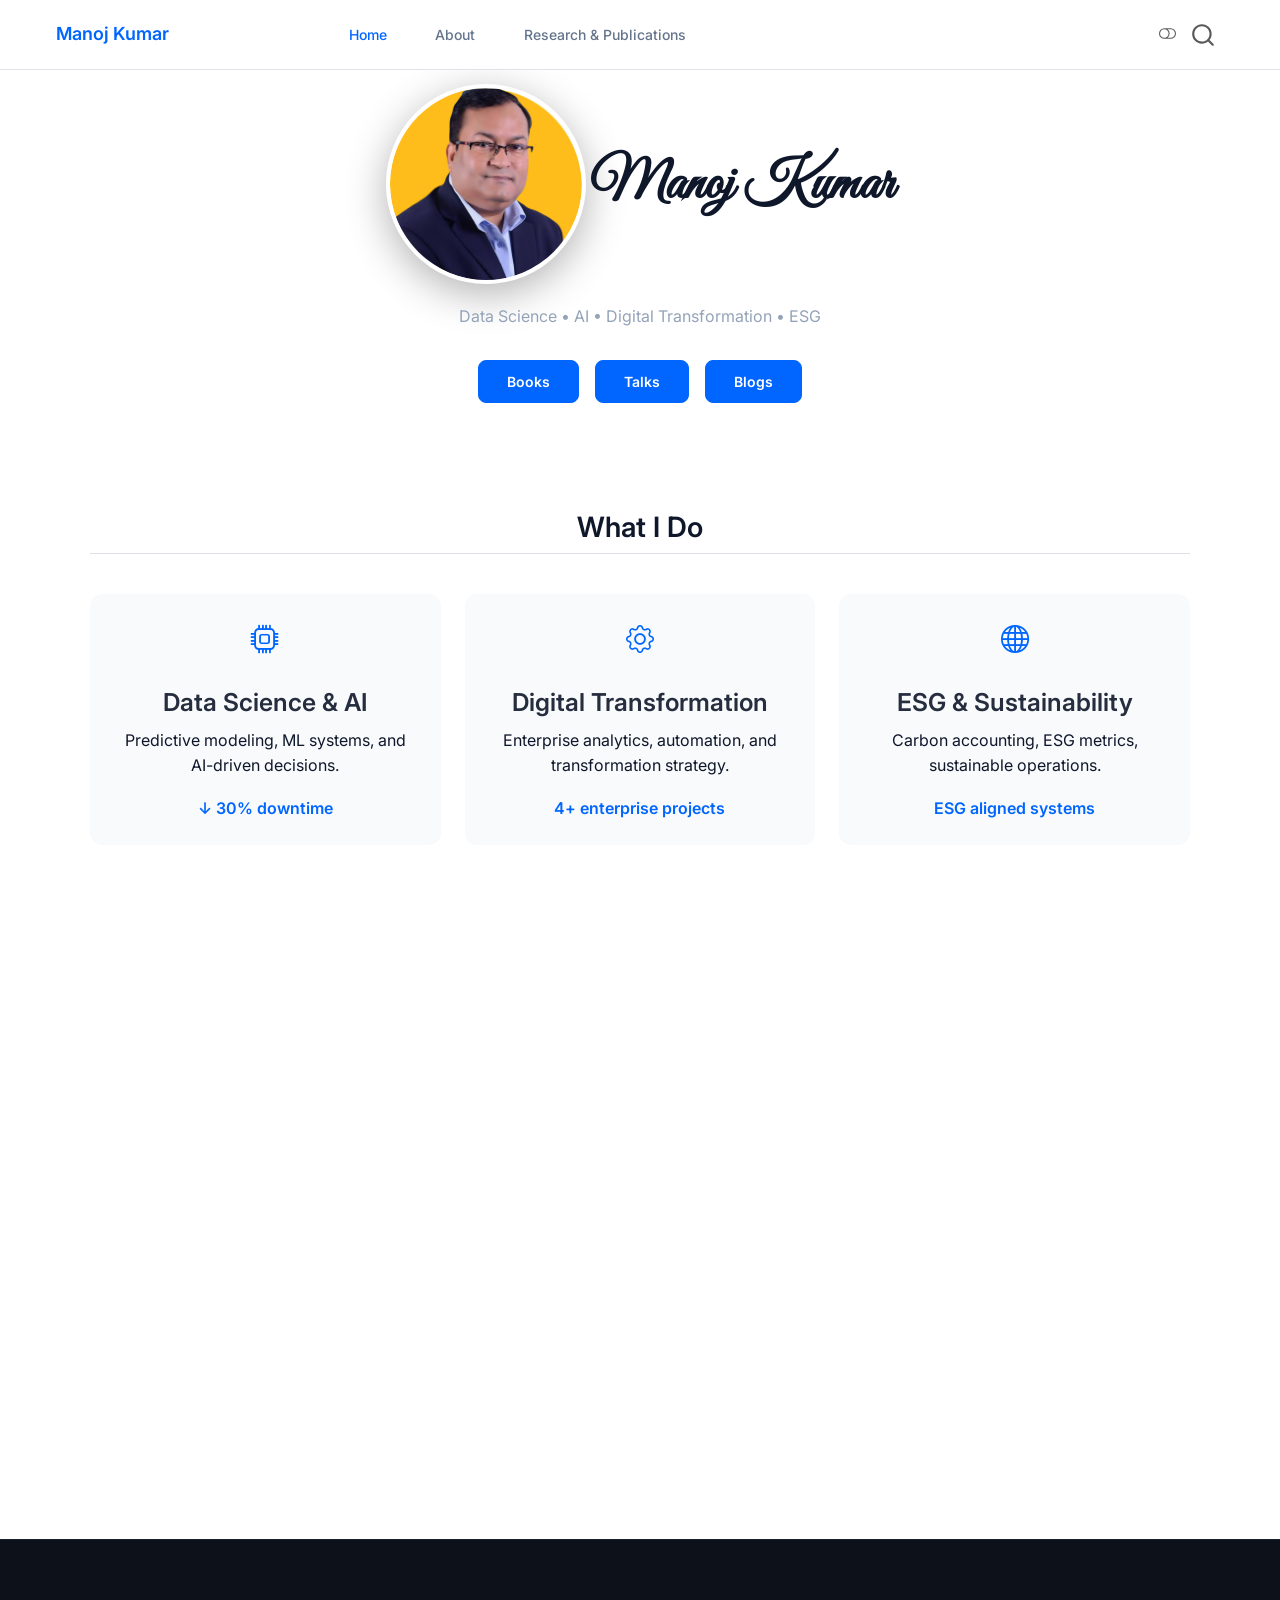
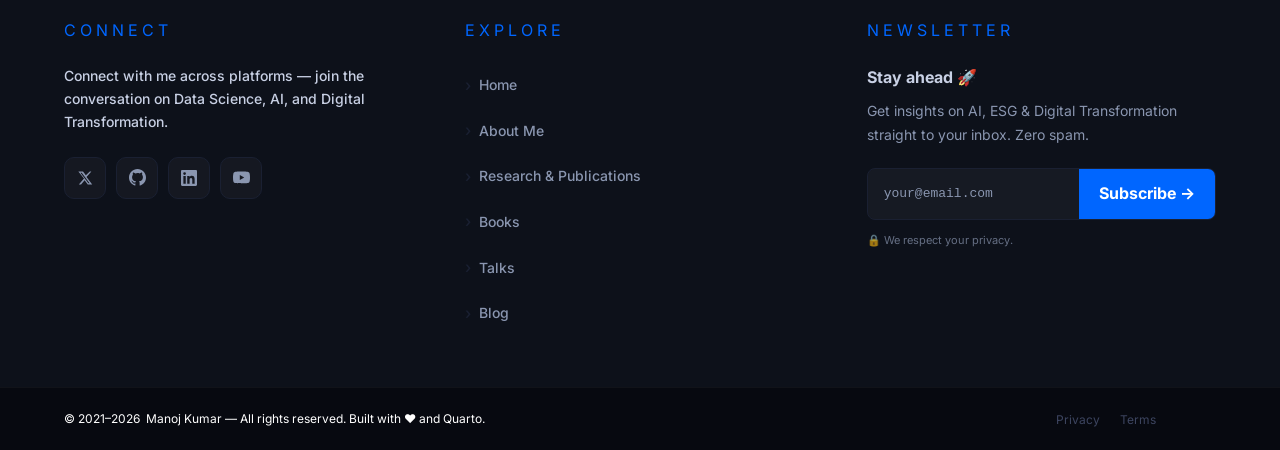
<file: docs/index.html>
<!DOCTYPE html>
<html xmlns="http://www.w3.org/1999/xhtml" lang="en" xml:lang="en"><head>

<meta charset="utf-8">
<meta name="generator" content="quarto-1.8.27">

<meta name="viewport" content="width=device-width, initial-scale=1.0, user-scalable=yes">


<title>Manoj Kumar</title>
<style>
code{white-space: pre-wrap;}
span.smallcaps{font-variant: small-caps;}
div.columns{display: flex; gap: min(4vw, 1.5em);}
div.column{flex: auto; overflow-x: auto;}
div.hanging-indent{margin-left: 1.5em; text-indent: -1.5em;}
ul.task-list{list-style: none;}
ul.task-list li input[type="checkbox"] {
  width: 0.8em;
  margin: 0 0.8em 0.2em -1em; /* quarto-specific, see https://github.com/quarto-dev/quarto-cli/issues/4556 */ 
  vertical-align: middle;
}
.display.math{display: block; text-align: center; margin: 0.5rem auto;}
</style>


<script src="site_libs/quarto-nav/quarto-nav.js"></script>
<script src="site_libs/clipboard/clipboard.min.js"></script>
<script src="site_libs/quarto-search/autocomplete.umd.js"></script>
<script src="site_libs/quarto-search/fuse.min.js"></script>
<script src="site_libs/quarto-search/quarto-search.js"></script>
<meta name="quarto:offset" content="./">
<script src="site_libs/quarto-html/quarto.js" type="module"></script>
<script src="site_libs/quarto-html/tabsets/tabsets.js" type="module"></script>
<script src="site_libs/quarto-html/axe/axe-check.js" type="module"></script>
<script src="site_libs/quarto-html/popper.min.js"></script>
<script src="site_libs/quarto-html/tippy.umd.min.js"></script>
<script src="site_libs/quarto-html/anchor.min.js"></script>
<link href="site_libs/quarto-html/tippy.css" rel="stylesheet">
<link href="site_libs/quarto-html/quarto-syntax-highlighting-ed96de9b727972fe78a7b5d16c58bf87.css" rel="stylesheet" class="quarto-color-scheme" id="quarto-text-highlighting-styles">
<link href="site_libs/quarto-html/quarto-syntax-highlighting-dark-4d9afe2b8d18ee9fa5d0d57b5ed4214d.css" rel="stylesheet" class="quarto-color-scheme quarto-color-alternate" id="quarto-text-highlighting-styles">
<link href="site_libs/quarto-html/quarto-syntax-highlighting-ed96de9b727972fe78a7b5d16c58bf87.css" rel="stylesheet" class="quarto-color-scheme-extra" id="quarto-text-highlighting-styles">
<script src="site_libs/bootstrap/bootstrap.min.js"></script>
<link href="site_libs/bootstrap/bootstrap-icons.css" rel="stylesheet">
<link href="site_libs/bootstrap/bootstrap-d3264854bef6d6e2e1e64f029da655b1.min.css" rel="stylesheet" append-hash="true" class="quarto-color-scheme" id="quarto-bootstrap" data-mode="light">
<link href="site_libs/bootstrap/bootstrap-dark-2e3606d5f43852cfc198a66f8206e9b9.min.css" rel="stylesheet" append-hash="true" class="quarto-color-scheme quarto-color-alternate" id="quarto-bootstrap" data-mode="dark">
<link href="site_libs/bootstrap/bootstrap-d3264854bef6d6e2e1e64f029da655b1.min.css" rel="stylesheet" append-hash="true" class="quarto-color-scheme-extra" id="quarto-bootstrap" data-mode="light">
<script id="quarto-search-options" type="application/json">{
  "location": "navbar",
  "copy-button": false,
  "collapse-after": 3,
  "panel-placement": "end",
  "type": "overlay",
  "limit": 50,
  "keyboard-shortcut": [
    "f",
    "/",
    "s"
  ],
  "language": {
    "search-no-results-text": "No results",
    "search-matching-documents-text": "matching documents",
    "search-copy-link-title": "Copy link to search",
    "search-hide-matches-text": "Hide additional matches",
    "search-more-match-text": "more match in this document",
    "search-more-matches-text": "more matches in this document",
    "search-clear-button-title": "Clear",
    "search-text-placeholder": "",
    "search-detached-cancel-button-title": "Cancel",
    "search-submit-button-title": "Submit",
    "search-label": "Search"
  }
}</script>


<link rel="stylesheet" href="styles/theme.css">
</head>

<body class="nav-fixed fullcontent quarto-light"><script id="quarto-html-before-body" type="application/javascript">
    const toggleBodyColorMode = (bsSheetEl) => {
      const mode = bsSheetEl.getAttribute("data-mode");
      const bodyEl = window.document.querySelector("body");
      if (mode === "dark") {
        bodyEl.classList.add("quarto-dark");
        bodyEl.classList.remove("quarto-light");
      } else {
        bodyEl.classList.add("quarto-light");
        bodyEl.classList.remove("quarto-dark");
      }
    }
    const toggleBodyColorPrimary = () => {
      const bsSheetEl = window.document.querySelector("link#quarto-bootstrap:not([rel=disabled-stylesheet])");
      if (bsSheetEl) {
        toggleBodyColorMode(bsSheetEl);
      }
    }
    const setColorSchemeToggle = (alternate) => {
      const toggles = window.document.querySelectorAll('.quarto-color-scheme-toggle');
      for (let i=0; i < toggles.length; i++) {
        const toggle = toggles[i];
        if (toggle) {
          if (alternate) {
            toggle.classList.add("alternate");
          } else {
            toggle.classList.remove("alternate");
          }
        }
      }
    };
    const toggleColorMode = (alternate) => {
      // Switch the stylesheets
      const primaryStylesheets = window.document.querySelectorAll('link.quarto-color-scheme:not(.quarto-color-alternate)');
      const alternateStylesheets = window.document.querySelectorAll('link.quarto-color-scheme.quarto-color-alternate');
      manageTransitions('#quarto-margin-sidebar .nav-link', false);
      if (alternate) {
        // note: dark is layered on light, we don't disable primary!
        enableStylesheet(alternateStylesheets);
        for (const sheetNode of alternateStylesheets) {
          if (sheetNode.id === "quarto-bootstrap") {
            toggleBodyColorMode(sheetNode);
          }
        }
      } else {
        disableStylesheet(alternateStylesheets);
        enableStylesheet(primaryStylesheets)
        toggleBodyColorPrimary();
      }
      manageTransitions('#quarto-margin-sidebar .nav-link', true);
      // Switch the toggles
      setColorSchemeToggle(alternate)
      // Hack to workaround the fact that safari doesn't
      // properly recolor the scrollbar when toggling (#1455)
      if (navigator.userAgent.indexOf('Safari') > 0 && navigator.userAgent.indexOf('Chrome') == -1) {
        manageTransitions("body", false);
        window.scrollTo(0, 1);
        setTimeout(() => {
          window.scrollTo(0, 0);
          manageTransitions("body", true);
        }, 40);
      }
    }
    const disableStylesheet = (stylesheets) => {
      for (let i=0; i < stylesheets.length; i++) {
        const stylesheet = stylesheets[i];
        stylesheet.rel = 'disabled-stylesheet';
      }
    }
    const enableStylesheet = (stylesheets) => {
      for (let i=0; i < stylesheets.length; i++) {
        const stylesheet = stylesheets[i];
        if(stylesheet.rel !== 'stylesheet') { // for Chrome, which will still FOUC without this check
          stylesheet.rel = 'stylesheet';
        }
      }
    }
    const manageTransitions = (selector, allowTransitions) => {
      const els = window.document.querySelectorAll(selector);
      for (let i=0; i < els.length; i++) {
        const el = els[i];
        if (allowTransitions) {
          el.classList.remove('notransition');
        } else {
          el.classList.add('notransition');
        }
      }
    }
    const isFileUrl = () => {
      return window.location.protocol === 'file:';
    }
    const hasAlternateSentinel = () => {
      let styleSentinel = getColorSchemeSentinel();
      if (styleSentinel !== null) {
        return styleSentinel === "alternate";
      } else {
        return false;
      }
    }
    const setStyleSentinel = (alternate) => {
      const value = alternate ? "alternate" : "default";
      if (!isFileUrl()) {
        window.localStorage.setItem("quarto-color-scheme", value);
      } else {
        localAlternateSentinel = value;
      }
    }
    const getColorSchemeSentinel = () => {
      if (!isFileUrl()) {
        const storageValue = window.localStorage.getItem("quarto-color-scheme");
        return storageValue != null ? storageValue : localAlternateSentinel;
      } else {
        return localAlternateSentinel;
      }
    }
    const toggleGiscusIfUsed = (isAlternate, darkModeDefault) => {
      const baseTheme = document.querySelector('#giscus-base-theme')?.value ?? 'light';
      const alternateTheme = document.querySelector('#giscus-alt-theme')?.value ?? 'dark';
      let newTheme = '';
      if(authorPrefersDark) {
        newTheme = isAlternate ? baseTheme : alternateTheme;
      } else {
        newTheme = isAlternate ? alternateTheme : baseTheme;
      }
      const changeGiscusTheme = () => {
        // From: https://github.com/giscus/giscus/issues/336
        const sendMessage = (message) => {
          const iframe = document.querySelector('iframe.giscus-frame');
          if (!iframe) return;
          iframe.contentWindow.postMessage({ giscus: message }, 'https://giscus.app');
        }
        sendMessage({
          setConfig: {
            theme: newTheme
          }
        });
      }
      const isGiscussLoaded = window.document.querySelector('iframe.giscus-frame') !== null;
      if (isGiscussLoaded) {
        changeGiscusTheme();
      }
    };
    const authorPrefersDark = false;
    const darkModeDefault = authorPrefersDark;
      document.querySelector('link#quarto-text-highlighting-styles.quarto-color-scheme-extra').rel = 'disabled-stylesheet';
      document.querySelector('link#quarto-bootstrap.quarto-color-scheme-extra').rel = 'disabled-stylesheet';
    let localAlternateSentinel = darkModeDefault ? 'alternate' : 'default';
    // Dark / light mode switch
    window.quartoToggleColorScheme = () => {
      // Read the current dark / light value
      let toAlternate = !hasAlternateSentinel();
      toggleColorMode(toAlternate);
      setStyleSentinel(toAlternate);
      toggleGiscusIfUsed(toAlternate, darkModeDefault);
      window.dispatchEvent(new Event('resize'));
    };
    // Switch to dark mode if need be
    if (hasAlternateSentinel()) {
      toggleColorMode(true);
    } else {
      toggleColorMode(false);
    }
  </script>

<div id="quarto-search-results"></div>
  <header id="quarto-header" class="headroom fixed-top">
    <nav class="navbar navbar-expand-lg " data-bs-theme="dark">
      <div class="navbar-container container-fluid">
      <div class="navbar-brand-container mx-auto">
    <a class="navbar-brand" href="./index.html">
    <span class="navbar-title">Manoj Kumar</span>
    </a>
  </div>
            <div id="quarto-search" class="" title="Search"></div>
          <button class="navbar-toggler" type="button" data-bs-toggle="collapse" data-bs-target="#navbarCollapse" aria-controls="navbarCollapse" role="menu" aria-expanded="false" aria-label="Toggle navigation" onclick="if (window.quartoToggleHeadroom) { window.quartoToggleHeadroom(); }">
  <span class="navbar-toggler-icon"></span>
</button>
          <div class="collapse navbar-collapse" id="navbarCollapse">
            <ul class="navbar-nav navbar-nav-scroll me-auto">
  <li class="nav-item">
    <a class="nav-link active" href="./index.html" aria-current="page"> 
<span class="menu-text">Home</span></a>
  </li>  
  <li class="nav-item">
    <a class="nav-link" href="./about.html"> 
<span class="menu-text">About</span></a>
  </li>  
  <li class="nav-item">
    <a class="nav-link" href="./rnd.html"> 
<span class="menu-text">Research &amp; Publications</span></a>
  </li>  
</ul>
            <ul class="navbar-nav navbar-nav-scroll ms-auto">
</ul>
          </div> <!-- /navcollapse -->
            <div class="quarto-navbar-tools">
  <a href="" class="quarto-color-scheme-toggle quarto-navigation-tool  px-1" onclick="window.quartoToggleColorScheme(); return false;" title="Toggle dark mode"><i class="bi"></i></a>
</div>
      </div> <!-- /container-fluid -->
    </nav>
</header>
<!-- content -->
<div id="quarto-content" class="quarto-container page-layout-custom page-navbar">
<!-- sidebar -->
<!-- margin-sidebar -->
<!-- main -->






<section class="hero">
  <div class="hero-container">

    <img src="images/profile.png" class="hero-profile-img">

    <h1 class="hero-name">Manoj Kumar</h1>

    <p class="hero-description">
      Data Science • AI • Digital Transformation • ESG
    </p>

    <div class="hero-actions">
      <a href="./books.html" class="btn">Books</a>
      <a href="./talks.html" class="btn">Talks</a>
      <a href="./blog.html" class="btn">Blogs</a>
    </div>

  </div>
</section>

<section class="section section-what reveal">
  <div class="section-container">

    <h2 class="section-title">What I Do</h2>

    <div class="card-grid-3">

      <div class="card-feature">
        <div class="card-icon"><i class="bi bi-cpu"></i></div>
        <h3>Data Science &amp; AI</h3>
        <p>Predictive modeling, ML systems, and AI-driven decisions.</p>
        <div class="card-metric">↓ 30% downtime</div>
      </div>

      <div class="card-feature">
        <div class="card-icon"><i class="bi bi-gear"></i></div>
        <h3>Digital Transformation</h3>
        <p>Enterprise analytics, automation, and transformation strategy.</p>
        <div class="card-metric">4+ enterprise projects</div>
      </div>

      <div class="card-feature">
        <div class="card-icon"><i class="bi bi-globe"></i></div>
        <h3>ESG &amp; Sustainability</h3>
        <p>Carbon accounting, ESG metrics, sustainable operations.</p>
        <div class="card-metric">ESG aligned systems</div>
      </div>

    </div>

  </div>
</section>

<section class="section section-work reveal">
  <div class="section-container">

    <h2 class="section-title">Featured Work</h2>

    <div class="card-grid-2">

      <div class="card-work">
        <div class="work-header">
          <h3>Predictive Maintenance</h3>
          <span class="tag">Mining</span>
        </div>

        <p>ML models to optimize equipment lifecycle and reduce failure risk.</p>

        <div class="work-metrics">
          <span>↓ 30% downtime</span>
          <span>↑ 20% efficiency</span>
        </div>
      </div>

      <div class="card-work">
        <div class="work-header">
          <h3>AI Portfolio Strategy</h3>
          <span class="tag">Enterprise</span>
        </div>

        <p>Framework to evaluate ROI and prioritize AI initiatives.</p>

        <div class="work-metrics">
          <span>10+ use cases</span>
          <span>ROI framework</span>
        </div>
      </div>

      <div class="card-work">
        <div class="work-header">
          <h3>Carbon Accounting</h3>
          <span class="tag">ESG</span>
        </div>

        <p>End-to-end sustainability tracking aligned with global standards.</p>

        <div class="work-metrics">
          <span>Scope 1–3</span>
          <span>Compliance ready</span>
        </div>
      </div>

      <div class="card-work">
        <div class="work-header">
          <h3>IoT Analytics Pipeline</h3>
          <span class="tag">Real-time</span>
        </div>

        <p>Streaming analytics system for industrial IoT data.</p>

        <div class="work-metrics">
          <span>Real-time</span>
          <span>High scalability</span>
        </div>
      </div>

    </div>

  </div>
</section>





<footer id="site-footer" class="column-screen">

  <div class="footer-main">



    <div class="ft-col">

      <p class="ft-col-heading">Connect</p>

      <p class="ft-social-intro">Connect with me across platforms — join the conversation on Data Science, AI, and Digital Transformation.</p>

      <div class="ft-social-icons">

        <a href="#" class="social-icon tw" target="_blank" aria-label="Follow me on X">

          <svg xmlns="http://www.w3.org/2000/svg" width="16" height="16" viewbox="0 0 24 24" fill="currentColor"><path d="M18.244 2.25h3.308l-7.227 8.26 8.502 11.24H16.17l-4.714-6.231-5.401 6.231H2.744l7.734-8.836L2.02 2.25h6.988l4.26 5.636 5.975-5.636zm-1.161 17.52h1.833L7.084 4.126H5.117z"></path></svg>

        </a>

        <a href="#" class="social-icon gh" target="_blank" aria-label="My GitHub">

          <svg xmlns="http://www.w3.org/2000/svg" width="17" height="17" viewbox="0 0 24 24" fill="currentColor"><path d="M12 0C5.374 0 0 5.373 0 12c0 5.302 3.438 9.8 8.207 11.387.599.111.793-.261.793-.577v-2.234c-3.338.726-4.033-1.416-4.033-1.416-.546-1.387-1.333-1.756-1.333-1.756-1.089-.745.083-.729.083-.729 1.205.084 1.839 1.237 1.839 1.237 1.07 1.834 2.807 1.304 3.492.997.107-.775.418-1.305.762-1.604-2.665-.305-5.467-1.334-5.467-5.931 0-1.311.469-2.381 1.236-3.221-.124-.303-.535-1.524.117-3.176 0 0 1.008-.322 3.301 1.23A11.509 11.509 0 0 1 12 5.803c1.02.005 2.047.138 3.006.404 2.291-1.552 3.297-1.23 3.297-1.23.653 1.653.242 2.874.118 3.176.77.84 1.235 1.911 1.235 3.221 0 4.609-2.807 5.624-5.479 5.921.43.372.823 1.102.823 2.222v3.293c0 .319.192.694.801.576C20.566 21.797 24 17.3 24 12c0-6.627-5.373-12-12-12z"></path></svg>

        </a>

        <a href="#" class="social-icon li" target="_blank" aria-label="Connect on LinkedIn">

          <svg xmlns="http://www.w3.org/2000/svg" width="16" height="16" viewbox="0 0 24 24" fill="currentColor"><path d="M20.447 20.452h-3.554v-5.569c0-1.328-.027-3.037-1.852-3.037-1.853 0-2.136 1.445-2.136 2.939v5.667H9.351V9h3.414v1.561h.046c.477-.9 1.637-1.85 3.37-1.85 3.601 0 4.267 2.37 4.267 5.455v6.286zM5.337 7.433a2.062 2.062 0 0 1-2.063-2.065 2.064 2.064 0 1 1 2.063 2.065zm1.782 13.019H3.555V9h3.564v11.452zM22.225 0H1.771C.792 0 0 .774 0 1.729v20.542C0 23.227.792 24 1.771 24h20.451C23.2 24 24 23.227 24 22.271V1.729C24 .774 23.2 0 22.222 0h.003z"></path></svg>

        </a>

        <a href="#" class="social-icon yt" target="_blank" aria-label="My YouTube">

          <svg xmlns="http://www.w3.org/2000/svg" width="17" height="17" viewbox="0 0 24 24" fill="currentColor"><path d="M23.495 6.205a3.007 3.007 0 0 0-2.088-2.088c-1.87-.501-9.396-.501-9.396-.501s-7.507-.01-9.396.501A3.007 3.007 0 0 0 .527 6.205a31.247 31.247 0 0 0-.522 5.805 31.247 31.247 0 0 0 .522 5.783 3.007 3.007 0 0 0 2.088 2.088c1.868.502 9.396.502 9.396.502s7.506 0 9.396-.502a3.007 3.007 0 0 0 2.088-2.088 31.247 31.247 0 0 0 .5-5.783 31.247 31.247 0 0 0-.5-5.805zM9.609 15.601V8.408l6.264 3.602z"></path></svg>

        </a>

      </div>

    </div>



    <div class="ft-col">

      <p class="ft-col-heading">Explore</p>

      <ul class="ft-links-list">

        <li><a href="./index.html">Home</a></li>

        <li><a href="./about.html">About Me</a></li>

        <li><a href="./rnd.html">Research &amp; Publications</a></li>

        <li><a href="./books.html">Books</a></li>

        <li><a href="./talks.html">Talks</a></li>

        <li><a href="./blog.html">Blog</a></li>

      </ul>

    </div>



    <div class="ft-col">

      <p class="ft-col-heading">Newsletter</p>

      <div class="ft-newsletter-text">

        <strong>Stay ahead 🚀</strong>

        Get insights on AI, ESG &amp; Digital Transformation straight to your inbox. Zero spam.

      </div>

      <div class="newsletter-form">

        <input type="email" id="nl-email" placeholder="your@email.com" aria-label="Email address">

        <button type="button" id="nl-btn" onclick="handleSubscribe()">Subscribe →</button>

      </div>

      <p class="ft-privacy-note">🔒 We respect your privacy.</p>

    </div>



  </div>



  <div class="footer-copy">

    <div class="footer-copy-inner">

      <p class="copy-text">

        © 2021–<span id="copy-year"></span>&nbsp; Manoj Kumar — All rights reserved. Built with ❤️ and Quarto.

      </p>

      <ul class="copy-links">

        <li><a href="#">Privacy</a></li>

        <li><a href="#">Terms</a></li>

      </ul>

    </div>

  </div>

</footer>



<button id="go-top" aria-label="Scroll back to top">

  <svg viewbox="0 0 24 24" xmlns="http://www.w3.org/2000/svg">

    <polyline points="18 15 12 9 6 15"></polyline>

  </svg>

</button>



<script src="styles/scroll.js"></script>
<script id="quarto-html-after-body" type="application/javascript">
  window.document.addEventListener("DOMContentLoaded", function (event) {
    // Ensure there is a toggle, if there isn't float one in the top right
    if (window.document.querySelector('.quarto-color-scheme-toggle') === null) {
      const a = window.document.createElement('a');
      a.classList.add('top-right');
      a.classList.add('quarto-color-scheme-toggle');
      a.href = "";
      a.onclick = function() { try { window.quartoToggleColorScheme(); } catch {} return false; };
      const i = window.document.createElement("i");
      i.classList.add('bi');
      a.appendChild(i);
      window.document.body.appendChild(a);
    }
    setColorSchemeToggle(hasAlternateSentinel())
    const icon = "";
    const anchorJS = new window.AnchorJS();
    anchorJS.options = {
      placement: 'right',
      icon: icon
    };
    anchorJS.add('.anchored');
    const isCodeAnnotation = (el) => {
      for (const clz of el.classList) {
        if (clz.startsWith('code-annotation-')) {                     
          return true;
        }
      }
      return false;
    }
    const onCopySuccess = function(e) {
      // button target
      const button = e.trigger;
      // don't keep focus
      button.blur();
      // flash "checked"
      button.classList.add('code-copy-button-checked');
      var currentTitle = button.getAttribute("title");
      button.setAttribute("title", "Copied!");
      let tooltip;
      if (window.bootstrap) {
        button.setAttribute("data-bs-toggle", "tooltip");
        button.setAttribute("data-bs-placement", "left");
        button.setAttribute("data-bs-title", "Copied!");
        tooltip = new bootstrap.Tooltip(button, 
          { trigger: "manual", 
            customClass: "code-copy-button-tooltip",
            offset: [0, -8]});
        tooltip.show();    
      }
      setTimeout(function() {
        if (tooltip) {
          tooltip.hide();
          button.removeAttribute("data-bs-title");
          button.removeAttribute("data-bs-toggle");
          button.removeAttribute("data-bs-placement");
        }
        button.setAttribute("title", currentTitle);
        button.classList.remove('code-copy-button-checked');
      }, 1000);
      // clear code selection
      e.clearSelection();
    }
    const getTextToCopy = function(trigger) {
      const outerScaffold = trigger.parentElement.cloneNode(true);
      const codeEl = outerScaffold.querySelector('code');
      for (const childEl of codeEl.children) {
        if (isCodeAnnotation(childEl)) {
          childEl.remove();
        }
      }
      return codeEl.innerText;
    }
    const clipboard = new window.ClipboardJS('.code-copy-button:not([data-in-quarto-modal])', {
      text: getTextToCopy
    });
    clipboard.on('success', onCopySuccess);
    if (window.document.getElementById('quarto-embedded-source-code-modal')) {
      const clipboardModal = new window.ClipboardJS('.code-copy-button[data-in-quarto-modal]', {
        text: getTextToCopy,
        container: window.document.getElementById('quarto-embedded-source-code-modal')
      });
      clipboardModal.on('success', onCopySuccess);
    }
      var localhostRegex = new RegExp(/^(?:http|https):\/\/localhost\:?[0-9]*\//);
      var mailtoRegex = new RegExp(/^mailto:/);
        var filterRegex = new RegExp('/' + window.location.host + '/');
      var isInternal = (href) => {
          return filterRegex.test(href) || localhostRegex.test(href) || mailtoRegex.test(href);
      }
      // Inspect non-navigation links and adorn them if external
     var links = window.document.querySelectorAll('a[href]:not(.nav-link):not(.navbar-brand):not(.toc-action):not(.sidebar-link):not(.sidebar-item-toggle):not(.pagination-link):not(.no-external):not([aria-hidden]):not(.dropdown-item):not(.quarto-navigation-tool):not(.about-link)');
      for (var i=0; i<links.length; i++) {
        const link = links[i];
        if (!isInternal(link.href)) {
          // undo the damage that might have been done by quarto-nav.js in the case of
          // links that we want to consider external
          if (link.dataset.originalHref !== undefined) {
            link.href = link.dataset.originalHref;
          }
        }
      }
    function tippyHover(el, contentFn, onTriggerFn, onUntriggerFn) {
      const config = {
        allowHTML: true,
        maxWidth: 500,
        delay: 100,
        arrow: false,
        appendTo: function(el) {
            return el.parentElement;
        },
        interactive: true,
        interactiveBorder: 10,
        theme: 'quarto',
        placement: 'bottom-start',
      };
      if (contentFn) {
        config.content = contentFn;
      }
      if (onTriggerFn) {
        config.onTrigger = onTriggerFn;
      }
      if (onUntriggerFn) {
        config.onUntrigger = onUntriggerFn;
      }
      window.tippy(el, config); 
    }
    const noterefs = window.document.querySelectorAll('a[role="doc-noteref"]');
    for (var i=0; i<noterefs.length; i++) {
      const ref = noterefs[i];
      tippyHover(ref, function() {
        // use id or data attribute instead here
        let href = ref.getAttribute('data-footnote-href') || ref.getAttribute('href');
        try { href = new URL(href).hash; } catch {}
        const id = href.replace(/^#\/?/, "");
        const note = window.document.getElementById(id);
        if (note) {
          return note.innerHTML;
        } else {
          return "";
        }
      });
    }
    const xrefs = window.document.querySelectorAll('a.quarto-xref');
    const processXRef = (id, note) => {
      // Strip column container classes
      const stripColumnClz = (el) => {
        el.classList.remove("page-full", "page-columns");
        if (el.children) {
          for (const child of el.children) {
            stripColumnClz(child);
          }
        }
      }
      stripColumnClz(note)
      if (id === null || id.startsWith('sec-')) {
        // Special case sections, only their first couple elements
        const container = document.createElement("div");
        if (note.children && note.children.length > 2) {
          container.appendChild(note.children[0].cloneNode(true));
          for (let i = 1; i < note.children.length; i++) {
            const child = note.children[i];
            if (child.tagName === "P" && child.innerText === "") {
              continue;
            } else {
              container.appendChild(child.cloneNode(true));
              break;
            }
          }
          if (window.Quarto?.typesetMath) {
            window.Quarto.typesetMath(container);
          }
          return container.innerHTML
        } else {
          if (window.Quarto?.typesetMath) {
            window.Quarto.typesetMath(note);
          }
          return note.innerHTML;
        }
      } else {
        // Remove any anchor links if they are present
        const anchorLink = note.querySelector('a.anchorjs-link');
        if (anchorLink) {
          anchorLink.remove();
        }
        if (window.Quarto?.typesetMath) {
          window.Quarto.typesetMath(note);
        }
        if (note.classList.contains("callout")) {
          return note.outerHTML;
        } else {
          return note.innerHTML;
        }
      }
    }
    for (var i=0; i<xrefs.length; i++) {
      const xref = xrefs[i];
      tippyHover(xref, undefined, function(instance) {
        instance.disable();
        let url = xref.getAttribute('href');
        let hash = undefined; 
        if (url.startsWith('#')) {
          hash = url;
        } else {
          try { hash = new URL(url).hash; } catch {}
        }
        if (hash) {
          const id = hash.replace(/^#\/?/, "");
          const note = window.document.getElementById(id);
          if (note !== null) {
            try {
              const html = processXRef(id, note.cloneNode(true));
              instance.setContent(html);
            } finally {
              instance.enable();
              instance.show();
            }
          } else {
            // See if we can fetch this
            fetch(url.split('#')[0])
            .then(res => res.text())
            .then(html => {
              const parser = new DOMParser();
              const htmlDoc = parser.parseFromString(html, "text/html");
              const note = htmlDoc.getElementById(id);
              if (note !== null) {
                const html = processXRef(id, note);
                instance.setContent(html);
              } 
            }).finally(() => {
              instance.enable();
              instance.show();
            });
          }
        } else {
          // See if we can fetch a full url (with no hash to target)
          // This is a special case and we should probably do some content thinning / targeting
          fetch(url)
          .then(res => res.text())
          .then(html => {
            const parser = new DOMParser();
            const htmlDoc = parser.parseFromString(html, "text/html");
            const note = htmlDoc.querySelector('main.content');
            if (note !== null) {
              // This should only happen for chapter cross references
              // (since there is no id in the URL)
              // remove the first header
              if (note.children.length > 0 && note.children[0].tagName === "HEADER") {
                note.children[0].remove();
              }
              const html = processXRef(null, note);
              instance.setContent(html);
            } 
          }).finally(() => {
            instance.enable();
            instance.show();
          });
        }
      }, function(instance) {
      });
    }
        let selectedAnnoteEl;
        const selectorForAnnotation = ( cell, annotation) => {
          let cellAttr = 'data-code-cell="' + cell + '"';
          let lineAttr = 'data-code-annotation="' +  annotation + '"';
          const selector = 'span[' + cellAttr + '][' + lineAttr + ']';
          return selector;
        }
        const selectCodeLines = (annoteEl) => {
          const doc = window.document;
          const targetCell = annoteEl.getAttribute("data-target-cell");
          const targetAnnotation = annoteEl.getAttribute("data-target-annotation");
          const annoteSpan = window.document.querySelector(selectorForAnnotation(targetCell, targetAnnotation));
          const lines = annoteSpan.getAttribute("data-code-lines").split(",");
          const lineIds = lines.map((line) => {
            return targetCell + "-" + line;
          })
          let top = null;
          let height = null;
          let parent = null;
          if (lineIds.length > 0) {
              //compute the position of the single el (top and bottom and make a div)
              const el = window.document.getElementById(lineIds[0]);
              top = el.offsetTop;
              height = el.offsetHeight;
              parent = el.parentElement.parentElement;
            if (lineIds.length > 1) {
              const lastEl = window.document.getElementById(lineIds[lineIds.length - 1]);
              const bottom = lastEl.offsetTop + lastEl.offsetHeight;
              height = bottom - top;
            }
            if (top !== null && height !== null && parent !== null) {
              // cook up a div (if necessary) and position it 
              let div = window.document.getElementById("code-annotation-line-highlight");
              if (div === null) {
                div = window.document.createElement("div");
                div.setAttribute("id", "code-annotation-line-highlight");
                div.style.position = 'absolute';
                parent.appendChild(div);
              }
              div.style.top = top - 2 + "px";
              div.style.height = height + 4 + "px";
              div.style.left = 0;
              let gutterDiv = window.document.getElementById("code-annotation-line-highlight-gutter");
              if (gutterDiv === null) {
                gutterDiv = window.document.createElement("div");
                gutterDiv.setAttribute("id", "code-annotation-line-highlight-gutter");
                gutterDiv.style.position = 'absolute';
                const codeCell = window.document.getElementById(targetCell);
                const gutter = codeCell.querySelector('.code-annotation-gutter');
                gutter.appendChild(gutterDiv);
              }
              gutterDiv.style.top = top - 2 + "px";
              gutterDiv.style.height = height + 4 + "px";
            }
            selectedAnnoteEl = annoteEl;
          }
        };
        const unselectCodeLines = () => {
          const elementsIds = ["code-annotation-line-highlight", "code-annotation-line-highlight-gutter"];
          elementsIds.forEach((elId) => {
            const div = window.document.getElementById(elId);
            if (div) {
              div.remove();
            }
          });
          selectedAnnoteEl = undefined;
        };
          // Handle positioning of the toggle
      window.addEventListener(
        "resize",
        throttle(() => {
          elRect = undefined;
          if (selectedAnnoteEl) {
            selectCodeLines(selectedAnnoteEl);
          }
        }, 10)
      );
      function throttle(fn, ms) {
      let throttle = false;
      let timer;
        return (...args) => {
          if(!throttle) { // first call gets through
              fn.apply(this, args);
              throttle = true;
          } else { // all the others get throttled
              if(timer) clearTimeout(timer); // cancel #2
              timer = setTimeout(() => {
                fn.apply(this, args);
                timer = throttle = false;
              }, ms);
          }
        };
      }
        // Attach click handler to the DT
        const annoteDls = window.document.querySelectorAll('dt[data-target-cell]');
        for (const annoteDlNode of annoteDls) {
          annoteDlNode.addEventListener('click', (event) => {
            const clickedEl = event.target;
            if (clickedEl !== selectedAnnoteEl) {
              unselectCodeLines();
              const activeEl = window.document.querySelector('dt[data-target-cell].code-annotation-active');
              if (activeEl) {
                activeEl.classList.remove('code-annotation-active');
              }
              selectCodeLines(clickedEl);
              clickedEl.classList.add('code-annotation-active');
            } else {
              // Unselect the line
              unselectCodeLines();
              clickedEl.classList.remove('code-annotation-active');
            }
          });
        }
    const findCites = (el) => {
      const parentEl = el.parentElement;
      if (parentEl) {
        const cites = parentEl.dataset.cites;
        if (cites) {
          return {
            el,
            cites: cites.split(' ')
          };
        } else {
          return findCites(el.parentElement)
        }
      } else {
        return undefined;
      }
    };
    var bibliorefs = window.document.querySelectorAll('a[role="doc-biblioref"]');
    for (var i=0; i<bibliorefs.length; i++) {
      const ref = bibliorefs[i];
      const citeInfo = findCites(ref);
      if (citeInfo) {
        tippyHover(citeInfo.el, function() {
          var popup = window.document.createElement('div');
          citeInfo.cites.forEach(function(cite) {
            var citeDiv = window.document.createElement('div');
            citeDiv.classList.add('hanging-indent');
            citeDiv.classList.add('csl-entry');
            var biblioDiv = window.document.getElementById('ref-' + cite);
            if (biblioDiv) {
              citeDiv.innerHTML = biblioDiv.innerHTML;
            }
            popup.appendChild(citeDiv);
          });
          return popup.innerHTML;
        });
      }
    }
  });
  </script>
</div> <!-- /content -->




</body></html>
</file>
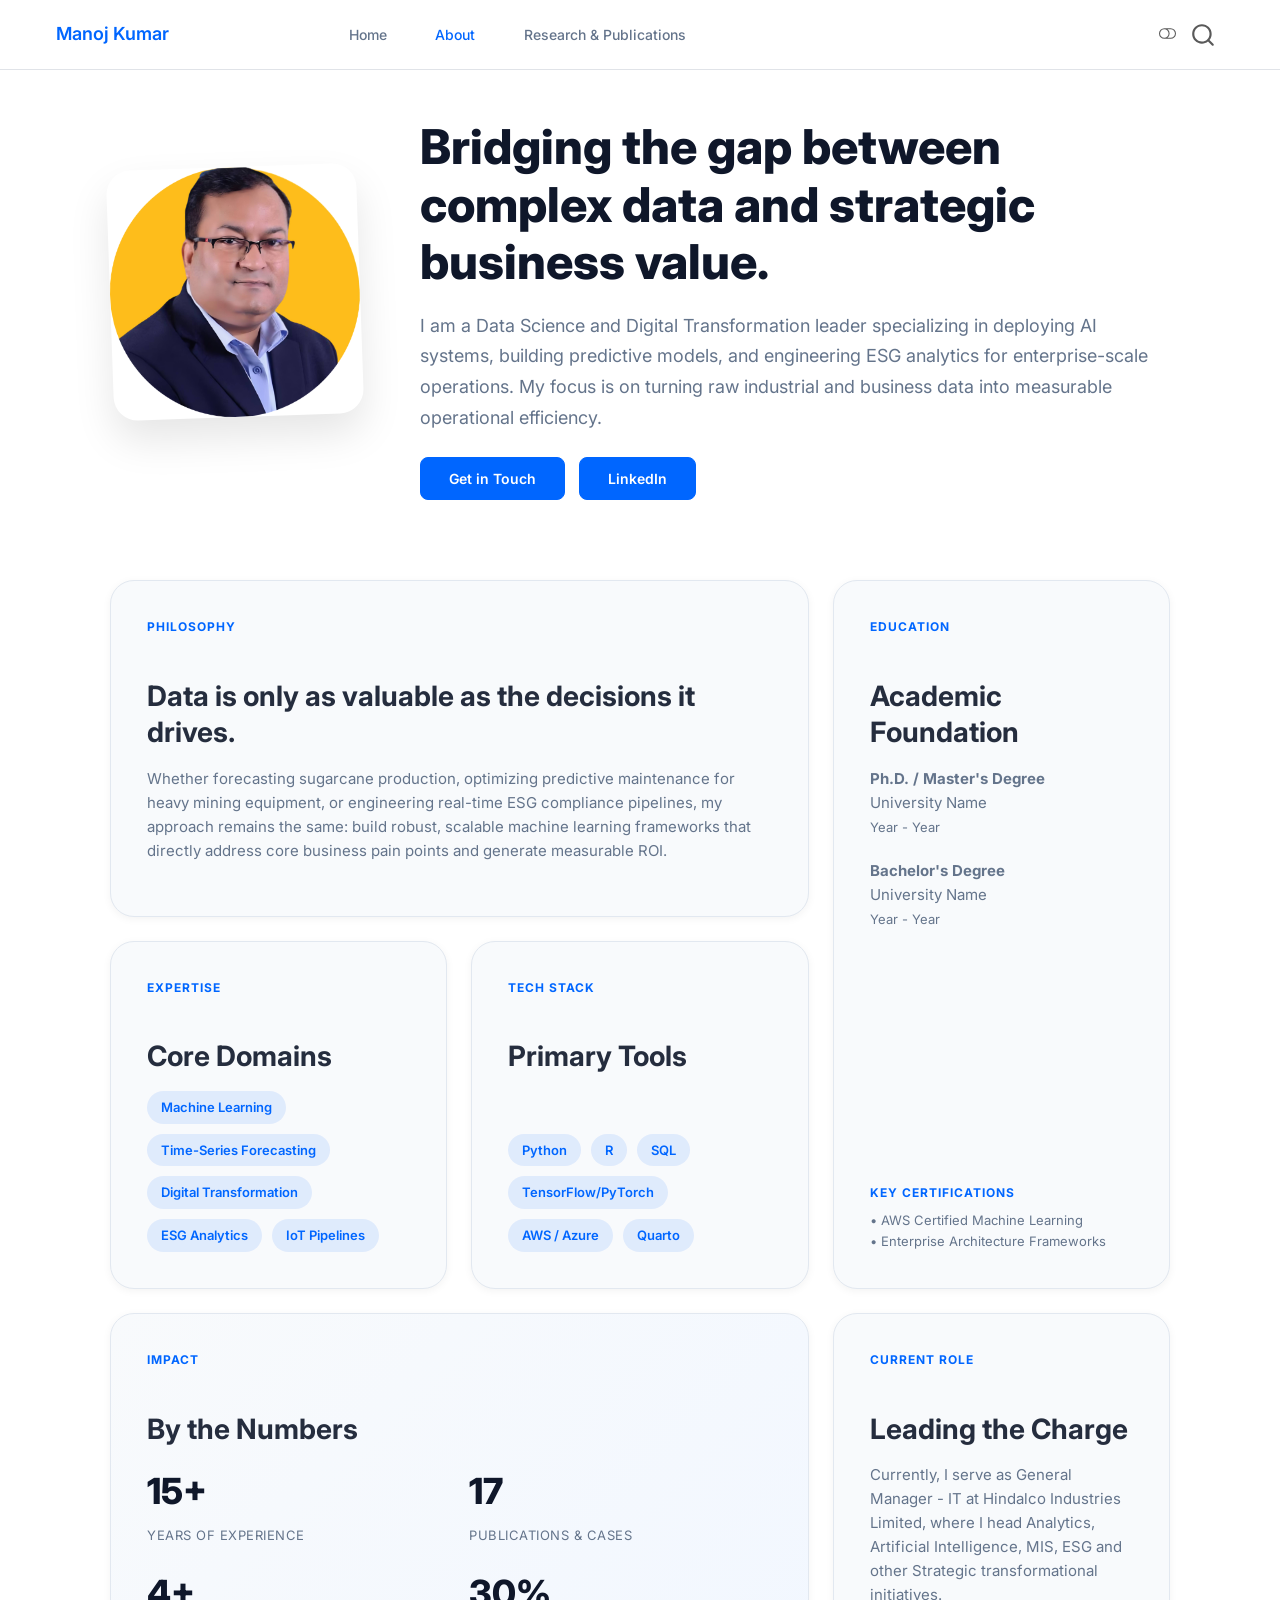
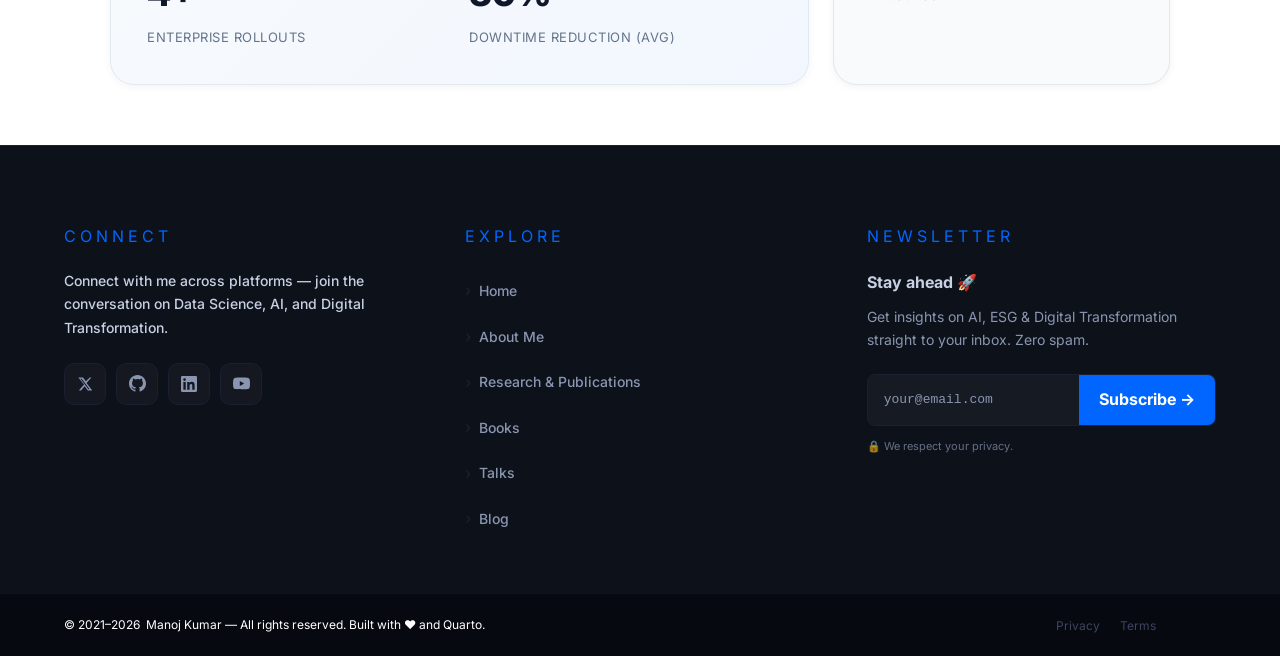
<file: docs/about.html>
<!DOCTYPE html>
<html xmlns="http://www.w3.org/1999/xhtml" lang="en" xml:lang="en"><head>

<meta charset="utf-8">
<meta name="generator" content="quarto-1.8.27">

<meta name="viewport" content="width=device-width, initial-scale=1.0, user-scalable=yes">


<title>about – Manoj Kumar</title>
<style>
code{white-space: pre-wrap;}
span.smallcaps{font-variant: small-caps;}
div.columns{display: flex; gap: min(4vw, 1.5em);}
div.column{flex: auto; overflow-x: auto;}
div.hanging-indent{margin-left: 1.5em; text-indent: -1.5em;}
ul.task-list{list-style: none;}
ul.task-list li input[type="checkbox"] {
  width: 0.8em;
  margin: 0 0.8em 0.2em -1em; /* quarto-specific, see https://github.com/quarto-dev/quarto-cli/issues/4556 */ 
  vertical-align: middle;
}
</style>


<script src="site_libs/quarto-nav/quarto-nav.js"></script>
<script src="site_libs/clipboard/clipboard.min.js"></script>
<script src="site_libs/quarto-search/autocomplete.umd.js"></script>
<script src="site_libs/quarto-search/fuse.min.js"></script>
<script src="site_libs/quarto-search/quarto-search.js"></script>
<meta name="quarto:offset" content="./">
<script src="site_libs/quarto-html/quarto.js" type="module"></script>
<script src="site_libs/quarto-html/tabsets/tabsets.js" type="module"></script>
<script src="site_libs/quarto-html/axe/axe-check.js" type="module"></script>
<script src="site_libs/quarto-html/popper.min.js"></script>
<script src="site_libs/quarto-html/tippy.umd.min.js"></script>
<script src="site_libs/quarto-html/anchor.min.js"></script>
<link href="site_libs/quarto-html/tippy.css" rel="stylesheet">
<link href="site_libs/quarto-html/quarto-syntax-highlighting-ed96de9b727972fe78a7b5d16c58bf87.css" rel="stylesheet" class="quarto-color-scheme" id="quarto-text-highlighting-styles">
<link href="site_libs/quarto-html/quarto-syntax-highlighting-dark-4d9afe2b8d18ee9fa5d0d57b5ed4214d.css" rel="stylesheet" class="quarto-color-scheme quarto-color-alternate" id="quarto-text-highlighting-styles">
<link href="site_libs/quarto-html/quarto-syntax-highlighting-ed96de9b727972fe78a7b5d16c58bf87.css" rel="stylesheet" class="quarto-color-scheme-extra" id="quarto-text-highlighting-styles">
<script src="site_libs/bootstrap/bootstrap.min.js"></script>
<link href="site_libs/bootstrap/bootstrap-icons.css" rel="stylesheet">
<link href="site_libs/bootstrap/bootstrap-d3264854bef6d6e2e1e64f029da655b1.min.css" rel="stylesheet" append-hash="true" class="quarto-color-scheme" id="quarto-bootstrap" data-mode="light">
<link href="site_libs/bootstrap/bootstrap-dark-2e3606d5f43852cfc198a66f8206e9b9.min.css" rel="stylesheet" append-hash="true" class="quarto-color-scheme quarto-color-alternate" id="quarto-bootstrap" data-mode="dark">
<link href="site_libs/bootstrap/bootstrap-d3264854bef6d6e2e1e64f029da655b1.min.css" rel="stylesheet" append-hash="true" class="quarto-color-scheme-extra" id="quarto-bootstrap" data-mode="light">
<script id="quarto-search-options" type="application/json">{
  "location": "navbar",
  "copy-button": false,
  "collapse-after": 3,
  "panel-placement": "end",
  "type": "overlay",
  "limit": 50,
  "keyboard-shortcut": [
    "f",
    "/",
    "s"
  ],
  "language": {
    "search-no-results-text": "No results",
    "search-matching-documents-text": "matching documents",
    "search-copy-link-title": "Copy link to search",
    "search-hide-matches-text": "Hide additional matches",
    "search-more-match-text": "more match in this document",
    "search-more-matches-text": "more matches in this document",
    "search-clear-button-title": "Clear",
    "search-text-placeholder": "",
    "search-detached-cancel-button-title": "Cancel",
    "search-submit-button-title": "Submit",
    "search-label": "Search"
  }
}</script>


<link rel="stylesheet" href="styles/theme.css">
</head>

<body class="nav-fixed fullcontent quarto-light"><script id="quarto-html-before-body" type="application/javascript">
    const toggleBodyColorMode = (bsSheetEl) => {
      const mode = bsSheetEl.getAttribute("data-mode");
      const bodyEl = window.document.querySelector("body");
      if (mode === "dark") {
        bodyEl.classList.add("quarto-dark");
        bodyEl.classList.remove("quarto-light");
      } else {
        bodyEl.classList.add("quarto-light");
        bodyEl.classList.remove("quarto-dark");
      }
    }
    const toggleBodyColorPrimary = () => {
      const bsSheetEl = window.document.querySelector("link#quarto-bootstrap:not([rel=disabled-stylesheet])");
      if (bsSheetEl) {
        toggleBodyColorMode(bsSheetEl);
      }
    }
    const setColorSchemeToggle = (alternate) => {
      const toggles = window.document.querySelectorAll('.quarto-color-scheme-toggle');
      for (let i=0; i < toggles.length; i++) {
        const toggle = toggles[i];
        if (toggle) {
          if (alternate) {
            toggle.classList.add("alternate");
          } else {
            toggle.classList.remove("alternate");
          }
        }
      }
    };
    const toggleColorMode = (alternate) => {
      // Switch the stylesheets
      const primaryStylesheets = window.document.querySelectorAll('link.quarto-color-scheme:not(.quarto-color-alternate)');
      const alternateStylesheets = window.document.querySelectorAll('link.quarto-color-scheme.quarto-color-alternate');
      manageTransitions('#quarto-margin-sidebar .nav-link', false);
      if (alternate) {
        // note: dark is layered on light, we don't disable primary!
        enableStylesheet(alternateStylesheets);
        for (const sheetNode of alternateStylesheets) {
          if (sheetNode.id === "quarto-bootstrap") {
            toggleBodyColorMode(sheetNode);
          }
        }
      } else {
        disableStylesheet(alternateStylesheets);
        enableStylesheet(primaryStylesheets)
        toggleBodyColorPrimary();
      }
      manageTransitions('#quarto-margin-sidebar .nav-link', true);
      // Switch the toggles
      setColorSchemeToggle(alternate)
      // Hack to workaround the fact that safari doesn't
      // properly recolor the scrollbar when toggling (#1455)
      if (navigator.userAgent.indexOf('Safari') > 0 && navigator.userAgent.indexOf('Chrome') == -1) {
        manageTransitions("body", false);
        window.scrollTo(0, 1);
        setTimeout(() => {
          window.scrollTo(0, 0);
          manageTransitions("body", true);
        }, 40);
      }
    }
    const disableStylesheet = (stylesheets) => {
      for (let i=0; i < stylesheets.length; i++) {
        const stylesheet = stylesheets[i];
        stylesheet.rel = 'disabled-stylesheet';
      }
    }
    const enableStylesheet = (stylesheets) => {
      for (let i=0; i < stylesheets.length; i++) {
        const stylesheet = stylesheets[i];
        if(stylesheet.rel !== 'stylesheet') { // for Chrome, which will still FOUC without this check
          stylesheet.rel = 'stylesheet';
        }
      }
    }
    const manageTransitions = (selector, allowTransitions) => {
      const els = window.document.querySelectorAll(selector);
      for (let i=0; i < els.length; i++) {
        const el = els[i];
        if (allowTransitions) {
          el.classList.remove('notransition');
        } else {
          el.classList.add('notransition');
        }
      }
    }
    const isFileUrl = () => {
      return window.location.protocol === 'file:';
    }
    const hasAlternateSentinel = () => {
      let styleSentinel = getColorSchemeSentinel();
      if (styleSentinel !== null) {
        return styleSentinel === "alternate";
      } else {
        return false;
      }
    }
    const setStyleSentinel = (alternate) => {
      const value = alternate ? "alternate" : "default";
      if (!isFileUrl()) {
        window.localStorage.setItem("quarto-color-scheme", value);
      } else {
        localAlternateSentinel = value;
      }
    }
    const getColorSchemeSentinel = () => {
      if (!isFileUrl()) {
        const storageValue = window.localStorage.getItem("quarto-color-scheme");
        return storageValue != null ? storageValue : localAlternateSentinel;
      } else {
        return localAlternateSentinel;
      }
    }
    const toggleGiscusIfUsed = (isAlternate, darkModeDefault) => {
      const baseTheme = document.querySelector('#giscus-base-theme')?.value ?? 'light';
      const alternateTheme = document.querySelector('#giscus-alt-theme')?.value ?? 'dark';
      let newTheme = '';
      if(authorPrefersDark) {
        newTheme = isAlternate ? baseTheme : alternateTheme;
      } else {
        newTheme = isAlternate ? alternateTheme : baseTheme;
      }
      const changeGiscusTheme = () => {
        // From: https://github.com/giscus/giscus/issues/336
        const sendMessage = (message) => {
          const iframe = document.querySelector('iframe.giscus-frame');
          if (!iframe) return;
          iframe.contentWindow.postMessage({ giscus: message }, 'https://giscus.app');
        }
        sendMessage({
          setConfig: {
            theme: newTheme
          }
        });
      }
      const isGiscussLoaded = window.document.querySelector('iframe.giscus-frame') !== null;
      if (isGiscussLoaded) {
        changeGiscusTheme();
      }
    };
    const authorPrefersDark = false;
    const darkModeDefault = authorPrefersDark;
      document.querySelector('link#quarto-text-highlighting-styles.quarto-color-scheme-extra').rel = 'disabled-stylesheet';
      document.querySelector('link#quarto-bootstrap.quarto-color-scheme-extra').rel = 'disabled-stylesheet';
    let localAlternateSentinel = darkModeDefault ? 'alternate' : 'default';
    // Dark / light mode switch
    window.quartoToggleColorScheme = () => {
      // Read the current dark / light value
      let toAlternate = !hasAlternateSentinel();
      toggleColorMode(toAlternate);
      setStyleSentinel(toAlternate);
      toggleGiscusIfUsed(toAlternate, darkModeDefault);
      window.dispatchEvent(new Event('resize'));
    };
    // Switch to dark mode if need be
    if (hasAlternateSentinel()) {
      toggleColorMode(true);
    } else {
      toggleColorMode(false);
    }
  </script>

<div id="quarto-search-results"></div>
  <header id="quarto-header" class="headroom fixed-top">
    <nav class="navbar navbar-expand-lg " data-bs-theme="dark">
      <div class="navbar-container container-fluid">
      <div class="navbar-brand-container mx-auto">
    <a class="navbar-brand" href="./index.html">
    <span class="navbar-title">Manoj Kumar</span>
    </a>
  </div>
            <div id="quarto-search" class="" title="Search"></div>
          <button class="navbar-toggler" type="button" data-bs-toggle="collapse" data-bs-target="#navbarCollapse" aria-controls="navbarCollapse" role="menu" aria-expanded="false" aria-label="Toggle navigation" onclick="if (window.quartoToggleHeadroom) { window.quartoToggleHeadroom(); }">
  <span class="navbar-toggler-icon"></span>
</button>
          <div class="collapse navbar-collapse" id="navbarCollapse">
            <ul class="navbar-nav navbar-nav-scroll me-auto">
  <li class="nav-item">
    <a class="nav-link" href="./index.html"> 
<span class="menu-text">Home</span></a>
  </li>  
  <li class="nav-item">
    <a class="nav-link active" href="./about.html" aria-current="page"> 
<span class="menu-text">About</span></a>
  </li>  
  <li class="nav-item">
    <a class="nav-link" href="./rnd.html"> 
<span class="menu-text">Research &amp; Publications</span></a>
  </li>  
</ul>
            <ul class="navbar-nav navbar-nav-scroll ms-auto">
</ul>
          </div> <!-- /navcollapse -->
            <div class="quarto-navbar-tools">
  <a href="" class="quarto-color-scheme-toggle quarto-navigation-tool  px-1" onclick="window.quartoToggleColorScheme(); return false;" title="Toggle dark mode"><i class="bi"></i></a>
</div>
      </div> <!-- /container-fluid -->
    </nav>
</header>
<!-- content -->
<div id="quarto-content" class="quarto-container page-layout-custom page-navbar">
<!-- sidebar -->
<!-- margin-sidebar -->
<!-- main -->






<div class="about-wrapper">

  <section class="about-hero">
    <div class="about-photo-container">
      <img src="images/profile.png" alt="Manoj Kumar" class="about-photo">
    </div>
    <div class="about-bio">
      <h1>Bridging the gap between complex data and strategic business value.</h1>
      <p>I am a Data Science and Digital Transformation leader specializing in deploying AI systems, building predictive models, and engineering ESG analytics for enterprise-scale operations. My focus is on turning raw industrial and business data into measurable operational efficiency.</p>
      
      <a href="#" id="secure-contact" class="btn">Get in Touch</a>
      <a href="https://linkedin.com/in/imanojkumar" target="_blank" class="btn" style="margin-left: 10px;">LinkedIn</a>
    </div>
  </section>

  <section class="bento-grid">

    <div class="bento-card span-2-col wide-tablet">
      <div class="bento-label">Philosophy</div>
      <h3>Data is only as valuable as the decisions it drives.</h3>
      <p>Whether forecasting sugarcane production, optimizing predictive maintenance for heavy mining equipment, or engineering real-time ESG compliance pipelines, my approach remains the same: build robust, scalable machine learning frameworks that directly address core business pain points and generate measurable ROI.</p>
    </div>

    <div class="bento-card span-2-row">
      <div class="bento-label">Education</div>
      <h3>Academic Foundation</h3>
      <p style="margin-bottom: 20px;"><strong>Ph.D. / Master's Degree</strong><br>University Name<br><span style="font-size: 13px; color: var(--text-muted);">Year - Year</span></p>
      <p style="margin-bottom: 20px;"><strong>Bachelor's Degree</strong><br>University Name<br><span style="font-size: 13px; color: var(--text-muted);">Year - Year</span></p>
      <div style="margin-top: auto;">
        <div class="bento-label" style="margin-bottom: 8px;">Key Certifications</div>
        <p style="font-size: 13px; margin:0;">• AWS Certified Machine Learning</p>
        <p style="font-size: 13px; margin:0;">• Enterprise Architecture Frameworks</p>
      </div>
    </div>

    <div class="bento-card">
      <div class="bento-label">Expertise</div>
      <h3>Core Domains</h3>
      <div class="skill-tags">
        <span class="skill-tag">Machine Learning</span>
        <span class="skill-tag">Time-Series Forecasting</span>
        <span class="skill-tag">Digital Transformation</span>
        <span class="skill-tag">ESG Analytics</span>
        <span class="skill-tag">IoT Pipelines</span>
      </div>
    </div>

    <div class="bento-card">
      <div class="bento-label">Tech Stack</div>
      <h3>Primary Tools</h3>
      <div class="skill-tags">
        <span class="skill-tag">Python</span>
        <span class="skill-tag">R</span>
        <span class="skill-tag">SQL</span>
        <span class="skill-tag">TensorFlow/PyTorch</span>
        <span class="skill-tag">AWS / Azure</span>
        <span class="skill-tag">Quarto</span>
      </div>
    </div>

    <div class="bento-card span-2-col wide-tablet" style="background: linear-gradient(135deg, var(--surface) 0%, rgba(0, 102, 255, 0.05) 100%);">
      <div class="bento-label">Impact</div>
      <h3>By the Numbers</h3>
      <div class="stats-grid">
        <div class="stat-box">
          <div class="stat-num">15+</div>
          <div class="stat-text">Years of Experience</div>
        </div>
        <div class="stat-box">
          <div class="stat-num">17</div>
          <div class="stat-text">Publications &amp; Cases</div>
        </div>
        <div class="stat-box">
          <div class="stat-num">4+</div>
          <div class="stat-text">Enterprise Rollouts</div>
        </div>
        <div class="stat-box">
          <div class="stat-num">30%</div>
          <div class="stat-text">Downtime Reduction (Avg)</div>
        </div>
      </div>
    </div>
    
    <div class="bento-card">
      <div class="bento-label">Current Role</div>
      <h3>Leading the Charge</h3>
      <p>Currently, I serve as General Manager - IT at Hindalco Industries Limited, where I head Analytics, Artificial Intelligence, MIS, ESG and other Strategic transformational initiatives.</p>
    </div>

  </section>
</div>





<footer id="site-footer" class="column-screen">

  <div class="footer-main">



    <div class="ft-col">

      <p class="ft-col-heading">Connect</p>

      <p class="ft-social-intro">Connect with me across platforms — join the conversation on Data Science, AI, and Digital Transformation.</p>

      <div class="ft-social-icons">

        <a href="#" class="social-icon tw" target="_blank" aria-label="Follow me on X">

          <svg xmlns="http://www.w3.org/2000/svg" width="16" height="16" viewbox="0 0 24 24" fill="currentColor"><path d="M18.244 2.25h3.308l-7.227 8.26 8.502 11.24H16.17l-4.714-6.231-5.401 6.231H2.744l7.734-8.836L2.02 2.25h6.988l4.26 5.636 5.975-5.636zm-1.161 17.52h1.833L7.084 4.126H5.117z"></path></svg>

        </a>

        <a href="#" class="social-icon gh" target="_blank" aria-label="My GitHub">

          <svg xmlns="http://www.w3.org/2000/svg" width="17" height="17" viewbox="0 0 24 24" fill="currentColor"><path d="M12 0C5.374 0 0 5.373 0 12c0 5.302 3.438 9.8 8.207 11.387.599.111.793-.261.793-.577v-2.234c-3.338.726-4.033-1.416-4.033-1.416-.546-1.387-1.333-1.756-1.333-1.756-1.089-.745.083-.729.083-.729 1.205.084 1.839 1.237 1.839 1.237 1.07 1.834 2.807 1.304 3.492.997.107-.775.418-1.305.762-1.604-2.665-.305-5.467-1.334-5.467-5.931 0-1.311.469-2.381 1.236-3.221-.124-.303-.535-1.524.117-3.176 0 0 1.008-.322 3.301 1.23A11.509 11.509 0 0 1 12 5.803c1.02.005 2.047.138 3.006.404 2.291-1.552 3.297-1.23 3.297-1.23.653 1.653.242 2.874.118 3.176.77.84 1.235 1.911 1.235 3.221 0 4.609-2.807 5.624-5.479 5.921.43.372.823 1.102.823 2.222v3.293c0 .319.192.694.801.576C20.566 21.797 24 17.3 24 12c0-6.627-5.373-12-12-12z"></path></svg>

        </a>

        <a href="#" class="social-icon li" target="_blank" aria-label="Connect on LinkedIn">

          <svg xmlns="http://www.w3.org/2000/svg" width="16" height="16" viewbox="0 0 24 24" fill="currentColor"><path d="M20.447 20.452h-3.554v-5.569c0-1.328-.027-3.037-1.852-3.037-1.853 0-2.136 1.445-2.136 2.939v5.667H9.351V9h3.414v1.561h.046c.477-.9 1.637-1.85 3.37-1.85 3.601 0 4.267 2.37 4.267 5.455v6.286zM5.337 7.433a2.062 2.062 0 0 1-2.063-2.065 2.064 2.064 0 1 1 2.063 2.065zm1.782 13.019H3.555V9h3.564v11.452zM22.225 0H1.771C.792 0 0 .774 0 1.729v20.542C0 23.227.792 24 1.771 24h20.451C23.2 24 24 23.227 24 22.271V1.729C24 .774 23.2 0 22.222 0h.003z"></path></svg>

        </a>

        <a href="#" class="social-icon yt" target="_blank" aria-label="My YouTube">

          <svg xmlns="http://www.w3.org/2000/svg" width="17" height="17" viewbox="0 0 24 24" fill="currentColor"><path d="M23.495 6.205a3.007 3.007 0 0 0-2.088-2.088c-1.87-.501-9.396-.501-9.396-.501s-7.507-.01-9.396.501A3.007 3.007 0 0 0 .527 6.205a31.247 31.247 0 0 0-.522 5.805 31.247 31.247 0 0 0 .522 5.783 3.007 3.007 0 0 0 2.088 2.088c1.868.502 9.396.502 9.396.502s7.506 0 9.396-.502a3.007 3.007 0 0 0 2.088-2.088 31.247 31.247 0 0 0 .5-5.783 31.247 31.247 0 0 0-.5-5.805zM9.609 15.601V8.408l6.264 3.602z"></path></svg>

        </a>

      </div>

    </div>



    <div class="ft-col">

      <p class="ft-col-heading">Explore</p>

      <ul class="ft-links-list">

        <li><a href="./index.html">Home</a></li>

        <li><a href="./about.html">About Me</a></li>

        <li><a href="./rnd.html">Research &amp; Publications</a></li>

        <li><a href="./books.html">Books</a></li>

        <li><a href="./talks.html">Talks</a></li>

        <li><a href="./blog.html">Blog</a></li>

      </ul>

    </div>



    <div class="ft-col">

      <p class="ft-col-heading">Newsletter</p>

      <div class="ft-newsletter-text">

        <strong>Stay ahead 🚀</strong>

        Get insights on AI, ESG &amp; Digital Transformation straight to your inbox. Zero spam.

      </div>

      <div class="newsletter-form">

        <input type="email" id="nl-email" placeholder="your@email.com" aria-label="Email address">

        <button type="button" id="nl-btn" onclick="handleSubscribe()">Subscribe →</button>

      </div>

      <p class="ft-privacy-note">🔒 We respect your privacy.</p>

    </div>



  </div>



  <div class="footer-copy">

    <div class="footer-copy-inner">

      <p class="copy-text">

        © 2021–<span id="copy-year"></span>&nbsp; Manoj Kumar — All rights reserved. Built with ❤️ and Quarto.

      </p>

      <ul class="copy-links">

        <li><a href="#">Privacy</a></li>

        <li><a href="#">Terms</a></li>

      </ul>

    </div>

  </div>

</footer>



<button id="go-top" aria-label="Scroll back to top">

  <svg viewbox="0 0 24 24" xmlns="http://www.w3.org/2000/svg">

    <polyline points="18 15 12 9 6 15"></polyline>

  </svg>

</button>



<script src="styles/scroll.js"></script>
<script id="quarto-html-after-body" type="application/javascript">
  window.document.addEventListener("DOMContentLoaded", function (event) {
    // Ensure there is a toggle, if there isn't float one in the top right
    if (window.document.querySelector('.quarto-color-scheme-toggle') === null) {
      const a = window.document.createElement('a');
      a.classList.add('top-right');
      a.classList.add('quarto-color-scheme-toggle');
      a.href = "";
      a.onclick = function() { try { window.quartoToggleColorScheme(); } catch {} return false; };
      const i = window.document.createElement("i");
      i.classList.add('bi');
      a.appendChild(i);
      window.document.body.appendChild(a);
    }
    setColorSchemeToggle(hasAlternateSentinel())
    const icon = "";
    const anchorJS = new window.AnchorJS();
    anchorJS.options = {
      placement: 'right',
      icon: icon
    };
    anchorJS.add('.anchored');
    const isCodeAnnotation = (el) => {
      for (const clz of el.classList) {
        if (clz.startsWith('code-annotation-')) {                     
          return true;
        }
      }
      return false;
    }
    const onCopySuccess = function(e) {
      // button target
      const button = e.trigger;
      // don't keep focus
      button.blur();
      // flash "checked"
      button.classList.add('code-copy-button-checked');
      var currentTitle = button.getAttribute("title");
      button.setAttribute("title", "Copied!");
      let tooltip;
      if (window.bootstrap) {
        button.setAttribute("data-bs-toggle", "tooltip");
        button.setAttribute("data-bs-placement", "left");
        button.setAttribute("data-bs-title", "Copied!");
        tooltip = new bootstrap.Tooltip(button, 
          { trigger: "manual", 
            customClass: "code-copy-button-tooltip",
            offset: [0, -8]});
        tooltip.show();    
      }
      setTimeout(function() {
        if (tooltip) {
          tooltip.hide();
          button.removeAttribute("data-bs-title");
          button.removeAttribute("data-bs-toggle");
          button.removeAttribute("data-bs-placement");
        }
        button.setAttribute("title", currentTitle);
        button.classList.remove('code-copy-button-checked');
      }, 1000);
      // clear code selection
      e.clearSelection();
    }
    const getTextToCopy = function(trigger) {
      const outerScaffold = trigger.parentElement.cloneNode(true);
      const codeEl = outerScaffold.querySelector('code');
      for (const childEl of codeEl.children) {
        if (isCodeAnnotation(childEl)) {
          childEl.remove();
        }
      }
      return codeEl.innerText;
    }
    const clipboard = new window.ClipboardJS('.code-copy-button:not([data-in-quarto-modal])', {
      text: getTextToCopy
    });
    clipboard.on('success', onCopySuccess);
    if (window.document.getElementById('quarto-embedded-source-code-modal')) {
      const clipboardModal = new window.ClipboardJS('.code-copy-button[data-in-quarto-modal]', {
        text: getTextToCopy,
        container: window.document.getElementById('quarto-embedded-source-code-modal')
      });
      clipboardModal.on('success', onCopySuccess);
    }
      var localhostRegex = new RegExp(/^(?:http|https):\/\/localhost\:?[0-9]*\//);
      var mailtoRegex = new RegExp(/^mailto:/);
        var filterRegex = new RegExp('/' + window.location.host + '/');
      var isInternal = (href) => {
          return filterRegex.test(href) || localhostRegex.test(href) || mailtoRegex.test(href);
      }
      // Inspect non-navigation links and adorn them if external
     var links = window.document.querySelectorAll('a[href]:not(.nav-link):not(.navbar-brand):not(.toc-action):not(.sidebar-link):not(.sidebar-item-toggle):not(.pagination-link):not(.no-external):not([aria-hidden]):not(.dropdown-item):not(.quarto-navigation-tool):not(.about-link)');
      for (var i=0; i<links.length; i++) {
        const link = links[i];
        if (!isInternal(link.href)) {
          // undo the damage that might have been done by quarto-nav.js in the case of
          // links that we want to consider external
          if (link.dataset.originalHref !== undefined) {
            link.href = link.dataset.originalHref;
          }
        }
      }
    function tippyHover(el, contentFn, onTriggerFn, onUntriggerFn) {
      const config = {
        allowHTML: true,
        maxWidth: 500,
        delay: 100,
        arrow: false,
        appendTo: function(el) {
            return el.parentElement;
        },
        interactive: true,
        interactiveBorder: 10,
        theme: 'quarto',
        placement: 'bottom-start',
      };
      if (contentFn) {
        config.content = contentFn;
      }
      if (onTriggerFn) {
        config.onTrigger = onTriggerFn;
      }
      if (onUntriggerFn) {
        config.onUntrigger = onUntriggerFn;
      }
      window.tippy(el, config); 
    }
    const noterefs = window.document.querySelectorAll('a[role="doc-noteref"]');
    for (var i=0; i<noterefs.length; i++) {
      const ref = noterefs[i];
      tippyHover(ref, function() {
        // use id or data attribute instead here
        let href = ref.getAttribute('data-footnote-href') || ref.getAttribute('href');
        try { href = new URL(href).hash; } catch {}
        const id = href.replace(/^#\/?/, "");
        const note = window.document.getElementById(id);
        if (note) {
          return note.innerHTML;
        } else {
          return "";
        }
      });
    }
    const xrefs = window.document.querySelectorAll('a.quarto-xref');
    const processXRef = (id, note) => {
      // Strip column container classes
      const stripColumnClz = (el) => {
        el.classList.remove("page-full", "page-columns");
        if (el.children) {
          for (const child of el.children) {
            stripColumnClz(child);
          }
        }
      }
      stripColumnClz(note)
      if (id === null || id.startsWith('sec-')) {
        // Special case sections, only their first couple elements
        const container = document.createElement("div");
        if (note.children && note.children.length > 2) {
          container.appendChild(note.children[0].cloneNode(true));
          for (let i = 1; i < note.children.length; i++) {
            const child = note.children[i];
            if (child.tagName === "P" && child.innerText === "") {
              continue;
            } else {
              container.appendChild(child.cloneNode(true));
              break;
            }
          }
          if (window.Quarto?.typesetMath) {
            window.Quarto.typesetMath(container);
          }
          return container.innerHTML
        } else {
          if (window.Quarto?.typesetMath) {
            window.Quarto.typesetMath(note);
          }
          return note.innerHTML;
        }
      } else {
        // Remove any anchor links if they are present
        const anchorLink = note.querySelector('a.anchorjs-link');
        if (anchorLink) {
          anchorLink.remove();
        }
        if (window.Quarto?.typesetMath) {
          window.Quarto.typesetMath(note);
        }
        if (note.classList.contains("callout")) {
          return note.outerHTML;
        } else {
          return note.innerHTML;
        }
      }
    }
    for (var i=0; i<xrefs.length; i++) {
      const xref = xrefs[i];
      tippyHover(xref, undefined, function(instance) {
        instance.disable();
        let url = xref.getAttribute('href');
        let hash = undefined; 
        if (url.startsWith('#')) {
          hash = url;
        } else {
          try { hash = new URL(url).hash; } catch {}
        }
        if (hash) {
          const id = hash.replace(/^#\/?/, "");
          const note = window.document.getElementById(id);
          if (note !== null) {
            try {
              const html = processXRef(id, note.cloneNode(true));
              instance.setContent(html);
            } finally {
              instance.enable();
              instance.show();
            }
          } else {
            // See if we can fetch this
            fetch(url.split('#')[0])
            .then(res => res.text())
            .then(html => {
              const parser = new DOMParser();
              const htmlDoc = parser.parseFromString(html, "text/html");
              const note = htmlDoc.getElementById(id);
              if (note !== null) {
                const html = processXRef(id, note);
                instance.setContent(html);
              } 
            }).finally(() => {
              instance.enable();
              instance.show();
            });
          }
        } else {
          // See if we can fetch a full url (with no hash to target)
          // This is a special case and we should probably do some content thinning / targeting
          fetch(url)
          .then(res => res.text())
          .then(html => {
            const parser = new DOMParser();
            const htmlDoc = parser.parseFromString(html, "text/html");
            const note = htmlDoc.querySelector('main.content');
            if (note !== null) {
              // This should only happen for chapter cross references
              // (since there is no id in the URL)
              // remove the first header
              if (note.children.length > 0 && note.children[0].tagName === "HEADER") {
                note.children[0].remove();
              }
              const html = processXRef(null, note);
              instance.setContent(html);
            } 
          }).finally(() => {
            instance.enable();
            instance.show();
          });
        }
      }, function(instance) {
      });
    }
        let selectedAnnoteEl;
        const selectorForAnnotation = ( cell, annotation) => {
          let cellAttr = 'data-code-cell="' + cell + '"';
          let lineAttr = 'data-code-annotation="' +  annotation + '"';
          const selector = 'span[' + cellAttr + '][' + lineAttr + ']';
          return selector;
        }
        const selectCodeLines = (annoteEl) => {
          const doc = window.document;
          const targetCell = annoteEl.getAttribute("data-target-cell");
          const targetAnnotation = annoteEl.getAttribute("data-target-annotation");
          const annoteSpan = window.document.querySelector(selectorForAnnotation(targetCell, targetAnnotation));
          const lines = annoteSpan.getAttribute("data-code-lines").split(",");
          const lineIds = lines.map((line) => {
            return targetCell + "-" + line;
          })
          let top = null;
          let height = null;
          let parent = null;
          if (lineIds.length > 0) {
              //compute the position of the single el (top and bottom and make a div)
              const el = window.document.getElementById(lineIds[0]);
              top = el.offsetTop;
              height = el.offsetHeight;
              parent = el.parentElement.parentElement;
            if (lineIds.length > 1) {
              const lastEl = window.document.getElementById(lineIds[lineIds.length - 1]);
              const bottom = lastEl.offsetTop + lastEl.offsetHeight;
              height = bottom - top;
            }
            if (top !== null && height !== null && parent !== null) {
              // cook up a div (if necessary) and position it 
              let div = window.document.getElementById("code-annotation-line-highlight");
              if (div === null) {
                div = window.document.createElement("div");
                div.setAttribute("id", "code-annotation-line-highlight");
                div.style.position = 'absolute';
                parent.appendChild(div);
              }
              div.style.top = top - 2 + "px";
              div.style.height = height + 4 + "px";
              div.style.left = 0;
              let gutterDiv = window.document.getElementById("code-annotation-line-highlight-gutter");
              if (gutterDiv === null) {
                gutterDiv = window.document.createElement("div");
                gutterDiv.setAttribute("id", "code-annotation-line-highlight-gutter");
                gutterDiv.style.position = 'absolute';
                const codeCell = window.document.getElementById(targetCell);
                const gutter = codeCell.querySelector('.code-annotation-gutter');
                gutter.appendChild(gutterDiv);
              }
              gutterDiv.style.top = top - 2 + "px";
              gutterDiv.style.height = height + 4 + "px";
            }
            selectedAnnoteEl = annoteEl;
          }
        };
        const unselectCodeLines = () => {
          const elementsIds = ["code-annotation-line-highlight", "code-annotation-line-highlight-gutter"];
          elementsIds.forEach((elId) => {
            const div = window.document.getElementById(elId);
            if (div) {
              div.remove();
            }
          });
          selectedAnnoteEl = undefined;
        };
          // Handle positioning of the toggle
      window.addEventListener(
        "resize",
        throttle(() => {
          elRect = undefined;
          if (selectedAnnoteEl) {
            selectCodeLines(selectedAnnoteEl);
          }
        }, 10)
      );
      function throttle(fn, ms) {
      let throttle = false;
      let timer;
        return (...args) => {
          if(!throttle) { // first call gets through
              fn.apply(this, args);
              throttle = true;
          } else { // all the others get throttled
              if(timer) clearTimeout(timer); // cancel #2
              timer = setTimeout(() => {
                fn.apply(this, args);
                timer = throttle = false;
              }, ms);
          }
        };
      }
        // Attach click handler to the DT
        const annoteDls = window.document.querySelectorAll('dt[data-target-cell]');
        for (const annoteDlNode of annoteDls) {
          annoteDlNode.addEventListener('click', (event) => {
            const clickedEl = event.target;
            if (clickedEl !== selectedAnnoteEl) {
              unselectCodeLines();
              const activeEl = window.document.querySelector('dt[data-target-cell].code-annotation-active');
              if (activeEl) {
                activeEl.classList.remove('code-annotation-active');
              }
              selectCodeLines(clickedEl);
              clickedEl.classList.add('code-annotation-active');
            } else {
              // Unselect the line
              unselectCodeLines();
              clickedEl.classList.remove('code-annotation-active');
            }
          });
        }
    const findCites = (el) => {
      const parentEl = el.parentElement;
      if (parentEl) {
        const cites = parentEl.dataset.cites;
        if (cites) {
          return {
            el,
            cites: cites.split(' ')
          };
        } else {
          return findCites(el.parentElement)
        }
      } else {
        return undefined;
      }
    };
    var bibliorefs = window.document.querySelectorAll('a[role="doc-biblioref"]');
    for (var i=0; i<bibliorefs.length; i++) {
      const ref = bibliorefs[i];
      const citeInfo = findCites(ref);
      if (citeInfo) {
        tippyHover(citeInfo.el, function() {
          var popup = window.document.createElement('div');
          citeInfo.cites.forEach(function(cite) {
            var citeDiv = window.document.createElement('div');
            citeDiv.classList.add('hanging-indent');
            citeDiv.classList.add('csl-entry');
            var biblioDiv = window.document.getElementById('ref-' + cite);
            if (biblioDiv) {
              citeDiv.innerHTML = biblioDiv.innerHTML;
            }
            popup.appendChild(citeDiv);
          });
          return popup.innerHTML;
        });
      }
    }
  });
  </script>
</div> <!-- /content -->




</body></html>
</file>
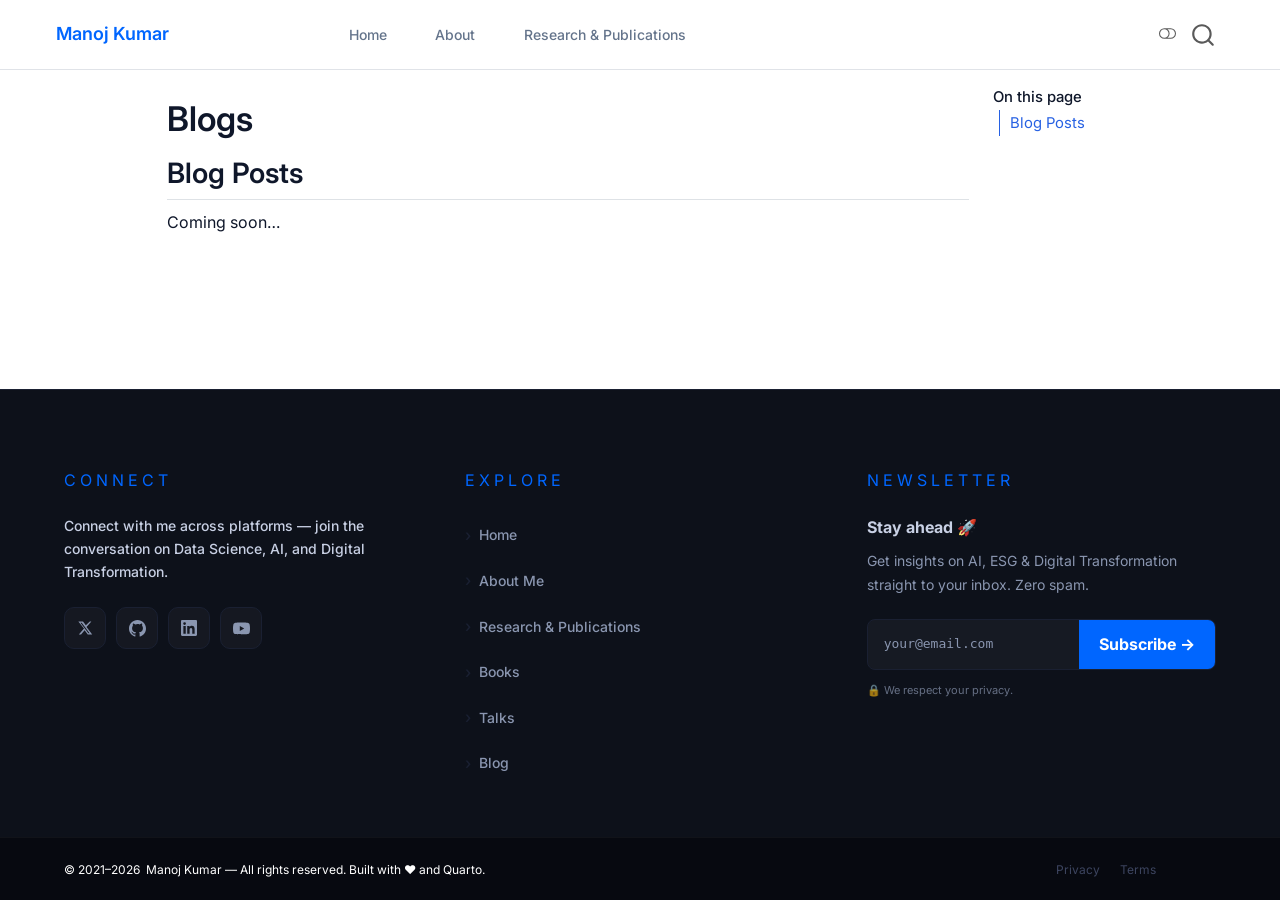
<file: docs/blog.html>
<!DOCTYPE html>
<html xmlns="http://www.w3.org/1999/xhtml" lang="en" xml:lang="en"><head>

<meta charset="utf-8">
<meta name="generator" content="quarto-1.8.27">

<meta name="viewport" content="width=device-width, initial-scale=1.0, user-scalable=yes">


<title>Blogs – Manoj Kumar</title>
<style>
code{white-space: pre-wrap;}
span.smallcaps{font-variant: small-caps;}
div.columns{display: flex; gap: min(4vw, 1.5em);}
div.column{flex: auto; overflow-x: auto;}
div.hanging-indent{margin-left: 1.5em; text-indent: -1.5em;}
ul.task-list{list-style: none;}
ul.task-list li input[type="checkbox"] {
  width: 0.8em;
  margin: 0 0.8em 0.2em -1em; /* quarto-specific, see https://github.com/quarto-dev/quarto-cli/issues/4556 */ 
  vertical-align: middle;
}
</style>


<script src="site_libs/quarto-nav/quarto-nav.js"></script>
<script src="site_libs/clipboard/clipboard.min.js"></script>
<script src="site_libs/quarto-search/autocomplete.umd.js"></script>
<script src="site_libs/quarto-search/fuse.min.js"></script>
<script src="site_libs/quarto-search/quarto-search.js"></script>
<meta name="quarto:offset" content="./">
<script src="site_libs/quarto-html/quarto.js" type="module"></script>
<script src="site_libs/quarto-html/tabsets/tabsets.js" type="module"></script>
<script src="site_libs/quarto-html/axe/axe-check.js" type="module"></script>
<script src="site_libs/quarto-html/popper.min.js"></script>
<script src="site_libs/quarto-html/tippy.umd.min.js"></script>
<script src="site_libs/quarto-html/anchor.min.js"></script>
<link href="site_libs/quarto-html/tippy.css" rel="stylesheet">
<link href="site_libs/quarto-html/quarto-syntax-highlighting-ed96de9b727972fe78a7b5d16c58bf87.css" rel="stylesheet" class="quarto-color-scheme" id="quarto-text-highlighting-styles">
<link href="site_libs/quarto-html/quarto-syntax-highlighting-dark-4d9afe2b8d18ee9fa5d0d57b5ed4214d.css" rel="stylesheet" class="quarto-color-scheme quarto-color-alternate" id="quarto-text-highlighting-styles">
<link href="site_libs/quarto-html/quarto-syntax-highlighting-ed96de9b727972fe78a7b5d16c58bf87.css" rel="stylesheet" class="quarto-color-scheme-extra" id="quarto-text-highlighting-styles">
<script src="site_libs/bootstrap/bootstrap.min.js"></script>
<link href="site_libs/bootstrap/bootstrap-icons.css" rel="stylesheet">
<link href="site_libs/bootstrap/bootstrap-d3264854bef6d6e2e1e64f029da655b1.min.css" rel="stylesheet" append-hash="true" class="quarto-color-scheme" id="quarto-bootstrap" data-mode="light">
<link href="site_libs/bootstrap/bootstrap-dark-2e3606d5f43852cfc198a66f8206e9b9.min.css" rel="stylesheet" append-hash="true" class="quarto-color-scheme quarto-color-alternate" id="quarto-bootstrap" data-mode="dark">
<link href="site_libs/bootstrap/bootstrap-d3264854bef6d6e2e1e64f029da655b1.min.css" rel="stylesheet" append-hash="true" class="quarto-color-scheme-extra" id="quarto-bootstrap" data-mode="light">
<script id="quarto-search-options" type="application/json">{
  "location": "navbar",
  "copy-button": false,
  "collapse-after": 3,
  "panel-placement": "end",
  "type": "overlay",
  "limit": 50,
  "keyboard-shortcut": [
    "f",
    "/",
    "s"
  ],
  "language": {
    "search-no-results-text": "No results",
    "search-matching-documents-text": "matching documents",
    "search-copy-link-title": "Copy link to search",
    "search-hide-matches-text": "Hide additional matches",
    "search-more-match-text": "more match in this document",
    "search-more-matches-text": "more matches in this document",
    "search-clear-button-title": "Clear",
    "search-text-placeholder": "",
    "search-detached-cancel-button-title": "Cancel",
    "search-submit-button-title": "Submit",
    "search-label": "Search"
  }
}</script>


<link rel="stylesheet" href="styles/theme.css">
</head>

<body class="nav-fixed quarto-light"><script id="quarto-html-before-body" type="application/javascript">
    const toggleBodyColorMode = (bsSheetEl) => {
      const mode = bsSheetEl.getAttribute("data-mode");
      const bodyEl = window.document.querySelector("body");
      if (mode === "dark") {
        bodyEl.classList.add("quarto-dark");
        bodyEl.classList.remove("quarto-light");
      } else {
        bodyEl.classList.add("quarto-light");
        bodyEl.classList.remove("quarto-dark");
      }
    }
    const toggleBodyColorPrimary = () => {
      const bsSheetEl = window.document.querySelector("link#quarto-bootstrap:not([rel=disabled-stylesheet])");
      if (bsSheetEl) {
        toggleBodyColorMode(bsSheetEl);
      }
    }
    const setColorSchemeToggle = (alternate) => {
      const toggles = window.document.querySelectorAll('.quarto-color-scheme-toggle');
      for (let i=0; i < toggles.length; i++) {
        const toggle = toggles[i];
        if (toggle) {
          if (alternate) {
            toggle.classList.add("alternate");
          } else {
            toggle.classList.remove("alternate");
          }
        }
      }
    };
    const toggleColorMode = (alternate) => {
      // Switch the stylesheets
      const primaryStylesheets = window.document.querySelectorAll('link.quarto-color-scheme:not(.quarto-color-alternate)');
      const alternateStylesheets = window.document.querySelectorAll('link.quarto-color-scheme.quarto-color-alternate');
      manageTransitions('#quarto-margin-sidebar .nav-link', false);
      if (alternate) {
        // note: dark is layered on light, we don't disable primary!
        enableStylesheet(alternateStylesheets);
        for (const sheetNode of alternateStylesheets) {
          if (sheetNode.id === "quarto-bootstrap") {
            toggleBodyColorMode(sheetNode);
          }
        }
      } else {
        disableStylesheet(alternateStylesheets);
        enableStylesheet(primaryStylesheets)
        toggleBodyColorPrimary();
      }
      manageTransitions('#quarto-margin-sidebar .nav-link', true);
      // Switch the toggles
      setColorSchemeToggle(alternate)
      // Hack to workaround the fact that safari doesn't
      // properly recolor the scrollbar when toggling (#1455)
      if (navigator.userAgent.indexOf('Safari') > 0 && navigator.userAgent.indexOf('Chrome') == -1) {
        manageTransitions("body", false);
        window.scrollTo(0, 1);
        setTimeout(() => {
          window.scrollTo(0, 0);
          manageTransitions("body", true);
        }, 40);
      }
    }
    const disableStylesheet = (stylesheets) => {
      for (let i=0; i < stylesheets.length; i++) {
        const stylesheet = stylesheets[i];
        stylesheet.rel = 'disabled-stylesheet';
      }
    }
    const enableStylesheet = (stylesheets) => {
      for (let i=0; i < stylesheets.length; i++) {
        const stylesheet = stylesheets[i];
        if(stylesheet.rel !== 'stylesheet') { // for Chrome, which will still FOUC without this check
          stylesheet.rel = 'stylesheet';
        }
      }
    }
    const manageTransitions = (selector, allowTransitions) => {
      const els = window.document.querySelectorAll(selector);
      for (let i=0; i < els.length; i++) {
        const el = els[i];
        if (allowTransitions) {
          el.classList.remove('notransition');
        } else {
          el.classList.add('notransition');
        }
      }
    }
    const isFileUrl = () => {
      return window.location.protocol === 'file:';
    }
    const hasAlternateSentinel = () => {
      let styleSentinel = getColorSchemeSentinel();
      if (styleSentinel !== null) {
        return styleSentinel === "alternate";
      } else {
        return false;
      }
    }
    const setStyleSentinel = (alternate) => {
      const value = alternate ? "alternate" : "default";
      if (!isFileUrl()) {
        window.localStorage.setItem("quarto-color-scheme", value);
      } else {
        localAlternateSentinel = value;
      }
    }
    const getColorSchemeSentinel = () => {
      if (!isFileUrl()) {
        const storageValue = window.localStorage.getItem("quarto-color-scheme");
        return storageValue != null ? storageValue : localAlternateSentinel;
      } else {
        return localAlternateSentinel;
      }
    }
    const toggleGiscusIfUsed = (isAlternate, darkModeDefault) => {
      const baseTheme = document.querySelector('#giscus-base-theme')?.value ?? 'light';
      const alternateTheme = document.querySelector('#giscus-alt-theme')?.value ?? 'dark';
      let newTheme = '';
      if(authorPrefersDark) {
        newTheme = isAlternate ? baseTheme : alternateTheme;
      } else {
        newTheme = isAlternate ? alternateTheme : baseTheme;
      }
      const changeGiscusTheme = () => {
        // From: https://github.com/giscus/giscus/issues/336
        const sendMessage = (message) => {
          const iframe = document.querySelector('iframe.giscus-frame');
          if (!iframe) return;
          iframe.contentWindow.postMessage({ giscus: message }, 'https://giscus.app');
        }
        sendMessage({
          setConfig: {
            theme: newTheme
          }
        });
      }
      const isGiscussLoaded = window.document.querySelector('iframe.giscus-frame') !== null;
      if (isGiscussLoaded) {
        changeGiscusTheme();
      }
    };
    const authorPrefersDark = false;
    const darkModeDefault = authorPrefersDark;
      document.querySelector('link#quarto-text-highlighting-styles.quarto-color-scheme-extra').rel = 'disabled-stylesheet';
      document.querySelector('link#quarto-bootstrap.quarto-color-scheme-extra').rel = 'disabled-stylesheet';
    let localAlternateSentinel = darkModeDefault ? 'alternate' : 'default';
    // Dark / light mode switch
    window.quartoToggleColorScheme = () => {
      // Read the current dark / light value
      let toAlternate = !hasAlternateSentinel();
      toggleColorMode(toAlternate);
      setStyleSentinel(toAlternate);
      toggleGiscusIfUsed(toAlternate, darkModeDefault);
      window.dispatchEvent(new Event('resize'));
    };
    // Switch to dark mode if need be
    if (hasAlternateSentinel()) {
      toggleColorMode(true);
    } else {
      toggleColorMode(false);
    }
  </script>

<div id="quarto-search-results"></div>
  <header id="quarto-header" class="headroom fixed-top">
    <nav class="navbar navbar-expand-lg " data-bs-theme="dark">
      <div class="navbar-container container-fluid">
      <div class="navbar-brand-container mx-auto">
    <a class="navbar-brand" href="./index.html">
    <span class="navbar-title">Manoj Kumar</span>
    </a>
  </div>
            <div id="quarto-search" class="" title="Search"></div>
          <button class="navbar-toggler" type="button" data-bs-toggle="collapse" data-bs-target="#navbarCollapse" aria-controls="navbarCollapse" role="menu" aria-expanded="false" aria-label="Toggle navigation" onclick="if (window.quartoToggleHeadroom) { window.quartoToggleHeadroom(); }">
  <span class="navbar-toggler-icon"></span>
</button>
          <div class="collapse navbar-collapse" id="navbarCollapse">
            <ul class="navbar-nav navbar-nav-scroll me-auto">
  <li class="nav-item">
    <a class="nav-link" href="./index.html"> 
<span class="menu-text">Home</span></a>
  </li>  
  <li class="nav-item">
    <a class="nav-link" href="./about.html"> 
<span class="menu-text">About</span></a>
  </li>  
  <li class="nav-item">
    <a class="nav-link" href="./rnd.html"> 
<span class="menu-text">Research &amp; Publications</span></a>
  </li>  
</ul>
            <ul class="navbar-nav navbar-nav-scroll ms-auto">
</ul>
          </div> <!-- /navcollapse -->
            <div class="quarto-navbar-tools">
  <a href="" class="quarto-color-scheme-toggle quarto-navigation-tool  px-1" onclick="window.quartoToggleColorScheme(); return false;" title="Toggle dark mode"><i class="bi"></i></a>
</div>
      </div> <!-- /container-fluid -->
    </nav>
</header>
<!-- content -->
<div id="quarto-content" class="quarto-container page-columns page-rows-contents page-layout-full page-navbar">
<!-- sidebar -->
<!-- margin-sidebar -->
    <div id="quarto-margin-sidebar" class="sidebar margin-sidebar">
        <nav id="TOC" role="doc-toc" class="toc-active">
    <h2 id="toc-title">On this page</h2>
   
  <ul>
  <li><a href="#blog-posts" id="toc-blog-posts" class="nav-link active" data-scroll-target="#blog-posts">Blog Posts</a></li>
  </ul>
</nav>
    </div>
<!-- main -->
<main class="content column-body" id="quarto-document-content">


<header id="title-block-header" class="quarto-title-block default">
<div class="quarto-title">
<h1 class="title">Blogs</h1>
</div>



<div class="quarto-title-meta column-body">

    
  
    
  </div>
  


</header>


<section id="blog-posts" class="level2">
<h2 class="anchored" data-anchor-id="blog-posts">Blog Posts</h2>
<p>Coming soon…</p>


</section>

</main> <!-- /main -->
<footer id="site-footer" class="column-screen">

  <div class="footer-main">



    <div class="ft-col">

      <p class="ft-col-heading">Connect</p>

      <p class="ft-social-intro">Connect with me across platforms — join the conversation on Data Science, AI, and Digital Transformation.</p>

      <div class="ft-social-icons">

        <a href="#" class="social-icon tw" target="_blank" aria-label="Follow me on X">

          <svg xmlns="http://www.w3.org/2000/svg" width="16" height="16" viewbox="0 0 24 24" fill="currentColor"><path d="M18.244 2.25h3.308l-7.227 8.26 8.502 11.24H16.17l-4.714-6.231-5.401 6.231H2.744l7.734-8.836L2.02 2.25h6.988l4.26 5.636 5.975-5.636zm-1.161 17.52h1.833L7.084 4.126H5.117z"></path></svg>

        </a>

        <a href="#" class="social-icon gh" target="_blank" aria-label="My GitHub">

          <svg xmlns="http://www.w3.org/2000/svg" width="17" height="17" viewbox="0 0 24 24" fill="currentColor"><path d="M12 0C5.374 0 0 5.373 0 12c0 5.302 3.438 9.8 8.207 11.387.599.111.793-.261.793-.577v-2.234c-3.338.726-4.033-1.416-4.033-1.416-.546-1.387-1.333-1.756-1.333-1.756-1.089-.745.083-.729.083-.729 1.205.084 1.839 1.237 1.839 1.237 1.07 1.834 2.807 1.304 3.492.997.107-.775.418-1.305.762-1.604-2.665-.305-5.467-1.334-5.467-5.931 0-1.311.469-2.381 1.236-3.221-.124-.303-.535-1.524.117-3.176 0 0 1.008-.322 3.301 1.23A11.509 11.509 0 0 1 12 5.803c1.02.005 2.047.138 3.006.404 2.291-1.552 3.297-1.23 3.297-1.23.653 1.653.242 2.874.118 3.176.77.84 1.235 1.911 1.235 3.221 0 4.609-2.807 5.624-5.479 5.921.43.372.823 1.102.823 2.222v3.293c0 .319.192.694.801.576C20.566 21.797 24 17.3 24 12c0-6.627-5.373-12-12-12z"></path></svg>

        </a>

        <a href="#" class="social-icon li" target="_blank" aria-label="Connect on LinkedIn">

          <svg xmlns="http://www.w3.org/2000/svg" width="16" height="16" viewbox="0 0 24 24" fill="currentColor"><path d="M20.447 20.452h-3.554v-5.569c0-1.328-.027-3.037-1.852-3.037-1.853 0-2.136 1.445-2.136 2.939v5.667H9.351V9h3.414v1.561h.046c.477-.9 1.637-1.85 3.37-1.85 3.601 0 4.267 2.37 4.267 5.455v6.286zM5.337 7.433a2.062 2.062 0 0 1-2.063-2.065 2.064 2.064 0 1 1 2.063 2.065zm1.782 13.019H3.555V9h3.564v11.452zM22.225 0H1.771C.792 0 0 .774 0 1.729v20.542C0 23.227.792 24 1.771 24h20.451C23.2 24 24 23.227 24 22.271V1.729C24 .774 23.2 0 22.222 0h.003z"></path></svg>

        </a>

        <a href="#" class="social-icon yt" target="_blank" aria-label="My YouTube">

          <svg xmlns="http://www.w3.org/2000/svg" width="17" height="17" viewbox="0 0 24 24" fill="currentColor"><path d="M23.495 6.205a3.007 3.007 0 0 0-2.088-2.088c-1.87-.501-9.396-.501-9.396-.501s-7.507-.01-9.396.501A3.007 3.007 0 0 0 .527 6.205a31.247 31.247 0 0 0-.522 5.805 31.247 31.247 0 0 0 .522 5.783 3.007 3.007 0 0 0 2.088 2.088c1.868.502 9.396.502 9.396.502s7.506 0 9.396-.502a3.007 3.007 0 0 0 2.088-2.088 31.247 31.247 0 0 0 .5-5.783 31.247 31.247 0 0 0-.5-5.805zM9.609 15.601V8.408l6.264 3.602z"></path></svg>

        </a>

      </div>

    </div>



    <div class="ft-col">

      <p class="ft-col-heading">Explore</p>

      <ul class="ft-links-list">

        <li><a href="./index.html">Home</a></li>

        <li><a href="./about.html">About Me</a></li>

        <li><a href="./rnd.html">Research &amp; Publications</a></li>

        <li><a href="./books.html">Books</a></li>

        <li><a href="./talks.html">Talks</a></li>

        <li><a href="./blog.html">Blog</a></li>

      </ul>

    </div>



    <div class="ft-col">

      <p class="ft-col-heading">Newsletter</p>

      <div class="ft-newsletter-text">

        <strong>Stay ahead 🚀</strong>

        Get insights on AI, ESG &amp; Digital Transformation straight to your inbox. Zero spam.

      </div>

      <div class="newsletter-form">

        <input type="email" id="nl-email" placeholder="your@email.com" aria-label="Email address">

        <button type="button" id="nl-btn" onclick="handleSubscribe()">Subscribe →</button>

      </div>

      <p class="ft-privacy-note">🔒 We respect your privacy.</p>

    </div>



  </div>



  <div class="footer-copy">

    <div class="footer-copy-inner">

      <p class="copy-text">

        © 2021–<span id="copy-year"></span>&nbsp; Manoj Kumar — All rights reserved. Built with ❤️ and Quarto.

      </p>

      <ul class="copy-links">

        <li><a href="#">Privacy</a></li>

        <li><a href="#">Terms</a></li>

      </ul>

    </div>

  </div>

</footer>



<button id="go-top" aria-label="Scroll back to top">

  <svg viewbox="0 0 24 24" xmlns="http://www.w3.org/2000/svg">

    <polyline points="18 15 12 9 6 15"></polyline>

  </svg>

</button>



<script src="styles/scroll.js"></script>
<script id="quarto-html-after-body" type="application/javascript">
  window.document.addEventListener("DOMContentLoaded", function (event) {
    // Ensure there is a toggle, if there isn't float one in the top right
    if (window.document.querySelector('.quarto-color-scheme-toggle') === null) {
      const a = window.document.createElement('a');
      a.classList.add('top-right');
      a.classList.add('quarto-color-scheme-toggle');
      a.href = "";
      a.onclick = function() { try { window.quartoToggleColorScheme(); } catch {} return false; };
      const i = window.document.createElement("i");
      i.classList.add('bi');
      a.appendChild(i);
      window.document.body.appendChild(a);
    }
    setColorSchemeToggle(hasAlternateSentinel())
    const icon = "";
    const anchorJS = new window.AnchorJS();
    anchorJS.options = {
      placement: 'right',
      icon: icon
    };
    anchorJS.add('.anchored');
    const isCodeAnnotation = (el) => {
      for (const clz of el.classList) {
        if (clz.startsWith('code-annotation-')) {                     
          return true;
        }
      }
      return false;
    }
    const onCopySuccess = function(e) {
      // button target
      const button = e.trigger;
      // don't keep focus
      button.blur();
      // flash "checked"
      button.classList.add('code-copy-button-checked');
      var currentTitle = button.getAttribute("title");
      button.setAttribute("title", "Copied!");
      let tooltip;
      if (window.bootstrap) {
        button.setAttribute("data-bs-toggle", "tooltip");
        button.setAttribute("data-bs-placement", "left");
        button.setAttribute("data-bs-title", "Copied!");
        tooltip = new bootstrap.Tooltip(button, 
          { trigger: "manual", 
            customClass: "code-copy-button-tooltip",
            offset: [0, -8]});
        tooltip.show();    
      }
      setTimeout(function() {
        if (tooltip) {
          tooltip.hide();
          button.removeAttribute("data-bs-title");
          button.removeAttribute("data-bs-toggle");
          button.removeAttribute("data-bs-placement");
        }
        button.setAttribute("title", currentTitle);
        button.classList.remove('code-copy-button-checked');
      }, 1000);
      // clear code selection
      e.clearSelection();
    }
    const getTextToCopy = function(trigger) {
      const outerScaffold = trigger.parentElement.cloneNode(true);
      const codeEl = outerScaffold.querySelector('code');
      for (const childEl of codeEl.children) {
        if (isCodeAnnotation(childEl)) {
          childEl.remove();
        }
      }
      return codeEl.innerText;
    }
    const clipboard = new window.ClipboardJS('.code-copy-button:not([data-in-quarto-modal])', {
      text: getTextToCopy
    });
    clipboard.on('success', onCopySuccess);
    if (window.document.getElementById('quarto-embedded-source-code-modal')) {
      const clipboardModal = new window.ClipboardJS('.code-copy-button[data-in-quarto-modal]', {
        text: getTextToCopy,
        container: window.document.getElementById('quarto-embedded-source-code-modal')
      });
      clipboardModal.on('success', onCopySuccess);
    }
      var localhostRegex = new RegExp(/^(?:http|https):\/\/localhost\:?[0-9]*\//);
      var mailtoRegex = new RegExp(/^mailto:/);
        var filterRegex = new RegExp('/' + window.location.host + '/');
      var isInternal = (href) => {
          return filterRegex.test(href) || localhostRegex.test(href) || mailtoRegex.test(href);
      }
      // Inspect non-navigation links and adorn them if external
     var links = window.document.querySelectorAll('a[href]:not(.nav-link):not(.navbar-brand):not(.toc-action):not(.sidebar-link):not(.sidebar-item-toggle):not(.pagination-link):not(.no-external):not([aria-hidden]):not(.dropdown-item):not(.quarto-navigation-tool):not(.about-link)');
      for (var i=0; i<links.length; i++) {
        const link = links[i];
        if (!isInternal(link.href)) {
          // undo the damage that might have been done by quarto-nav.js in the case of
          // links that we want to consider external
          if (link.dataset.originalHref !== undefined) {
            link.href = link.dataset.originalHref;
          }
        }
      }
    function tippyHover(el, contentFn, onTriggerFn, onUntriggerFn) {
      const config = {
        allowHTML: true,
        maxWidth: 500,
        delay: 100,
        arrow: false,
        appendTo: function(el) {
            return el.parentElement;
        },
        interactive: true,
        interactiveBorder: 10,
        theme: 'quarto',
        placement: 'bottom-start',
      };
      if (contentFn) {
        config.content = contentFn;
      }
      if (onTriggerFn) {
        config.onTrigger = onTriggerFn;
      }
      if (onUntriggerFn) {
        config.onUntrigger = onUntriggerFn;
      }
      window.tippy(el, config); 
    }
    const noterefs = window.document.querySelectorAll('a[role="doc-noteref"]');
    for (var i=0; i<noterefs.length; i++) {
      const ref = noterefs[i];
      tippyHover(ref, function() {
        // use id or data attribute instead here
        let href = ref.getAttribute('data-footnote-href') || ref.getAttribute('href');
        try { href = new URL(href).hash; } catch {}
        const id = href.replace(/^#\/?/, "");
        const note = window.document.getElementById(id);
        if (note) {
          return note.innerHTML;
        } else {
          return "";
        }
      });
    }
    const xrefs = window.document.querySelectorAll('a.quarto-xref');
    const processXRef = (id, note) => {
      // Strip column container classes
      const stripColumnClz = (el) => {
        el.classList.remove("page-full", "page-columns");
        if (el.children) {
          for (const child of el.children) {
            stripColumnClz(child);
          }
        }
      }
      stripColumnClz(note)
      if (id === null || id.startsWith('sec-')) {
        // Special case sections, only their first couple elements
        const container = document.createElement("div");
        if (note.children && note.children.length > 2) {
          container.appendChild(note.children[0].cloneNode(true));
          for (let i = 1; i < note.children.length; i++) {
            const child = note.children[i];
            if (child.tagName === "P" && child.innerText === "") {
              continue;
            } else {
              container.appendChild(child.cloneNode(true));
              break;
            }
          }
          if (window.Quarto?.typesetMath) {
            window.Quarto.typesetMath(container);
          }
          return container.innerHTML
        } else {
          if (window.Quarto?.typesetMath) {
            window.Quarto.typesetMath(note);
          }
          return note.innerHTML;
        }
      } else {
        // Remove any anchor links if they are present
        const anchorLink = note.querySelector('a.anchorjs-link');
        if (anchorLink) {
          anchorLink.remove();
        }
        if (window.Quarto?.typesetMath) {
          window.Quarto.typesetMath(note);
        }
        if (note.classList.contains("callout")) {
          return note.outerHTML;
        } else {
          return note.innerHTML;
        }
      }
    }
    for (var i=0; i<xrefs.length; i++) {
      const xref = xrefs[i];
      tippyHover(xref, undefined, function(instance) {
        instance.disable();
        let url = xref.getAttribute('href');
        let hash = undefined; 
        if (url.startsWith('#')) {
          hash = url;
        } else {
          try { hash = new URL(url).hash; } catch {}
        }
        if (hash) {
          const id = hash.replace(/^#\/?/, "");
          const note = window.document.getElementById(id);
          if (note !== null) {
            try {
              const html = processXRef(id, note.cloneNode(true));
              instance.setContent(html);
            } finally {
              instance.enable();
              instance.show();
            }
          } else {
            // See if we can fetch this
            fetch(url.split('#')[0])
            .then(res => res.text())
            .then(html => {
              const parser = new DOMParser();
              const htmlDoc = parser.parseFromString(html, "text/html");
              const note = htmlDoc.getElementById(id);
              if (note !== null) {
                const html = processXRef(id, note);
                instance.setContent(html);
              } 
            }).finally(() => {
              instance.enable();
              instance.show();
            });
          }
        } else {
          // See if we can fetch a full url (with no hash to target)
          // This is a special case and we should probably do some content thinning / targeting
          fetch(url)
          .then(res => res.text())
          .then(html => {
            const parser = new DOMParser();
            const htmlDoc = parser.parseFromString(html, "text/html");
            const note = htmlDoc.querySelector('main.content');
            if (note !== null) {
              // This should only happen for chapter cross references
              // (since there is no id in the URL)
              // remove the first header
              if (note.children.length > 0 && note.children[0].tagName === "HEADER") {
                note.children[0].remove();
              }
              const html = processXRef(null, note);
              instance.setContent(html);
            } 
          }).finally(() => {
            instance.enable();
            instance.show();
          });
        }
      }, function(instance) {
      });
    }
        let selectedAnnoteEl;
        const selectorForAnnotation = ( cell, annotation) => {
          let cellAttr = 'data-code-cell="' + cell + '"';
          let lineAttr = 'data-code-annotation="' +  annotation + '"';
          const selector = 'span[' + cellAttr + '][' + lineAttr + ']';
          return selector;
        }
        const selectCodeLines = (annoteEl) => {
          const doc = window.document;
          const targetCell = annoteEl.getAttribute("data-target-cell");
          const targetAnnotation = annoteEl.getAttribute("data-target-annotation");
          const annoteSpan = window.document.querySelector(selectorForAnnotation(targetCell, targetAnnotation));
          const lines = annoteSpan.getAttribute("data-code-lines").split(",");
          const lineIds = lines.map((line) => {
            return targetCell + "-" + line;
          })
          let top = null;
          let height = null;
          let parent = null;
          if (lineIds.length > 0) {
              //compute the position of the single el (top and bottom and make a div)
              const el = window.document.getElementById(lineIds[0]);
              top = el.offsetTop;
              height = el.offsetHeight;
              parent = el.parentElement.parentElement;
            if (lineIds.length > 1) {
              const lastEl = window.document.getElementById(lineIds[lineIds.length - 1]);
              const bottom = lastEl.offsetTop + lastEl.offsetHeight;
              height = bottom - top;
            }
            if (top !== null && height !== null && parent !== null) {
              // cook up a div (if necessary) and position it 
              let div = window.document.getElementById("code-annotation-line-highlight");
              if (div === null) {
                div = window.document.createElement("div");
                div.setAttribute("id", "code-annotation-line-highlight");
                div.style.position = 'absolute';
                parent.appendChild(div);
              }
              div.style.top = top - 2 + "px";
              div.style.height = height + 4 + "px";
              div.style.left = 0;
              let gutterDiv = window.document.getElementById("code-annotation-line-highlight-gutter");
              if (gutterDiv === null) {
                gutterDiv = window.document.createElement("div");
                gutterDiv.setAttribute("id", "code-annotation-line-highlight-gutter");
                gutterDiv.style.position = 'absolute';
                const codeCell = window.document.getElementById(targetCell);
                const gutter = codeCell.querySelector('.code-annotation-gutter');
                gutter.appendChild(gutterDiv);
              }
              gutterDiv.style.top = top - 2 + "px";
              gutterDiv.style.height = height + 4 + "px";
            }
            selectedAnnoteEl = annoteEl;
          }
        };
        const unselectCodeLines = () => {
          const elementsIds = ["code-annotation-line-highlight", "code-annotation-line-highlight-gutter"];
          elementsIds.forEach((elId) => {
            const div = window.document.getElementById(elId);
            if (div) {
              div.remove();
            }
          });
          selectedAnnoteEl = undefined;
        };
          // Handle positioning of the toggle
      window.addEventListener(
        "resize",
        throttle(() => {
          elRect = undefined;
          if (selectedAnnoteEl) {
            selectCodeLines(selectedAnnoteEl);
          }
        }, 10)
      );
      function throttle(fn, ms) {
      let throttle = false;
      let timer;
        return (...args) => {
          if(!throttle) { // first call gets through
              fn.apply(this, args);
              throttle = true;
          } else { // all the others get throttled
              if(timer) clearTimeout(timer); // cancel #2
              timer = setTimeout(() => {
                fn.apply(this, args);
                timer = throttle = false;
              }, ms);
          }
        };
      }
        // Attach click handler to the DT
        const annoteDls = window.document.querySelectorAll('dt[data-target-cell]');
        for (const annoteDlNode of annoteDls) {
          annoteDlNode.addEventListener('click', (event) => {
            const clickedEl = event.target;
            if (clickedEl !== selectedAnnoteEl) {
              unselectCodeLines();
              const activeEl = window.document.querySelector('dt[data-target-cell].code-annotation-active');
              if (activeEl) {
                activeEl.classList.remove('code-annotation-active');
              }
              selectCodeLines(clickedEl);
              clickedEl.classList.add('code-annotation-active');
            } else {
              // Unselect the line
              unselectCodeLines();
              clickedEl.classList.remove('code-annotation-active');
            }
          });
        }
    const findCites = (el) => {
      const parentEl = el.parentElement;
      if (parentEl) {
        const cites = parentEl.dataset.cites;
        if (cites) {
          return {
            el,
            cites: cites.split(' ')
          };
        } else {
          return findCites(el.parentElement)
        }
      } else {
        return undefined;
      }
    };
    var bibliorefs = window.document.querySelectorAll('a[role="doc-biblioref"]');
    for (var i=0; i<bibliorefs.length; i++) {
      const ref = bibliorefs[i];
      const citeInfo = findCites(ref);
      if (citeInfo) {
        tippyHover(citeInfo.el, function() {
          var popup = window.document.createElement('div');
          citeInfo.cites.forEach(function(cite) {
            var citeDiv = window.document.createElement('div');
            citeDiv.classList.add('hanging-indent');
            citeDiv.classList.add('csl-entry');
            var biblioDiv = window.document.getElementById('ref-' + cite);
            if (biblioDiv) {
              citeDiv.innerHTML = biblioDiv.innerHTML;
            }
            popup.appendChild(citeDiv);
          });
          return popup.innerHTML;
        });
      }
    }
  });
  </script>
</div> <!-- /content -->




</body></html>
</file>
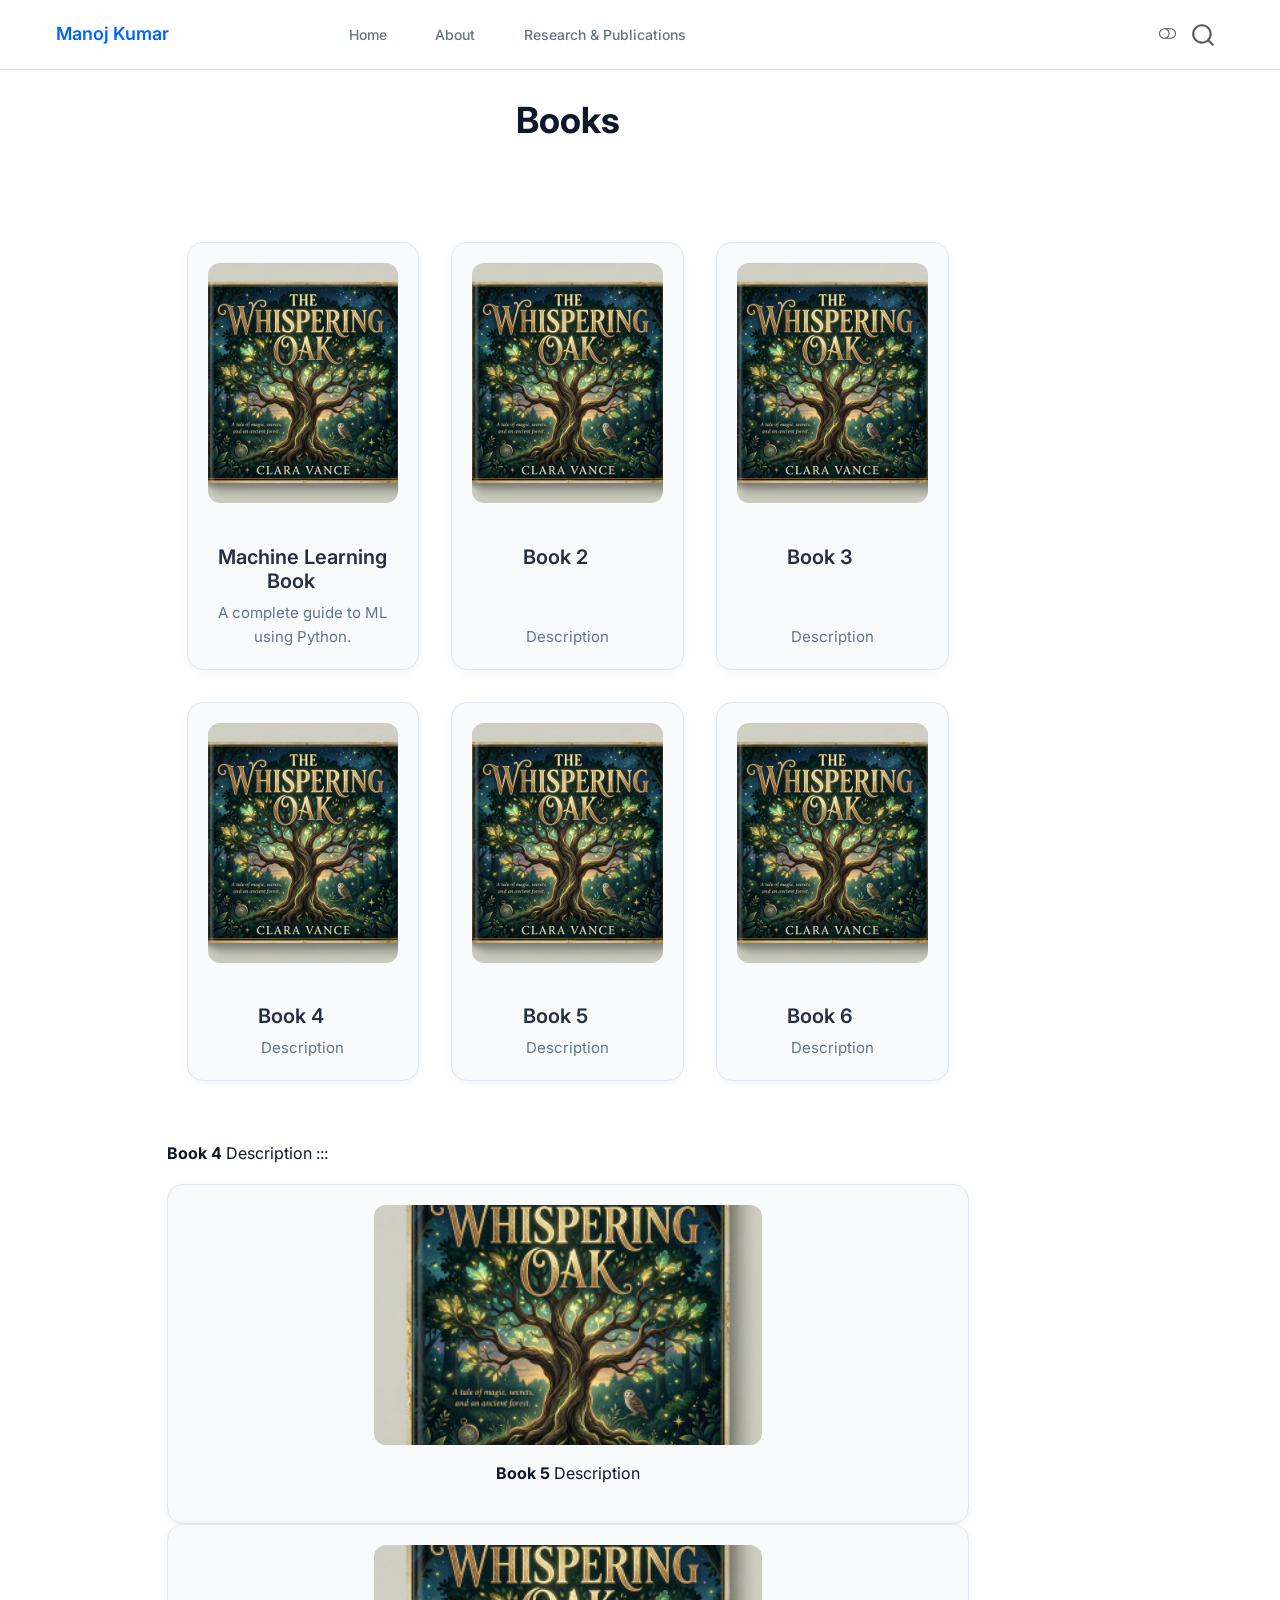
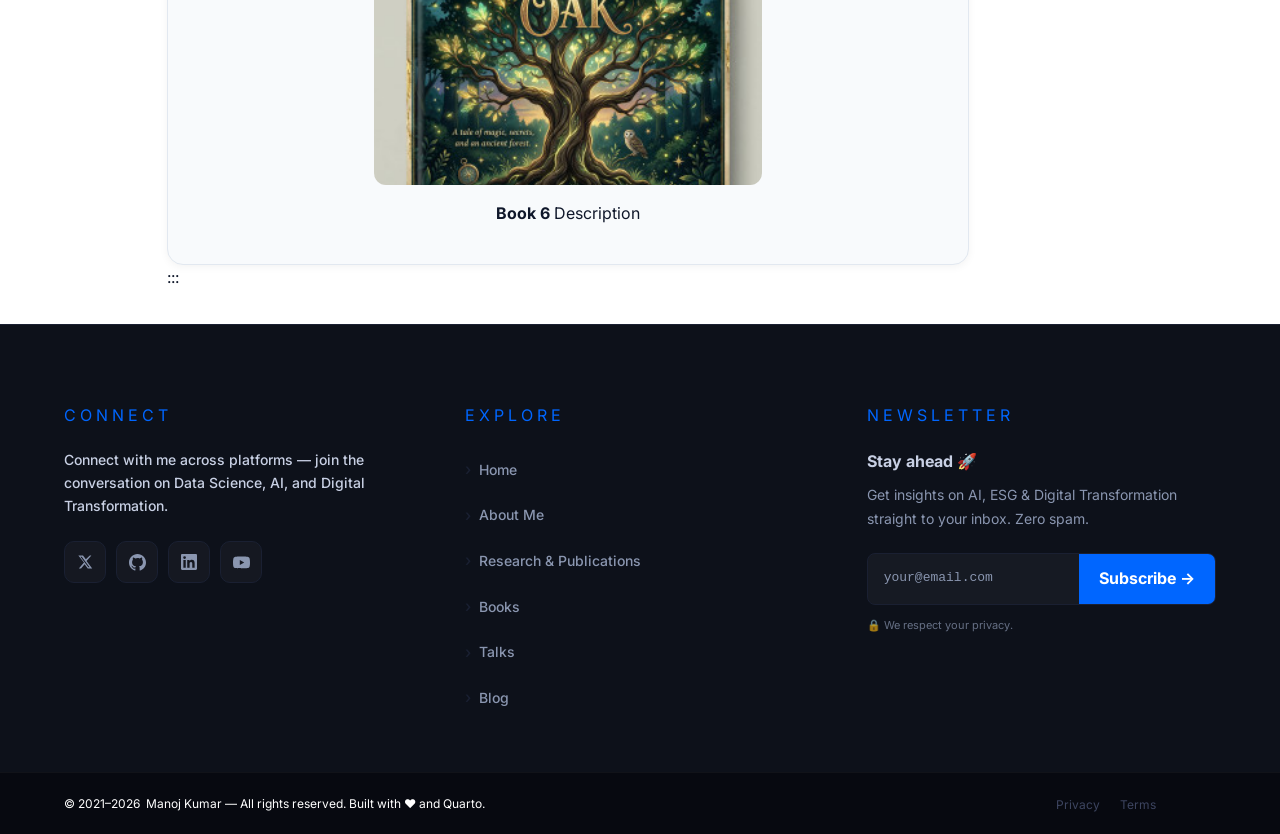
<file: docs/books.html>
<!DOCTYPE html>
<html xmlns="http://www.w3.org/1999/xhtml" lang="en" xml:lang="en"><head>

<meta charset="utf-8">
<meta name="generator" content="quarto-1.8.27">

<meta name="viewport" content="width=device-width, initial-scale=1.0, user-scalable=yes">


<title>books – Manoj Kumar</title>
<style>
code{white-space: pre-wrap;}
span.smallcaps{font-variant: small-caps;}
div.columns{display: flex; gap: min(4vw, 1.5em);}
div.column{flex: auto; overflow-x: auto;}
div.hanging-indent{margin-left: 1.5em; text-indent: -1.5em;}
ul.task-list{list-style: none;}
ul.task-list li input[type="checkbox"] {
  width: 0.8em;
  margin: 0 0.8em 0.2em -1em; /* quarto-specific, see https://github.com/quarto-dev/quarto-cli/issues/4556 */ 
  vertical-align: middle;
}
</style>


<script src="site_libs/quarto-nav/quarto-nav.js"></script>
<script src="site_libs/clipboard/clipboard.min.js"></script>
<script src="site_libs/quarto-search/autocomplete.umd.js"></script>
<script src="site_libs/quarto-search/fuse.min.js"></script>
<script src="site_libs/quarto-search/quarto-search.js"></script>
<meta name="quarto:offset" content="./">
<script src="site_libs/quarto-html/quarto.js" type="module"></script>
<script src="site_libs/quarto-html/tabsets/tabsets.js" type="module"></script>
<script src="site_libs/quarto-html/axe/axe-check.js" type="module"></script>
<script src="site_libs/quarto-html/popper.min.js"></script>
<script src="site_libs/quarto-html/tippy.umd.min.js"></script>
<script src="site_libs/quarto-html/anchor.min.js"></script>
<link href="site_libs/quarto-html/tippy.css" rel="stylesheet">
<link href="site_libs/quarto-html/quarto-syntax-highlighting-ed96de9b727972fe78a7b5d16c58bf87.css" rel="stylesheet" class="quarto-color-scheme" id="quarto-text-highlighting-styles">
<link href="site_libs/quarto-html/quarto-syntax-highlighting-dark-4d9afe2b8d18ee9fa5d0d57b5ed4214d.css" rel="stylesheet" class="quarto-color-scheme quarto-color-alternate" id="quarto-text-highlighting-styles">
<link href="site_libs/quarto-html/quarto-syntax-highlighting-ed96de9b727972fe78a7b5d16c58bf87.css" rel="stylesheet" class="quarto-color-scheme-extra" id="quarto-text-highlighting-styles">
<script src="site_libs/bootstrap/bootstrap.min.js"></script>
<link href="site_libs/bootstrap/bootstrap-icons.css" rel="stylesheet">
<link href="site_libs/bootstrap/bootstrap-d3264854bef6d6e2e1e64f029da655b1.min.css" rel="stylesheet" append-hash="true" class="quarto-color-scheme" id="quarto-bootstrap" data-mode="light">
<link href="site_libs/bootstrap/bootstrap-dark-2e3606d5f43852cfc198a66f8206e9b9.min.css" rel="stylesheet" append-hash="true" class="quarto-color-scheme quarto-color-alternate" id="quarto-bootstrap" data-mode="dark">
<link href="site_libs/bootstrap/bootstrap-d3264854bef6d6e2e1e64f029da655b1.min.css" rel="stylesheet" append-hash="true" class="quarto-color-scheme-extra" id="quarto-bootstrap" data-mode="light">
<script id="quarto-search-options" type="application/json">{
  "location": "navbar",
  "copy-button": false,
  "collapse-after": 3,
  "panel-placement": "end",
  "type": "overlay",
  "limit": 50,
  "keyboard-shortcut": [
    "f",
    "/",
    "s"
  ],
  "language": {
    "search-no-results-text": "No results",
    "search-matching-documents-text": "matching documents",
    "search-copy-link-title": "Copy link to search",
    "search-hide-matches-text": "Hide additional matches",
    "search-more-match-text": "more match in this document",
    "search-more-matches-text": "more matches in this document",
    "search-clear-button-title": "Clear",
    "search-text-placeholder": "",
    "search-detached-cancel-button-title": "Cancel",
    "search-submit-button-title": "Submit",
    "search-label": "Search"
  }
}</script>


<link rel="stylesheet" href="styles/theme.css">
</head>

<body class="nav-fixed quarto-light"><script id="quarto-html-before-body" type="application/javascript">
    const toggleBodyColorMode = (bsSheetEl) => {
      const mode = bsSheetEl.getAttribute("data-mode");
      const bodyEl = window.document.querySelector("body");
      if (mode === "dark") {
        bodyEl.classList.add("quarto-dark");
        bodyEl.classList.remove("quarto-light");
      } else {
        bodyEl.classList.add("quarto-light");
        bodyEl.classList.remove("quarto-dark");
      }
    }
    const toggleBodyColorPrimary = () => {
      const bsSheetEl = window.document.querySelector("link#quarto-bootstrap:not([rel=disabled-stylesheet])");
      if (bsSheetEl) {
        toggleBodyColorMode(bsSheetEl);
      }
    }
    const setColorSchemeToggle = (alternate) => {
      const toggles = window.document.querySelectorAll('.quarto-color-scheme-toggle');
      for (let i=0; i < toggles.length; i++) {
        const toggle = toggles[i];
        if (toggle) {
          if (alternate) {
            toggle.classList.add("alternate");
          } else {
            toggle.classList.remove("alternate");
          }
        }
      }
    };
    const toggleColorMode = (alternate) => {
      // Switch the stylesheets
      const primaryStylesheets = window.document.querySelectorAll('link.quarto-color-scheme:not(.quarto-color-alternate)');
      const alternateStylesheets = window.document.querySelectorAll('link.quarto-color-scheme.quarto-color-alternate');
      manageTransitions('#quarto-margin-sidebar .nav-link', false);
      if (alternate) {
        // note: dark is layered on light, we don't disable primary!
        enableStylesheet(alternateStylesheets);
        for (const sheetNode of alternateStylesheets) {
          if (sheetNode.id === "quarto-bootstrap") {
            toggleBodyColorMode(sheetNode);
          }
        }
      } else {
        disableStylesheet(alternateStylesheets);
        enableStylesheet(primaryStylesheets)
        toggleBodyColorPrimary();
      }
      manageTransitions('#quarto-margin-sidebar .nav-link', true);
      // Switch the toggles
      setColorSchemeToggle(alternate)
      // Hack to workaround the fact that safari doesn't
      // properly recolor the scrollbar when toggling (#1455)
      if (navigator.userAgent.indexOf('Safari') > 0 && navigator.userAgent.indexOf('Chrome') == -1) {
        manageTransitions("body", false);
        window.scrollTo(0, 1);
        setTimeout(() => {
          window.scrollTo(0, 0);
          manageTransitions("body", true);
        }, 40);
      }
    }
    const disableStylesheet = (stylesheets) => {
      for (let i=0; i < stylesheets.length; i++) {
        const stylesheet = stylesheets[i];
        stylesheet.rel = 'disabled-stylesheet';
      }
    }
    const enableStylesheet = (stylesheets) => {
      for (let i=0; i < stylesheets.length; i++) {
        const stylesheet = stylesheets[i];
        if(stylesheet.rel !== 'stylesheet') { // for Chrome, which will still FOUC without this check
          stylesheet.rel = 'stylesheet';
        }
      }
    }
    const manageTransitions = (selector, allowTransitions) => {
      const els = window.document.querySelectorAll(selector);
      for (let i=0; i < els.length; i++) {
        const el = els[i];
        if (allowTransitions) {
          el.classList.remove('notransition');
        } else {
          el.classList.add('notransition');
        }
      }
    }
    const isFileUrl = () => {
      return window.location.protocol === 'file:';
    }
    const hasAlternateSentinel = () => {
      let styleSentinel = getColorSchemeSentinel();
      if (styleSentinel !== null) {
        return styleSentinel === "alternate";
      } else {
        return false;
      }
    }
    const setStyleSentinel = (alternate) => {
      const value = alternate ? "alternate" : "default";
      if (!isFileUrl()) {
        window.localStorage.setItem("quarto-color-scheme", value);
      } else {
        localAlternateSentinel = value;
      }
    }
    const getColorSchemeSentinel = () => {
      if (!isFileUrl()) {
        const storageValue = window.localStorage.getItem("quarto-color-scheme");
        return storageValue != null ? storageValue : localAlternateSentinel;
      } else {
        return localAlternateSentinel;
      }
    }
    const toggleGiscusIfUsed = (isAlternate, darkModeDefault) => {
      const baseTheme = document.querySelector('#giscus-base-theme')?.value ?? 'light';
      const alternateTheme = document.querySelector('#giscus-alt-theme')?.value ?? 'dark';
      let newTheme = '';
      if(authorPrefersDark) {
        newTheme = isAlternate ? baseTheme : alternateTheme;
      } else {
        newTheme = isAlternate ? alternateTheme : baseTheme;
      }
      const changeGiscusTheme = () => {
        // From: https://github.com/giscus/giscus/issues/336
        const sendMessage = (message) => {
          const iframe = document.querySelector('iframe.giscus-frame');
          if (!iframe) return;
          iframe.contentWindow.postMessage({ giscus: message }, 'https://giscus.app');
        }
        sendMessage({
          setConfig: {
            theme: newTheme
          }
        });
      }
      const isGiscussLoaded = window.document.querySelector('iframe.giscus-frame') !== null;
      if (isGiscussLoaded) {
        changeGiscusTheme();
      }
    };
    const authorPrefersDark = false;
    const darkModeDefault = authorPrefersDark;
      document.querySelector('link#quarto-text-highlighting-styles.quarto-color-scheme-extra').rel = 'disabled-stylesheet';
      document.querySelector('link#quarto-bootstrap.quarto-color-scheme-extra').rel = 'disabled-stylesheet';
    let localAlternateSentinel = darkModeDefault ? 'alternate' : 'default';
    // Dark / light mode switch
    window.quartoToggleColorScheme = () => {
      // Read the current dark / light value
      let toAlternate = !hasAlternateSentinel();
      toggleColorMode(toAlternate);
      setStyleSentinel(toAlternate);
      toggleGiscusIfUsed(toAlternate, darkModeDefault);
      window.dispatchEvent(new Event('resize'));
    };
    // Switch to dark mode if need be
    if (hasAlternateSentinel()) {
      toggleColorMode(true);
    } else {
      toggleColorMode(false);
    }
  </script>

<div id="quarto-search-results"></div>
  <header id="quarto-header" class="headroom fixed-top">
    <nav class="navbar navbar-expand-lg " data-bs-theme="dark">
      <div class="navbar-container container-fluid">
      <div class="navbar-brand-container mx-auto">
    <a class="navbar-brand" href="./index.html">
    <span class="navbar-title">Manoj Kumar</span>
    </a>
  </div>
            <div id="quarto-search" class="" title="Search"></div>
          <button class="navbar-toggler" type="button" data-bs-toggle="collapse" data-bs-target="#navbarCollapse" aria-controls="navbarCollapse" role="menu" aria-expanded="false" aria-label="Toggle navigation" onclick="if (window.quartoToggleHeadroom) { window.quartoToggleHeadroom(); }">
  <span class="navbar-toggler-icon"></span>
</button>
          <div class="collapse navbar-collapse" id="navbarCollapse">
            <ul class="navbar-nav navbar-nav-scroll me-auto">
  <li class="nav-item">
    <a class="nav-link" href="./index.html"> 
<span class="menu-text">Home</span></a>
  </li>  
  <li class="nav-item">
    <a class="nav-link" href="./about.html"> 
<span class="menu-text">About</span></a>
  </li>  
  <li class="nav-item">
    <a class="nav-link" href="./rnd.html"> 
<span class="menu-text">Research &amp; Publications</span></a>
  </li>  
</ul>
            <ul class="navbar-nav navbar-nav-scroll ms-auto">
</ul>
          </div> <!-- /navcollapse -->
            <div class="quarto-navbar-tools">
  <a href="" class="quarto-color-scheme-toggle quarto-navigation-tool  px-1" onclick="window.quartoToggleColorScheme(); return false;" title="Toggle dark mode"><i class="bi"></i></a>
</div>
      </div> <!-- /container-fluid -->
    </nav>
</header>
<!-- content -->
<div id="quarto-content" class="quarto-container page-columns page-rows-contents page-layout-full page-navbar">
<!-- sidebar -->
<!-- margin-sidebar -->
    
<!-- main -->
<main class="content column-body" id="quarto-document-content"><header id="title-block-header" class="quarto-title-block"><h1 class="page-header title display-7">Books</h1></header>






<div class="page-wrapper">
  
  

  <div class="card-grid">

    <div class="card-custom">
      <img src="images/book1.jpg" class="card-img" alt="Machine Learning Book">
      <h3 class="card-title anchored">Machine Learning Book</h3>
      <p class="card-text">A complete guide to ML using Python.</p>
    </div>

    <div class="card-custom">
      <img src="images/book1.jpg" class="card-img" alt="Book 2">
      <h3 class="card-title anchored">Book 2</h3>
      <p class="card-text">Description</p>
    </div>

    <div class="card-custom">
      <img src="images/book1.jpg" class="card-img" alt="Book 3">
      <h3 class="card-title anchored">Book 3</h3>
      <p class="card-text">Description</p>
    </div>

    <div class="card-custom">
      <img src="images/book1.jpg" class="card-img" alt="Book 4">
      <h3 class="card-title anchored">Book 4</h3>
      <p class="card-text">Description</p>
    </div>

    <div class="card-custom">
      <img src="images/book1.jpg" class="card-img" alt="Book 5">
      <h3 class="card-title anchored">Book 5</h3>
      <p class="card-text">Description</p>
    </div>

    <div class="card-custom">
      <img src="images/book1.jpg" class="card-img" alt="Book 6">
      <h3 class="card-title anchored">Book 6</h3>
      <p class="card-text">Description</p>
    </div>

  </div>
  
</div>


<p><strong>Book 4</strong> Description :::</p>
<div class="card-custom">
<p><img src="images/book1.jpg" class="card-img img-fluid"> <strong>Book 5</strong> Description</p>
</div>
<div class="card-custom">
<p><img src="images/book1.jpg" class="card-img img-fluid"> <strong>Book 6</strong> Description</p>
</div>
<p>:::</p>



</main> <!-- /main -->
<footer id="site-footer" class="column-screen">

  <div class="footer-main">



    <div class="ft-col">

      <p class="ft-col-heading">Connect</p>

      <p class="ft-social-intro">Connect with me across platforms — join the conversation on Data Science, AI, and Digital Transformation.</p>

      <div class="ft-social-icons">

        <a href="#" class="social-icon tw" target="_blank" aria-label="Follow me on X">

          <svg xmlns="http://www.w3.org/2000/svg" width="16" height="16" viewbox="0 0 24 24" fill="currentColor"><path d="M18.244 2.25h3.308l-7.227 8.26 8.502 11.24H16.17l-4.714-6.231-5.401 6.231H2.744l7.734-8.836L2.02 2.25h6.988l4.26 5.636 5.975-5.636zm-1.161 17.52h1.833L7.084 4.126H5.117z"></path></svg>

        </a>

        <a href="#" class="social-icon gh" target="_blank" aria-label="My GitHub">

          <svg xmlns="http://www.w3.org/2000/svg" width="17" height="17" viewbox="0 0 24 24" fill="currentColor"><path d="M12 0C5.374 0 0 5.373 0 12c0 5.302 3.438 9.8 8.207 11.387.599.111.793-.261.793-.577v-2.234c-3.338.726-4.033-1.416-4.033-1.416-.546-1.387-1.333-1.756-1.333-1.756-1.089-.745.083-.729.083-.729 1.205.084 1.839 1.237 1.839 1.237 1.07 1.834 2.807 1.304 3.492.997.107-.775.418-1.305.762-1.604-2.665-.305-5.467-1.334-5.467-5.931 0-1.311.469-2.381 1.236-3.221-.124-.303-.535-1.524.117-3.176 0 0 1.008-.322 3.301 1.23A11.509 11.509 0 0 1 12 5.803c1.02.005 2.047.138 3.006.404 2.291-1.552 3.297-1.23 3.297-1.23.653 1.653.242 2.874.118 3.176.77.84 1.235 1.911 1.235 3.221 0 4.609-2.807 5.624-5.479 5.921.43.372.823 1.102.823 2.222v3.293c0 .319.192.694.801.576C20.566 21.797 24 17.3 24 12c0-6.627-5.373-12-12-12z"></path></svg>

        </a>

        <a href="#" class="social-icon li" target="_blank" aria-label="Connect on LinkedIn">

          <svg xmlns="http://www.w3.org/2000/svg" width="16" height="16" viewbox="0 0 24 24" fill="currentColor"><path d="M20.447 20.452h-3.554v-5.569c0-1.328-.027-3.037-1.852-3.037-1.853 0-2.136 1.445-2.136 2.939v5.667H9.351V9h3.414v1.561h.046c.477-.9 1.637-1.85 3.37-1.85 3.601 0 4.267 2.37 4.267 5.455v6.286zM5.337 7.433a2.062 2.062 0 0 1-2.063-2.065 2.064 2.064 0 1 1 2.063 2.065zm1.782 13.019H3.555V9h3.564v11.452zM22.225 0H1.771C.792 0 0 .774 0 1.729v20.542C0 23.227.792 24 1.771 24h20.451C23.2 24 24 23.227 24 22.271V1.729C24 .774 23.2 0 22.222 0h.003z"></path></svg>

        </a>

        <a href="#" class="social-icon yt" target="_blank" aria-label="My YouTube">

          <svg xmlns="http://www.w3.org/2000/svg" width="17" height="17" viewbox="0 0 24 24" fill="currentColor"><path d="M23.495 6.205a3.007 3.007 0 0 0-2.088-2.088c-1.87-.501-9.396-.501-9.396-.501s-7.507-.01-9.396.501A3.007 3.007 0 0 0 .527 6.205a31.247 31.247 0 0 0-.522 5.805 31.247 31.247 0 0 0 .522 5.783 3.007 3.007 0 0 0 2.088 2.088c1.868.502 9.396.502 9.396.502s7.506 0 9.396-.502a3.007 3.007 0 0 0 2.088-2.088 31.247 31.247 0 0 0 .5-5.783 31.247 31.247 0 0 0-.5-5.805zM9.609 15.601V8.408l6.264 3.602z"></path></svg>

        </a>

      </div>

    </div>



    <div class="ft-col">

      <p class="ft-col-heading">Explore</p>

      <ul class="ft-links-list">

        <li><a href="./index.html">Home</a></li>

        <li><a href="./about.html">About Me</a></li>

        <li><a href="./rnd.html">Research &amp; Publications</a></li>

        <li><a href="./books.html">Books</a></li>

        <li><a href="./talks.html">Talks</a></li>

        <li><a href="./blog.html">Blog</a></li>

      </ul>

    </div>



    <div class="ft-col">

      <p class="ft-col-heading">Newsletter</p>

      <div class="ft-newsletter-text">

        <strong>Stay ahead 🚀</strong>

        Get insights on AI, ESG &amp; Digital Transformation straight to your inbox. Zero spam.

      </div>

      <div class="newsletter-form">

        <input type="email" id="nl-email" placeholder="your@email.com" aria-label="Email address">

        <button type="button" id="nl-btn" onclick="handleSubscribe()">Subscribe →</button>

      </div>

      <p class="ft-privacy-note">🔒 We respect your privacy.</p>

    </div>



  </div>



  <div class="footer-copy">

    <div class="footer-copy-inner">

      <p class="copy-text">

        © 2021–<span id="copy-year"></span>&nbsp; Manoj Kumar — All rights reserved. Built with ❤️ and Quarto.

      </p>

      <ul class="copy-links">

        <li><a href="#">Privacy</a></li>

        <li><a href="#">Terms</a></li>

      </ul>

    </div>

  </div>

</footer>



<button id="go-top" aria-label="Scroll back to top">

  <svg viewbox="0 0 24 24" xmlns="http://www.w3.org/2000/svg">

    <polyline points="18 15 12 9 6 15"></polyline>

  </svg>

</button>



<script src="styles/scroll.js"></script>
<script id="quarto-html-after-body" type="application/javascript">
  window.document.addEventListener("DOMContentLoaded", function (event) {
    // Ensure there is a toggle, if there isn't float one in the top right
    if (window.document.querySelector('.quarto-color-scheme-toggle') === null) {
      const a = window.document.createElement('a');
      a.classList.add('top-right');
      a.classList.add('quarto-color-scheme-toggle');
      a.href = "";
      a.onclick = function() { try { window.quartoToggleColorScheme(); } catch {} return false; };
      const i = window.document.createElement("i");
      i.classList.add('bi');
      a.appendChild(i);
      window.document.body.appendChild(a);
    }
    setColorSchemeToggle(hasAlternateSentinel())
    const icon = "";
    const anchorJS = new window.AnchorJS();
    anchorJS.options = {
      placement: 'right',
      icon: icon
    };
    anchorJS.add('.anchored');
    const isCodeAnnotation = (el) => {
      for (const clz of el.classList) {
        if (clz.startsWith('code-annotation-')) {                     
          return true;
        }
      }
      return false;
    }
    const onCopySuccess = function(e) {
      // button target
      const button = e.trigger;
      // don't keep focus
      button.blur();
      // flash "checked"
      button.classList.add('code-copy-button-checked');
      var currentTitle = button.getAttribute("title");
      button.setAttribute("title", "Copied!");
      let tooltip;
      if (window.bootstrap) {
        button.setAttribute("data-bs-toggle", "tooltip");
        button.setAttribute("data-bs-placement", "left");
        button.setAttribute("data-bs-title", "Copied!");
        tooltip = new bootstrap.Tooltip(button, 
          { trigger: "manual", 
            customClass: "code-copy-button-tooltip",
            offset: [0, -8]});
        tooltip.show();    
      }
      setTimeout(function() {
        if (tooltip) {
          tooltip.hide();
          button.removeAttribute("data-bs-title");
          button.removeAttribute("data-bs-toggle");
          button.removeAttribute("data-bs-placement");
        }
        button.setAttribute("title", currentTitle);
        button.classList.remove('code-copy-button-checked');
      }, 1000);
      // clear code selection
      e.clearSelection();
    }
    const getTextToCopy = function(trigger) {
      const outerScaffold = trigger.parentElement.cloneNode(true);
      const codeEl = outerScaffold.querySelector('code');
      for (const childEl of codeEl.children) {
        if (isCodeAnnotation(childEl)) {
          childEl.remove();
        }
      }
      return codeEl.innerText;
    }
    const clipboard = new window.ClipboardJS('.code-copy-button:not([data-in-quarto-modal])', {
      text: getTextToCopy
    });
    clipboard.on('success', onCopySuccess);
    if (window.document.getElementById('quarto-embedded-source-code-modal')) {
      const clipboardModal = new window.ClipboardJS('.code-copy-button[data-in-quarto-modal]', {
        text: getTextToCopy,
        container: window.document.getElementById('quarto-embedded-source-code-modal')
      });
      clipboardModal.on('success', onCopySuccess);
    }
      var localhostRegex = new RegExp(/^(?:http|https):\/\/localhost\:?[0-9]*\//);
      var mailtoRegex = new RegExp(/^mailto:/);
        var filterRegex = new RegExp('/' + window.location.host + '/');
      var isInternal = (href) => {
          return filterRegex.test(href) || localhostRegex.test(href) || mailtoRegex.test(href);
      }
      // Inspect non-navigation links and adorn them if external
     var links = window.document.querySelectorAll('a[href]:not(.nav-link):not(.navbar-brand):not(.toc-action):not(.sidebar-link):not(.sidebar-item-toggle):not(.pagination-link):not(.no-external):not([aria-hidden]):not(.dropdown-item):not(.quarto-navigation-tool):not(.about-link)');
      for (var i=0; i<links.length; i++) {
        const link = links[i];
        if (!isInternal(link.href)) {
          // undo the damage that might have been done by quarto-nav.js in the case of
          // links that we want to consider external
          if (link.dataset.originalHref !== undefined) {
            link.href = link.dataset.originalHref;
          }
        }
      }
    function tippyHover(el, contentFn, onTriggerFn, onUntriggerFn) {
      const config = {
        allowHTML: true,
        maxWidth: 500,
        delay: 100,
        arrow: false,
        appendTo: function(el) {
            return el.parentElement;
        },
        interactive: true,
        interactiveBorder: 10,
        theme: 'quarto',
        placement: 'bottom-start',
      };
      if (contentFn) {
        config.content = contentFn;
      }
      if (onTriggerFn) {
        config.onTrigger = onTriggerFn;
      }
      if (onUntriggerFn) {
        config.onUntrigger = onUntriggerFn;
      }
      window.tippy(el, config); 
    }
    const noterefs = window.document.querySelectorAll('a[role="doc-noteref"]');
    for (var i=0; i<noterefs.length; i++) {
      const ref = noterefs[i];
      tippyHover(ref, function() {
        // use id or data attribute instead here
        let href = ref.getAttribute('data-footnote-href') || ref.getAttribute('href');
        try { href = new URL(href).hash; } catch {}
        const id = href.replace(/^#\/?/, "");
        const note = window.document.getElementById(id);
        if (note) {
          return note.innerHTML;
        } else {
          return "";
        }
      });
    }
    const xrefs = window.document.querySelectorAll('a.quarto-xref');
    const processXRef = (id, note) => {
      // Strip column container classes
      const stripColumnClz = (el) => {
        el.classList.remove("page-full", "page-columns");
        if (el.children) {
          for (const child of el.children) {
            stripColumnClz(child);
          }
        }
      }
      stripColumnClz(note)
      if (id === null || id.startsWith('sec-')) {
        // Special case sections, only their first couple elements
        const container = document.createElement("div");
        if (note.children && note.children.length > 2) {
          container.appendChild(note.children[0].cloneNode(true));
          for (let i = 1; i < note.children.length; i++) {
            const child = note.children[i];
            if (child.tagName === "P" && child.innerText === "") {
              continue;
            } else {
              container.appendChild(child.cloneNode(true));
              break;
            }
          }
          if (window.Quarto?.typesetMath) {
            window.Quarto.typesetMath(container);
          }
          return container.innerHTML
        } else {
          if (window.Quarto?.typesetMath) {
            window.Quarto.typesetMath(note);
          }
          return note.innerHTML;
        }
      } else {
        // Remove any anchor links if they are present
        const anchorLink = note.querySelector('a.anchorjs-link');
        if (anchorLink) {
          anchorLink.remove();
        }
        if (window.Quarto?.typesetMath) {
          window.Quarto.typesetMath(note);
        }
        if (note.classList.contains("callout")) {
          return note.outerHTML;
        } else {
          return note.innerHTML;
        }
      }
    }
    for (var i=0; i<xrefs.length; i++) {
      const xref = xrefs[i];
      tippyHover(xref, undefined, function(instance) {
        instance.disable();
        let url = xref.getAttribute('href');
        let hash = undefined; 
        if (url.startsWith('#')) {
          hash = url;
        } else {
          try { hash = new URL(url).hash; } catch {}
        }
        if (hash) {
          const id = hash.replace(/^#\/?/, "");
          const note = window.document.getElementById(id);
          if (note !== null) {
            try {
              const html = processXRef(id, note.cloneNode(true));
              instance.setContent(html);
            } finally {
              instance.enable();
              instance.show();
            }
          } else {
            // See if we can fetch this
            fetch(url.split('#')[0])
            .then(res => res.text())
            .then(html => {
              const parser = new DOMParser();
              const htmlDoc = parser.parseFromString(html, "text/html");
              const note = htmlDoc.getElementById(id);
              if (note !== null) {
                const html = processXRef(id, note);
                instance.setContent(html);
              } 
            }).finally(() => {
              instance.enable();
              instance.show();
            });
          }
        } else {
          // See if we can fetch a full url (with no hash to target)
          // This is a special case and we should probably do some content thinning / targeting
          fetch(url)
          .then(res => res.text())
          .then(html => {
            const parser = new DOMParser();
            const htmlDoc = parser.parseFromString(html, "text/html");
            const note = htmlDoc.querySelector('main.content');
            if (note !== null) {
              // This should only happen for chapter cross references
              // (since there is no id in the URL)
              // remove the first header
              if (note.children.length > 0 && note.children[0].tagName === "HEADER") {
                note.children[0].remove();
              }
              const html = processXRef(null, note);
              instance.setContent(html);
            } 
          }).finally(() => {
            instance.enable();
            instance.show();
          });
        }
      }, function(instance) {
      });
    }
        let selectedAnnoteEl;
        const selectorForAnnotation = ( cell, annotation) => {
          let cellAttr = 'data-code-cell="' + cell + '"';
          let lineAttr = 'data-code-annotation="' +  annotation + '"';
          const selector = 'span[' + cellAttr + '][' + lineAttr + ']';
          return selector;
        }
        const selectCodeLines = (annoteEl) => {
          const doc = window.document;
          const targetCell = annoteEl.getAttribute("data-target-cell");
          const targetAnnotation = annoteEl.getAttribute("data-target-annotation");
          const annoteSpan = window.document.querySelector(selectorForAnnotation(targetCell, targetAnnotation));
          const lines = annoteSpan.getAttribute("data-code-lines").split(",");
          const lineIds = lines.map((line) => {
            return targetCell + "-" + line;
          })
          let top = null;
          let height = null;
          let parent = null;
          if (lineIds.length > 0) {
              //compute the position of the single el (top and bottom and make a div)
              const el = window.document.getElementById(lineIds[0]);
              top = el.offsetTop;
              height = el.offsetHeight;
              parent = el.parentElement.parentElement;
            if (lineIds.length > 1) {
              const lastEl = window.document.getElementById(lineIds[lineIds.length - 1]);
              const bottom = lastEl.offsetTop + lastEl.offsetHeight;
              height = bottom - top;
            }
            if (top !== null && height !== null && parent !== null) {
              // cook up a div (if necessary) and position it 
              let div = window.document.getElementById("code-annotation-line-highlight");
              if (div === null) {
                div = window.document.createElement("div");
                div.setAttribute("id", "code-annotation-line-highlight");
                div.style.position = 'absolute';
                parent.appendChild(div);
              }
              div.style.top = top - 2 + "px";
              div.style.height = height + 4 + "px";
              div.style.left = 0;
              let gutterDiv = window.document.getElementById("code-annotation-line-highlight-gutter");
              if (gutterDiv === null) {
                gutterDiv = window.document.createElement("div");
                gutterDiv.setAttribute("id", "code-annotation-line-highlight-gutter");
                gutterDiv.style.position = 'absolute';
                const codeCell = window.document.getElementById(targetCell);
                const gutter = codeCell.querySelector('.code-annotation-gutter');
                gutter.appendChild(gutterDiv);
              }
              gutterDiv.style.top = top - 2 + "px";
              gutterDiv.style.height = height + 4 + "px";
            }
            selectedAnnoteEl = annoteEl;
          }
        };
        const unselectCodeLines = () => {
          const elementsIds = ["code-annotation-line-highlight", "code-annotation-line-highlight-gutter"];
          elementsIds.forEach((elId) => {
            const div = window.document.getElementById(elId);
            if (div) {
              div.remove();
            }
          });
          selectedAnnoteEl = undefined;
        };
          // Handle positioning of the toggle
      window.addEventListener(
        "resize",
        throttle(() => {
          elRect = undefined;
          if (selectedAnnoteEl) {
            selectCodeLines(selectedAnnoteEl);
          }
        }, 10)
      );
      function throttle(fn, ms) {
      let throttle = false;
      let timer;
        return (...args) => {
          if(!throttle) { // first call gets through
              fn.apply(this, args);
              throttle = true;
          } else { // all the others get throttled
              if(timer) clearTimeout(timer); // cancel #2
              timer = setTimeout(() => {
                fn.apply(this, args);
                timer = throttle = false;
              }, ms);
          }
        };
      }
        // Attach click handler to the DT
        const annoteDls = window.document.querySelectorAll('dt[data-target-cell]');
        for (const annoteDlNode of annoteDls) {
          annoteDlNode.addEventListener('click', (event) => {
            const clickedEl = event.target;
            if (clickedEl !== selectedAnnoteEl) {
              unselectCodeLines();
              const activeEl = window.document.querySelector('dt[data-target-cell].code-annotation-active');
              if (activeEl) {
                activeEl.classList.remove('code-annotation-active');
              }
              selectCodeLines(clickedEl);
              clickedEl.classList.add('code-annotation-active');
            } else {
              // Unselect the line
              unselectCodeLines();
              clickedEl.classList.remove('code-annotation-active');
            }
          });
        }
    const findCites = (el) => {
      const parentEl = el.parentElement;
      if (parentEl) {
        const cites = parentEl.dataset.cites;
        if (cites) {
          return {
            el,
            cites: cites.split(' ')
          };
        } else {
          return findCites(el.parentElement)
        }
      } else {
        return undefined;
      }
    };
    var bibliorefs = window.document.querySelectorAll('a[role="doc-biblioref"]');
    for (var i=0; i<bibliorefs.length; i++) {
      const ref = bibliorefs[i];
      const citeInfo = findCites(ref);
      if (citeInfo) {
        tippyHover(citeInfo.el, function() {
          var popup = window.document.createElement('div');
          citeInfo.cites.forEach(function(cite) {
            var citeDiv = window.document.createElement('div');
            citeDiv.classList.add('hanging-indent');
            citeDiv.classList.add('csl-entry');
            var biblioDiv = window.document.getElementById('ref-' + cite);
            if (biblioDiv) {
              citeDiv.innerHTML = biblioDiv.innerHTML;
            }
            popup.appendChild(citeDiv);
          });
          return popup.innerHTML;
        });
      }
    }
  });
  </script>
</div> <!-- /content -->




</body></html>
</file>
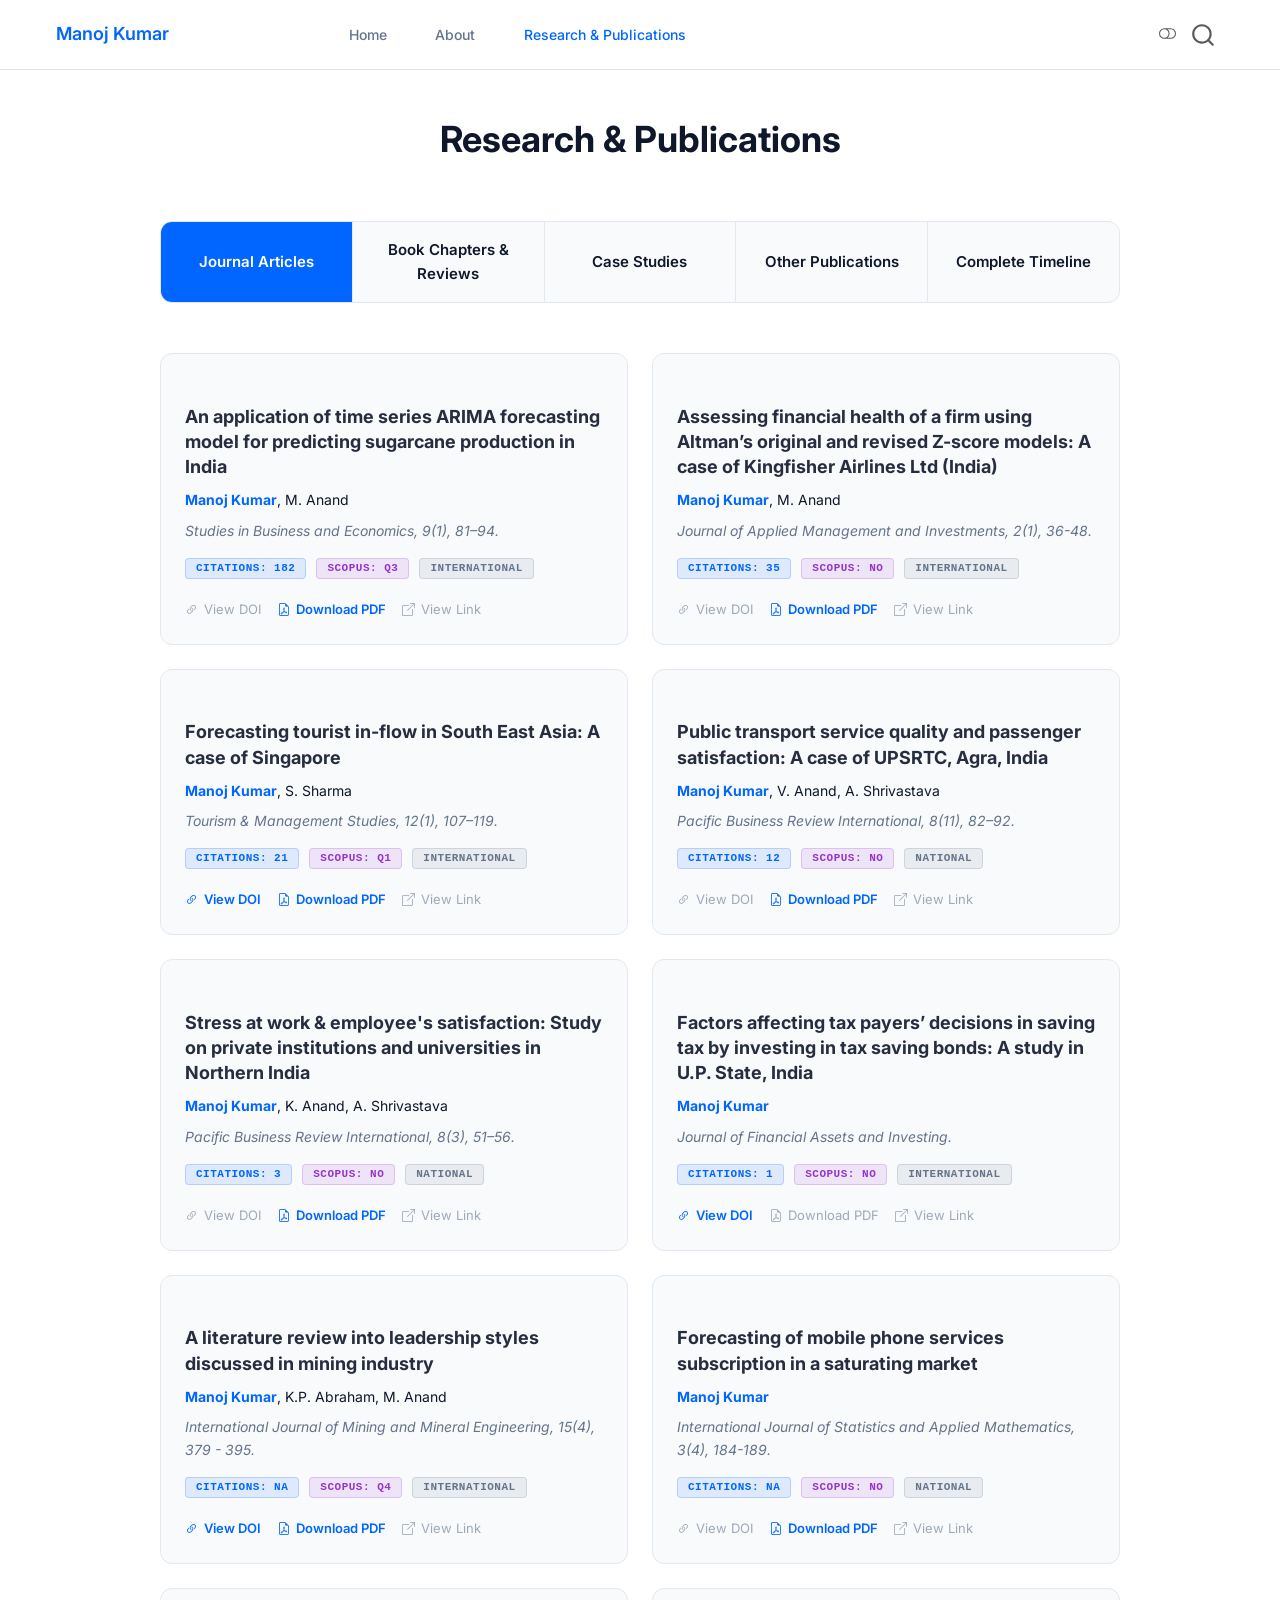
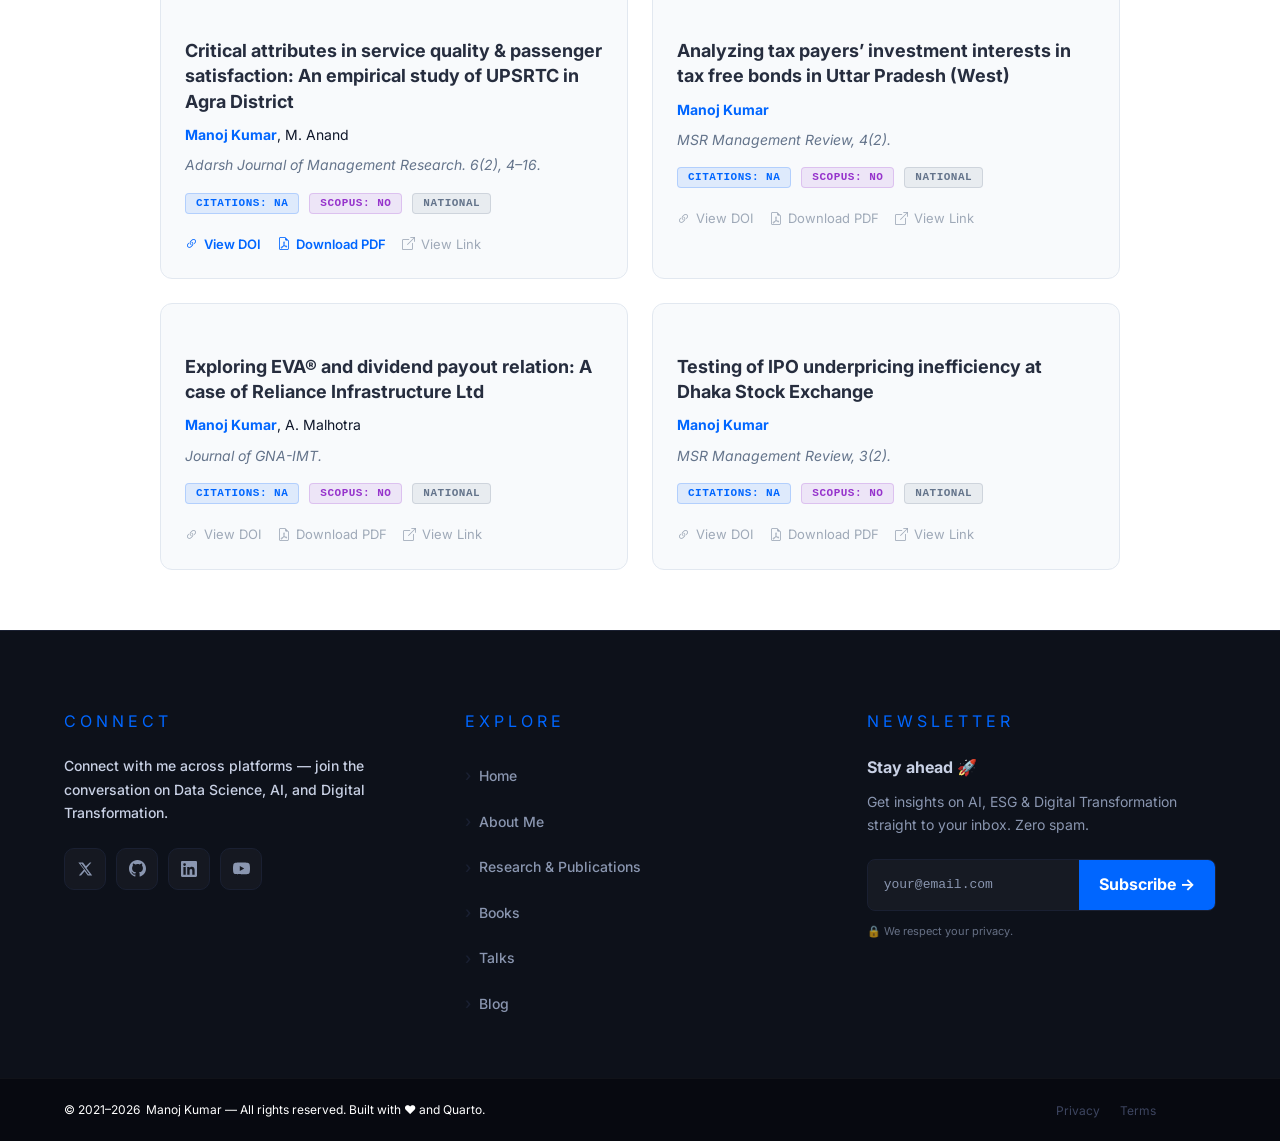
<file: docs/rnd.html>
<!DOCTYPE html>
<html xmlns="http://www.w3.org/1999/xhtml" lang="en" xml:lang="en"><head>

<meta charset="utf-8">
<meta name="generator" content="quarto-1.8.27">

<meta name="viewport" content="width=device-width, initial-scale=1.0, user-scalable=yes">


<title>rnd – Manoj Kumar</title>
<style>
code{white-space: pre-wrap;}
span.smallcaps{font-variant: small-caps;}
div.columns{display: flex; gap: min(4vw, 1.5em);}
div.column{flex: auto; overflow-x: auto;}
div.hanging-indent{margin-left: 1.5em; text-indent: -1.5em;}
ul.task-list{list-style: none;}
ul.task-list li input[type="checkbox"] {
  width: 0.8em;
  margin: 0 0.8em 0.2em -1em; /* quarto-specific, see https://github.com/quarto-dev/quarto-cli/issues/4556 */ 
  vertical-align: middle;
}
</style>


<script src="site_libs/quarto-nav/quarto-nav.js"></script>
<script src="site_libs/clipboard/clipboard.min.js"></script>
<script src="site_libs/quarto-search/autocomplete.umd.js"></script>
<script src="site_libs/quarto-search/fuse.min.js"></script>
<script src="site_libs/quarto-search/quarto-search.js"></script>
<meta name="quarto:offset" content="./">
<script src="site_libs/quarto-html/quarto.js" type="module"></script>
<script src="site_libs/quarto-html/tabsets/tabsets.js" type="module"></script>
<script src="site_libs/quarto-html/axe/axe-check.js" type="module"></script>
<script src="site_libs/quarto-html/popper.min.js"></script>
<script src="site_libs/quarto-html/tippy.umd.min.js"></script>
<script src="site_libs/quarto-html/anchor.min.js"></script>
<link href="site_libs/quarto-html/tippy.css" rel="stylesheet">
<link href="site_libs/quarto-html/quarto-syntax-highlighting-ed96de9b727972fe78a7b5d16c58bf87.css" rel="stylesheet" class="quarto-color-scheme" id="quarto-text-highlighting-styles">
<link href="site_libs/quarto-html/quarto-syntax-highlighting-dark-4d9afe2b8d18ee9fa5d0d57b5ed4214d.css" rel="stylesheet" class="quarto-color-scheme quarto-color-alternate" id="quarto-text-highlighting-styles">
<link href="site_libs/quarto-html/quarto-syntax-highlighting-ed96de9b727972fe78a7b5d16c58bf87.css" rel="stylesheet" class="quarto-color-scheme-extra" id="quarto-text-highlighting-styles">
<script src="site_libs/bootstrap/bootstrap.min.js"></script>
<link href="site_libs/bootstrap/bootstrap-icons.css" rel="stylesheet">
<link href="site_libs/bootstrap/bootstrap-d3264854bef6d6e2e1e64f029da655b1.min.css" rel="stylesheet" append-hash="true" class="quarto-color-scheme" id="quarto-bootstrap" data-mode="light">
<link href="site_libs/bootstrap/bootstrap-dark-2e3606d5f43852cfc198a66f8206e9b9.min.css" rel="stylesheet" append-hash="true" class="quarto-color-scheme quarto-color-alternate" id="quarto-bootstrap" data-mode="dark">
<link href="site_libs/bootstrap/bootstrap-d3264854bef6d6e2e1e64f029da655b1.min.css" rel="stylesheet" append-hash="true" class="quarto-color-scheme-extra" id="quarto-bootstrap" data-mode="light">
<script id="quarto-search-options" type="application/json">{
  "location": "navbar",
  "copy-button": false,
  "collapse-after": 3,
  "panel-placement": "end",
  "type": "overlay",
  "limit": 50,
  "keyboard-shortcut": [
    "f",
    "/",
    "s"
  ],
  "language": {
    "search-no-results-text": "No results",
    "search-matching-documents-text": "matching documents",
    "search-copy-link-title": "Copy link to search",
    "search-hide-matches-text": "Hide additional matches",
    "search-more-match-text": "more match in this document",
    "search-more-matches-text": "more matches in this document",
    "search-clear-button-title": "Clear",
    "search-text-placeholder": "",
    "search-detached-cancel-button-title": "Cancel",
    "search-submit-button-title": "Submit",
    "search-label": "Search"
  }
}</script>


<link rel="stylesheet" href="styles/theme.css">
</head>

<body class="nav-fixed fullcontent quarto-light"><script id="quarto-html-before-body" type="application/javascript">
    const toggleBodyColorMode = (bsSheetEl) => {
      const mode = bsSheetEl.getAttribute("data-mode");
      const bodyEl = window.document.querySelector("body");
      if (mode === "dark") {
        bodyEl.classList.add("quarto-dark");
        bodyEl.classList.remove("quarto-light");
      } else {
        bodyEl.classList.add("quarto-light");
        bodyEl.classList.remove("quarto-dark");
      }
    }
    const toggleBodyColorPrimary = () => {
      const bsSheetEl = window.document.querySelector("link#quarto-bootstrap:not([rel=disabled-stylesheet])");
      if (bsSheetEl) {
        toggleBodyColorMode(bsSheetEl);
      }
    }
    const setColorSchemeToggle = (alternate) => {
      const toggles = window.document.querySelectorAll('.quarto-color-scheme-toggle');
      for (let i=0; i < toggles.length; i++) {
        const toggle = toggles[i];
        if (toggle) {
          if (alternate) {
            toggle.classList.add("alternate");
          } else {
            toggle.classList.remove("alternate");
          }
        }
      }
    };
    const toggleColorMode = (alternate) => {
      // Switch the stylesheets
      const primaryStylesheets = window.document.querySelectorAll('link.quarto-color-scheme:not(.quarto-color-alternate)');
      const alternateStylesheets = window.document.querySelectorAll('link.quarto-color-scheme.quarto-color-alternate');
      manageTransitions('#quarto-margin-sidebar .nav-link', false);
      if (alternate) {
        // note: dark is layered on light, we don't disable primary!
        enableStylesheet(alternateStylesheets);
        for (const sheetNode of alternateStylesheets) {
          if (sheetNode.id === "quarto-bootstrap") {
            toggleBodyColorMode(sheetNode);
          }
        }
      } else {
        disableStylesheet(alternateStylesheets);
        enableStylesheet(primaryStylesheets)
        toggleBodyColorPrimary();
      }
      manageTransitions('#quarto-margin-sidebar .nav-link', true);
      // Switch the toggles
      setColorSchemeToggle(alternate)
      // Hack to workaround the fact that safari doesn't
      // properly recolor the scrollbar when toggling (#1455)
      if (navigator.userAgent.indexOf('Safari') > 0 && navigator.userAgent.indexOf('Chrome') == -1) {
        manageTransitions("body", false);
        window.scrollTo(0, 1);
        setTimeout(() => {
          window.scrollTo(0, 0);
          manageTransitions("body", true);
        }, 40);
      }
    }
    const disableStylesheet = (stylesheets) => {
      for (let i=0; i < stylesheets.length; i++) {
        const stylesheet = stylesheets[i];
        stylesheet.rel = 'disabled-stylesheet';
      }
    }
    const enableStylesheet = (stylesheets) => {
      for (let i=0; i < stylesheets.length; i++) {
        const stylesheet = stylesheets[i];
        if(stylesheet.rel !== 'stylesheet') { // for Chrome, which will still FOUC without this check
          stylesheet.rel = 'stylesheet';
        }
      }
    }
    const manageTransitions = (selector, allowTransitions) => {
      const els = window.document.querySelectorAll(selector);
      for (let i=0; i < els.length; i++) {
        const el = els[i];
        if (allowTransitions) {
          el.classList.remove('notransition');
        } else {
          el.classList.add('notransition');
        }
      }
    }
    const isFileUrl = () => {
      return window.location.protocol === 'file:';
    }
    const hasAlternateSentinel = () => {
      let styleSentinel = getColorSchemeSentinel();
      if (styleSentinel !== null) {
        return styleSentinel === "alternate";
      } else {
        return false;
      }
    }
    const setStyleSentinel = (alternate) => {
      const value = alternate ? "alternate" : "default";
      if (!isFileUrl()) {
        window.localStorage.setItem("quarto-color-scheme", value);
      } else {
        localAlternateSentinel = value;
      }
    }
    const getColorSchemeSentinel = () => {
      if (!isFileUrl()) {
        const storageValue = window.localStorage.getItem("quarto-color-scheme");
        return storageValue != null ? storageValue : localAlternateSentinel;
      } else {
        return localAlternateSentinel;
      }
    }
    const toggleGiscusIfUsed = (isAlternate, darkModeDefault) => {
      const baseTheme = document.querySelector('#giscus-base-theme')?.value ?? 'light';
      const alternateTheme = document.querySelector('#giscus-alt-theme')?.value ?? 'dark';
      let newTheme = '';
      if(authorPrefersDark) {
        newTheme = isAlternate ? baseTheme : alternateTheme;
      } else {
        newTheme = isAlternate ? alternateTheme : baseTheme;
      }
      const changeGiscusTheme = () => {
        // From: https://github.com/giscus/giscus/issues/336
        const sendMessage = (message) => {
          const iframe = document.querySelector('iframe.giscus-frame');
          if (!iframe) return;
          iframe.contentWindow.postMessage({ giscus: message }, 'https://giscus.app');
        }
        sendMessage({
          setConfig: {
            theme: newTheme
          }
        });
      }
      const isGiscussLoaded = window.document.querySelector('iframe.giscus-frame') !== null;
      if (isGiscussLoaded) {
        changeGiscusTheme();
      }
    };
    const authorPrefersDark = false;
    const darkModeDefault = authorPrefersDark;
      document.querySelector('link#quarto-text-highlighting-styles.quarto-color-scheme-extra').rel = 'disabled-stylesheet';
      document.querySelector('link#quarto-bootstrap.quarto-color-scheme-extra').rel = 'disabled-stylesheet';
    let localAlternateSentinel = darkModeDefault ? 'alternate' : 'default';
    // Dark / light mode switch
    window.quartoToggleColorScheme = () => {
      // Read the current dark / light value
      let toAlternate = !hasAlternateSentinel();
      toggleColorMode(toAlternate);
      setStyleSentinel(toAlternate);
      toggleGiscusIfUsed(toAlternate, darkModeDefault);
      window.dispatchEvent(new Event('resize'));
    };
    // Switch to dark mode if need be
    if (hasAlternateSentinel()) {
      toggleColorMode(true);
    } else {
      toggleColorMode(false);
    }
  </script>

<div id="quarto-search-results"></div>
  <header id="quarto-header" class="headroom fixed-top">
    <nav class="navbar navbar-expand-lg " data-bs-theme="dark">
      <div class="navbar-container container-fluid">
      <div class="navbar-brand-container mx-auto">
    <a class="navbar-brand" href="./index.html">
    <span class="navbar-title">Manoj Kumar</span>
    </a>
  </div>
            <div id="quarto-search" class="" title="Search"></div>
          <button class="navbar-toggler" type="button" data-bs-toggle="collapse" data-bs-target="#navbarCollapse" aria-controls="navbarCollapse" role="menu" aria-expanded="false" aria-label="Toggle navigation" onclick="if (window.quartoToggleHeadroom) { window.quartoToggleHeadroom(); }">
  <span class="navbar-toggler-icon"></span>
</button>
          <div class="collapse navbar-collapse" id="navbarCollapse">
            <ul class="navbar-nav navbar-nav-scroll me-auto">
  <li class="nav-item">
    <a class="nav-link" href="./index.html"> 
<span class="menu-text">Home</span></a>
  </li>  
  <li class="nav-item">
    <a class="nav-link" href="./about.html"> 
<span class="menu-text">About</span></a>
  </li>  
  <li class="nav-item">
    <a class="nav-link active" href="./rnd.html" aria-current="page"> 
<span class="menu-text">Research &amp; Publications</span></a>
  </li>  
</ul>
            <ul class="navbar-nav navbar-nav-scroll ms-auto">
</ul>
          </div> <!-- /navcollapse -->
            <div class="quarto-navbar-tools">
  <a href="" class="quarto-color-scheme-toggle quarto-navigation-tool  px-1" onclick="window.quartoToggleColorScheme(); return false;" title="Toggle dark mode"><i class="bi"></i></a>
</div>
      </div> <!-- /container-fluid -->
    </nav>
</header>
<!-- content -->
<div id="quarto-content" class="quarto-container page-layout-custom page-navbar">
<!-- sidebar -->
<!-- margin-sidebar -->
<!-- main -->






<div class="rnd-wrapper">
  
  <h1 class="rnd-header">Research &amp; Publications</h1>

  <div class="custom-tabs">
    <button class="tab-btn active" data-target="tab-journals">Journal Articles</button>
    <button class="tab-btn" data-target="tab-books">Book Chapters &amp; Reviews</button>
    <button class="tab-btn" data-target="tab-cases">Case Studies</button>
    <button class="tab-btn" data-target="tab-other">Other Publications</button>
    <button class="tab-btn" data-target="tab-timeline">Complete Timeline</button>
  </div>

  <div class="tab-content-wrapper">

    <div class="tab-pane active" id="tab-journals">
      <div class="pub-grid">

        <div class="pub-card">
          <h3 class="pub-title">An application of time series ARIMA forecasting model for predicting sugarcane production in India</h3>
          <div class="pub-authors"><strong>Manoj Kumar</strong>, M. Anand</div>
          <div class="pub-journal">Studies in Business and Economics, 9(1), 81–94.</div>
          <div class="pub-badges">
            <span class="badge citations">Citations: 182</span>
            <span class="badge scopus">Scopus: Q3</span>
            <span class="badge type">International</span>
          </div>
          <div class="pub-actions">
            <span class="pub-disabled"><i class="bi bi-link-45deg"></i> View DOI</span>
            <a href="https://magazines.ulbsibiu.ro/eccsf/RePEc/blg/journl/918kumar&amp;anand.pdf" target="_blank" class="pub-link"><i class="bi bi-file-earmark-pdf"></i> Download PDF</a>
            <span class="pub-disabled"><i class="bi bi-box-arrow-up-right"></i> View Link</span>
          </div>
        </div>

        <div class="pub-card">
          <h3 class="pub-title">Assessing financial health of a firm using Altman’s original and revised Z-score models: A case of Kingfisher Airlines Ltd (India)</h3>
          <div class="pub-authors"><strong>Manoj Kumar</strong>, M. Anand</div>
          <div class="pub-journal">Journal of Applied Management and Investments, 2(1), 36-48.</div>
          <div class="pub-badges">
            <span class="badge citations">Citations: 35</span>
            <span class="badge scopus">Scopus: No</span>
            <span class="badge type">International</span>
          </div>
          <div class="pub-actions">
            <span class="pub-disabled"><i class="bi bi-link-45deg"></i> View DOI</span>
            <a href="https://www.researchgate.net/profile/Manoj_Kumar458/publication/281775693_Kumar_and_Anand_-_Assessing_Financial_Health_Of_A_Firm_Using_Altman'S_Original_And_Revised_Z-Score_Models_A_Case_Of_Kingfisher_Airlines_Ltd_India/links/55f7eb6008aec948c47539e4.pdf" target="_blank" class="pub-link"><i class="bi bi-file-earmark-pdf"></i> Download PDF</a>
            <span class="pub-disabled"><i class="bi bi-box-arrow-up-right"></i> View Link</span>
          </div>
        </div>

        <div class="pub-card">
          <h3 class="pub-title">Forecasting tourist in-flow in South East Asia: A case of Singapore</h3>
          <div class="pub-authors"><strong>Manoj Kumar</strong>, S. Sharma</div>
          <div class="pub-journal">Tourism &amp; Management Studies, 12(1), 107–119.</div>
          <div class="pub-badges">
            <span class="badge citations">Citations: 21</span>
            <span class="badge scopus">Scopus: Q1</span>
            <span class="badge type">International</span>
          </div>
          <div class="pub-actions">
            <a href="https://doi.org/10.18089/tms.2016.12111" target="_blank" class="pub-link"><i class="bi bi-link-45deg"></i> View DOI</a>
            <a href="https://www.tmstudies.net/index.php/ectms/article/view/718/2381" target="_blank" class="pub-link"><i class="bi bi-file-earmark-pdf"></i> Download PDF</a>
            <span class="pub-disabled"><i class="bi bi-box-arrow-up-right"></i> View Link</span>
          </div>
        </div>

        <div class="pub-card">
          <h3 class="pub-title">Public transport service quality and passenger satisfaction: A case of UPSRTC, Agra, India</h3>
          <div class="pub-authors"><strong>Manoj Kumar</strong>, V. Anand, A. Shrivastava</div>
          <div class="pub-journal">Pacific Business Review International, 8(11), 82–92.</div>
          <div class="pub-badges">
            <span class="badge citations">Citations: 12</span>
            <span class="badge scopus">Scopus: No</span>
            <span class="badge type">National</span>
          </div>
          <div class="pub-actions">
            <span class="pub-disabled"><i class="bi bi-link-45deg"></i> View DOI</span>
            <a href="https://www.pbr.co.in/2016/2016_month/May/11.pdf" target="_blank" class="pub-link"><i class="bi bi-file-earmark-pdf"></i> Download PDF</a>
            <span class="pub-disabled"><i class="bi bi-box-arrow-up-right"></i> View Link</span>
          </div>
        </div>

        <div class="pub-card">
          <h3 class="pub-title">Stress at work &amp; employee's satisfaction: Study on private institutions and universities in Northern India</h3>
          <div class="pub-authors"><strong>Manoj Kumar</strong>, K. Anand, A. Shrivastava</div>
          <div class="pub-journal">Pacific Business Review International, 8(3), 51–56.</div>
          <div class="pub-badges">
            <span class="badge citations">Citations: 3</span>
            <span class="badge scopus">Scopus: No</span>
            <span class="badge type">National</span>
          </div>
          <div class="pub-actions">
            <span class="pub-disabled"><i class="bi bi-link-45deg"></i> View DOI</span>
            <a href="https://www.pbr.co.in/2015/2015_month/Sep/6.pdf" target="_blank" class="pub-link"><i class="bi bi-file-earmark-pdf"></i> Download PDF</a>
            <span class="pub-disabled"><i class="bi bi-box-arrow-up-right"></i> View Link</span>
          </div>
        </div>

        <div class="pub-card">
          <h3 class="pub-title">Factors affecting tax payers’ decisions in saving tax by investing in tax saving bonds: A study in U.P. State, India</h3>
          <div class="pub-authors"><strong>Manoj Kumar</strong></div>
          <div class="pub-journal">Journal of Financial Assets and Investing.</div>
          <div class="pub-badges">
            <span class="badge citations">Citations: 1</span>
            <span class="badge scopus">Scopus: No</span>
            <span class="badge type">International</span>
          </div>
          <div class="pub-actions">
            <a href="https://doi.org/10.5817/FAI2014-1-2" target="_blank" class="pub-link"><i class="bi bi-link-45deg"></i> View DOI</a>
            <span class="pub-disabled"><i class="bi bi-file-earmark-pdf"></i> Download PDF</span>
            <span class="pub-disabled"><i class="bi bi-box-arrow-up-right"></i> View Link</span>
          </div>
        </div>

        <div class="pub-card">
          <h3 class="pub-title">A literature review into leadership styles discussed in mining industry</h3>
          <div class="pub-authors"><strong>Manoj Kumar</strong>, K.P. Abraham, M. Anand</div>
          <div class="pub-journal">International Journal of Mining and Mineral Engineering, 15(4), 379 - 395.</div>
          <div class="pub-badges">
            <span class="badge citations">Citations: NA</span>
            <span class="badge scopus">Scopus: Q4</span>
            <span class="badge type">International</span>
          </div>
          <div class="pub-actions">
            <a href="https://doi.org/10.1504/IJMME.2024.142842" target="_blank" class="pub-link"><i class="bi bi-link-45deg"></i> View DOI</a>
            <a href="https://www.inderscienceonline.com/doi/epdf/10.1504/IJMME.2024.142842" target="_blank" class="pub-link"><i class="bi bi-file-earmark-pdf"></i> Download PDF</a>
            <span class="pub-disabled"><i class="bi bi-box-arrow-up-right"></i> View Link</span>
          </div>
        </div>

        <div class="pub-card">
          <h3 class="pub-title">Forecasting of mobile phone services subscription in a saturating market</h3>
          <div class="pub-authors"><strong>Manoj Kumar</strong></div>
          <div class="pub-journal">International Journal of Statistics and Applied Mathematics, 3(4), 184-189.</div>
          <div class="pub-badges">
            <span class="badge citations">Citations: NA</span>
            <span class="badge scopus">Scopus: No</span>
            <span class="badge type">National</span>
          </div>
          <div class="pub-actions">
            <span class="pub-disabled"><i class="bi bi-link-45deg"></i> View DOI</span>
            <a href="https://www.mathsjournal.com/pdf/2018/vol3issue4/PartB/3-4-20-625.pdf" target="_blank" class="pub-link"><i class="bi bi-file-earmark-pdf"></i> Download PDF</a>
            <span class="pub-disabled"><i class="bi bi-box-arrow-up-right"></i> View Link</span>
          </div>
        </div>

        <div class="pub-card">
          <h3 class="pub-title">Critical attributes in service quality &amp; passenger satisfaction: An empirical study of UPSRTC in Agra District</h3>
          <div class="pub-authors"><strong>Manoj Kumar</strong>, M. Anand</div>
          <div class="pub-journal">Adarsh Journal of Management Research. 6(2), 4–16.</div>
          <div class="pub-badges">
            <span class="badge citations">Citations: NA</span>
            <span class="badge scopus">Scopus: No</span>
            <span class="badge type">National</span>
          </div>
          <div class="pub-actions">
            <a href="https://doi.org/10.21095/ajmr/2013/v6/i2/88257" target="_blank" class="pub-link"><i class="bi bi-link-45deg"></i> View DOI</a>
            <a href="https://www.adarshjournals.in/index.php/ajmr/article/view/88257/67261" target="_blank" class="pub-link"><i class="bi bi-file-earmark-pdf"></i> Download PDF</a>
            <span class="pub-disabled"><i class="bi bi-box-arrow-up-right"></i> View Link</span>
          </div>
        </div>

        <div class="pub-card">
          <h3 class="pub-title">Analyzing tax payers’ investment interests in tax free bonds in Uttar Pradesh (West)</h3>
          <div class="pub-authors"><strong>Manoj Kumar</strong></div>
          <div class="pub-journal">MSR Management Review, 4(2).</div>
          <div class="pub-badges">
            <span class="badge citations">Citations: NA</span>
            <span class="badge scopus">Scopus: No</span>
            <span class="badge type">National</span>
          </div>
          <div class="pub-actions">
            <span class="pub-disabled"><i class="bi bi-link-45deg"></i> View DOI</span>
            <span class="pub-disabled"><i class="bi bi-file-earmark-pdf"></i> Download PDF</span>
            <span class="pub-disabled"><i class="bi bi-box-arrow-up-right"></i> View Link</span>
          </div>
        </div>

        <div class="pub-card">
          <h3 class="pub-title">Exploring EVA® and dividend payout relation: A case of Reliance Infrastructure Ltd</h3>
          <div class="pub-authors"><strong>Manoj Kumar</strong>, A. Malhotra</div>
          <div class="pub-journal">Journal of GNA-IMT.</div>
          <div class="pub-badges">
            <span class="badge citations">Citations: NA</span>
            <span class="badge scopus">Scopus: No</span>
            <span class="badge type">National</span>
          </div>
          <div class="pub-actions">
            <span class="pub-disabled"><i class="bi bi-link-45deg"></i> View DOI</span>
            <span class="pub-disabled"><i class="bi bi-file-earmark-pdf"></i> Download PDF</span>
            <span class="pub-disabled"><i class="bi bi-box-arrow-up-right"></i> View Link</span>
          </div>
        </div>

        <div class="pub-card">
          <h3 class="pub-title">Testing of IPO underpricing inefficiency at Dhaka Stock Exchange</h3>
          <div class="pub-authors"><strong>Manoj Kumar</strong></div>
          <div class="pub-journal">MSR Management Review, 3(2).</div>
          <div class="pub-badges">
            <span class="badge citations">Citations: NA</span>
            <span class="badge scopus">Scopus: No</span>
            <span class="badge type">National</span>
          </div>
          <div class="pub-actions">
            <span class="pub-disabled"><i class="bi bi-link-45deg"></i> View DOI</span>
            <span class="pub-disabled"><i class="bi bi-file-earmark-pdf"></i> Download PDF</span>
            <span class="pub-disabled"><i class="bi bi-box-arrow-up-right"></i> View Link</span>
          </div>
        </div>

      </div>
    </div>

    <div class="tab-pane" id="tab-books">
      <div class="pub-grid">

        <div class="pub-card">
          <h3 class="pub-title">A book review on "Marketing Research: A Practical Approach"</h3>
          <div class="pub-authors"><strong>Manoj Kumar</strong></div>
          <div class="pub-journal">Serbian Journal of Management, 8(1).</div>
          <div class="pub-badges">
            <span class="badge citations">Citations: NA</span>
            <span class="badge scopus">Scopus: Q4</span>
            <span class="badge type">International</span>
          </div>
          <div class="pub-actions">
            <span class="pub-disabled"><i class="bi bi-link-45deg"></i> View DOI</span>
            <a href="https://www.sjm06.com/SJM%20ISSN1452-4864/8_1_2013_May_1_132/8_1_2013_113-115.pdf" target="_blank" class="pub-link"><i class="bi bi-file-earmark-pdf"></i> Download PDF</a>
            <span class="pub-disabled"><i class="bi bi-box-arrow-up-right"></i> View Link</span>
          </div>
        </div>

      </div>
    </div>

    <div class="tab-pane" id="tab-cases">
      <div class="pub-grid">

        <div class="pub-card">
          <h3 class="pub-title">Hyderabad House’s franchisee operating model (Interview case)</h3>
          <div class="pub-authors"><strong>Manoj Kumar</strong>, N. Chandrakar</div>
          <div class="pub-journal">IBS Case Development Centre (2009).</div>
          <div class="pub-badges">
            <span class="badge citations">Citations: NA</span>
            <span class="badge scopus">Scopus: No</span>
            <span class="badge type">National</span>
          </div>
          <div class="pub-actions">
            <span class="pub-disabled"><i class="bi bi-link-45deg"></i> View DOI</span>
            <span class="pub-disabled"><i class="bi bi-file-earmark-pdf"></i> Download PDF</span>
            <a href="https://www.ibscdc.org/video-interview/Zubair-Ahmed.asp" target="_blank" class="pub-link"><i class="bi bi-box-arrow-up-right"></i> View Link</a>
          </div>
        </div>

      </div>
    </div>

    <div class="tab-pane" id="tab-other">
      <div class="pub-grid">

        <div class="pub-card">
          <h3 class="pub-title">AI/ML Framework for Enhancing Slope Stability Monitoring with Early Warning Alarm System in Open-Pit Mines</h3>
          <div class="pub-authors"><strong>Manoj Kumar</strong>, K.P. Abraham</div>
          <div class="pub-journal">Proceedings of International Conference on Mining and Beneficiation Technology (MBT).</div>
          <div class="pub-badges">
            <span class="badge citations">Citations: NA</span>
            <span class="badge scopus">Scopus: No</span>
            <span class="badge type">National</span>
          </div>
          <div class="pub-actions">
            <span class="pub-disabled"><i class="bi bi-link-45deg"></i> View DOI</span>
            <span class="pub-disabled"><i class="bi bi-file-earmark-pdf"></i> Download PDF</span>
            <span class="pub-disabled"><i class="bi bi-box-arrow-up-right"></i> View Link</span>
          </div>
        </div>

        <div class="pub-card">
          <h3 class="pub-title">Maintenance information in mines using Visual Basic as a tool</h3>
          <div class="pub-authors"><strong>Manoj Kumar</strong>, A. N. Sinha</div>
          <div class="pub-journal">Proceedings of Third Indian Conference on Computer Application in Mineral Industry (ICCAMI-2001), New Delhi.</div>
          <div class="pub-badges">
            <span class="badge citations">Citations: NA</span>
            <span class="badge scopus">Scopus: No</span>
            <span class="badge type">National</span>
          </div>
          <div class="pub-actions">
            <span class="pub-disabled"><i class="bi bi-link-45deg"></i> View DOI</span>
            <span class="pub-disabled"><i class="bi bi-file-earmark-pdf"></i> Download PDF</span>
            <a href="https://books.google.co.in/books/about/Computer_Applications_in_Mineral_Industr.html?id=f4Y7AAAACAAJ&amp;redir_esc=y" target="_blank" class="pub-link"><i class="bi bi-box-arrow-up-right"></i> View Link</a>
          </div>
        </div>

        <div class="pub-card">
          <h3 class="pub-title">Maintenance information management</h3>
          <div class="pub-authors"><strong>Manoj Kumar</strong>, A. N. Sinha</div>
          <div class="pub-journal">Proceedings of National Seminar on Maintenance Engineering (2001).</div>
          <div class="pub-badges">
            <span class="badge citations">Citations: NA</span>
            <span class="badge scopus">Scopus: No</span>
            <span class="badge type">National</span>
          </div>
          <div class="pub-actions">
            <span class="pub-disabled"><i class="bi bi-link-45deg"></i> View DOI</span>
            <span class="pub-disabled"><i class="bi bi-file-earmark-pdf"></i> Download PDF</span>
            <span class="pub-disabled"><i class="bi bi-box-arrow-up-right"></i> View Link</span>
          </div>
        </div>

      </div>
    </div>

    <div class="tab-pane" id="tab-timeline">
      <div class="timeline">

        <div class="timeline-block">
          <div class="timeline-year">2024</div>
          <div class="timeline-content">

            <div class="pub-card">
              <h3 class="pub-title">A literature review into leadership styles discussed in mining industry</h3>
              <div class="pub-authors"><strong>Manoj Kumar</strong>, K.P. Abraham, M. Anand</div>
              <div class="pub-journal">International Journal of Mining and Mineral Engineering, 15(4), 379 - 395.</div>
              <div class="pub-badges">
                <span class="badge citations">Citations: NA</span>
                <span class="badge scopus">Scopus: Q4</span>
                <span class="badge type">International</span>
              </div>
              <div class="pub-actions">
                <a href="https://doi.org/10.1504/IJMME.2024.142842" target="_blank" class="pub-link"><i class="bi bi-link-45deg"></i> View DOI</a>
                <a href="https://www.inderscienceonline.com/doi/epdf/10.1504/IJMME.2024.142842" target="_blank" class="pub-link"><i class="bi bi-file-earmark-pdf"></i> Download PDF</a>
                <span class="pub-disabled"><i class="bi bi-box-arrow-up-right"></i> View Link</span>
              </div>
            </div>

            <div class="pub-card">
              <h3 class="pub-title">AI/ML Framework for Enhancing Slope Stability Monitoring with Early Warning Alarm System in Open-Pit Mines</h3>
              <div class="pub-authors"><strong>Manoj Kumar</strong>, K.P. Abraham</div>
              <div class="pub-journal">Proceedings of International Conference on Mining and Beneficiation Technology (MBT).</div>
              <div class="pub-badges">
                <span class="badge citations">Citations: NA</span>
                <span class="badge scopus">Scopus: No</span>
                <span class="badge type">National</span>
              </div>
              <div class="pub-actions">
                <span class="pub-disabled"><i class="bi bi-link-45deg"></i> View DOI</span>
                <span class="pub-disabled"><i class="bi bi-file-earmark-pdf"></i> Download PDF</span>
                <span class="pub-disabled"><i class="bi bi-box-arrow-up-right"></i> View Link</span>
              </div>
            </div>

          </div>
        </div>

        <div class="timeline-block">
          <div class="timeline-year">2018</div>
          <div class="timeline-content">

            <div class="pub-card">
              <h3 class="pub-title">Forecasting of mobile phone services subscription in a saturating market</h3>
              <div class="pub-authors"><strong>Manoj Kumar</strong></div>
              <div class="pub-journal">International Journal of Statistics and Applied Mathematics, 3(4), 184-189.</div>
              <div class="pub-badges">
                <span class="badge citations">Citations: NA</span>
                <span class="badge scopus">Scopus: No</span>
                <span class="badge type">National</span>
              </div>
              <div class="pub-actions">
                <span class="pub-disabled"><i class="bi bi-link-45deg"></i> View DOI</span>
                <a href="https://www.mathsjournal.com/pdf/2018/vol3issue4/PartB/3-4-20-625.pdf" target="_blank" class="pub-link"><i class="bi bi-file-earmark-pdf"></i> Download PDF</a>
                <span class="pub-disabled"><i class="bi bi-box-arrow-up-right"></i> View Link</span>
              </div>
            </div>

          </div>
        </div>

        <div class="timeline-block">
          <div class="timeline-year">2016</div>
          <div class="timeline-content">

            <div class="pub-card">
              <h3 class="pub-title">Forecasting tourist in-flow in South East Asia: A case of Singapore</h3>
              <div class="pub-authors"><strong>Manoj Kumar</strong>, S. Sharma</div>
              <div class="pub-journal">Tourism &amp; Management Studies, 12(1), 107–119.</div>
              <div class="pub-badges">
                <span class="badge citations">Citations: 21</span>
                <span class="badge scopus">Scopus: Q1</span>
                <span class="badge type">International</span>
              </div>
              <div class="pub-actions">
                <a href="https://doi.org/10.18089/tms.2016.12111" target="_blank" class="pub-link"><i class="bi bi-link-45deg"></i> View DOI</a>
                <a href="https://www.tmstudies.net/index.php/ectms/article/view/718/2381" target="_blank" class="pub-link"><i class="bi bi-file-earmark-pdf"></i> Download PDF</a>
                <span class="pub-disabled"><i class="bi bi-box-arrow-up-right"></i> View Link</span>
              </div>
            </div>

            <div class="pub-card">
              <h3 class="pub-title">Public transport service quality and passenger satisfaction: A case of UPSRTC, Agra, India</h3>
              <div class="pub-authors"><strong>Manoj Kumar</strong>, V. Anand, A. Shrivastava</div>
              <div class="pub-journal">Pacific Business Review International, 8(11), 82–92.</div>
              <div class="pub-badges">
                <span class="badge citations">Citations: 12</span>
                <span class="badge scopus">Scopus: No</span>
                <span class="badge type">National</span>
              </div>
              <div class="pub-actions">
                <span class="pub-disabled"><i class="bi bi-link-45deg"></i> View DOI</span>
                <a href="https://www.pbr.co.in/2016/2016_month/May/11.pdf" target="_blank" class="pub-link"><i class="bi bi-file-earmark-pdf"></i> Download PDF</a>
                <span class="pub-disabled"><i class="bi bi-box-arrow-up-right"></i> View Link</span>
              </div>
            </div>

            <div class="pub-card">
              <h3 class="pub-title">Stress at work &amp; employee's satisfaction: Study on private institutions and universities in Northern India</h3>
              <div class="pub-authors"><strong>Manoj Kumar</strong>, K. Anand, A. Shrivastava</div>
              <div class="pub-journal">Pacific Business Review International, 8(3), 51–56.</div>
              <div class="pub-badges">
                <span class="badge citations">Citations: 3</span>
                <span class="badge scopus">Scopus: No</span>
                <span class="badge type">National</span>
              </div>
              <div class="pub-actions">
                <span class="pub-disabled"><i class="bi bi-link-45deg"></i> View DOI</span>
                <a href="https://www.pbr.co.in/2015/2015_month/Sep/6.pdf" target="_blank" class="pub-link"><i class="bi bi-file-earmark-pdf"></i> Download PDF</a>
                <span class="pub-disabled"><i class="bi bi-box-arrow-up-right"></i> View Link</span>
              </div>
            </div>

          </div>
        </div>

        <div class="timeline-block">
          <div class="timeline-year">2014</div>
          <div class="timeline-content">

            <div class="pub-card">
              <h3 class="pub-title">An application of time series ARIMA forecasting model for predicting sugarcane production in India</h3>
              <div class="pub-authors"><strong>Manoj Kumar</strong>, M. Anand</div>
              <div class="pub-journal">Studies in Business and Economics, 9(1), 81–94.</div>
              <div class="pub-badges">
                <span class="badge citations">Citations: 182</span>
                <span class="badge scopus">Scopus: Q3</span>
                <span class="badge type">International</span>
              </div>
              <div class="pub-actions">
                <span class="pub-disabled"><i class="bi bi-link-45deg"></i> View DOI</span>
                <a href="https://magazines.ulbsibiu.ro/eccsf/RePEc/blg/journl/918kumar&amp;anand.pdf" target="_blank" class="pub-link"><i class="bi bi-file-earmark-pdf"></i> Download PDF</a>
                <span class="pub-disabled"><i class="bi bi-box-arrow-up-right"></i> View Link</span>
              </div>
            </div>

          </div>
        </div>

        <div class="timeline-block">
          <div class="timeline-year">2013</div>
          <div class="timeline-content">

            <div class="pub-card">
              <h3 class="pub-title">Assessing financial health of a firm using Altman’s original and revised Z-score models: A case of Kingfisher Airlines Ltd (India)</h3>
              <div class="pub-authors"><strong>Manoj Kumar</strong>, M. Anand</div>
              <div class="pub-journal">Journal of Applied Management and Investments, 2(1), 36-48.</div>
              <div class="pub-badges">
                <span class="badge citations">Citations: 35</span>
                <span class="badge scopus">Scopus: No</span>
                <span class="badge type">International</span>
              </div>
              <div class="pub-actions">
                <span class="pub-disabled"><i class="bi bi-link-45deg"></i> View DOI</span>
                <a href="https://www.researchgate.net/profile/Manoj_Kumar458/publication/281775693_Kumar_and_Anand_-_Assessing_Financial_Health_Of_A_Firm_Using_Altman'S_Original_And_Revised_Z-Score_Models_A_Case_Of_Kingfisher_Airlines_Ltd_India/links/55f7eb6008aec948c47539e4.pdf" target="_blank" class="pub-link"><i class="bi bi-file-earmark-pdf"></i> Download PDF</a>
                <span class="pub-disabled"><i class="bi bi-box-arrow-up-right"></i> View Link</span>
              </div>
            </div>

            <div class="pub-card">
              <h3 class="pub-title">Factors affecting tax payers’ decisions in saving tax by investing in tax saving bonds: A study in U.P. State, India</h3>
              <div class="pub-authors"><strong>Manoj Kumar</strong></div>
              <div class="pub-journal">Journal of Financial Assets and Investing.</div>
              <div class="pub-badges">
                <span class="badge citations">Citations: 1</span>
                <span class="badge scopus">Scopus: Yes</span>
                <span class="badge type">International</span>
              </div>
              <div class="pub-actions">
                <a href="https://doi.org/10.5817/FAI2014-1-2" target="_blank" class="pub-link"><i class="bi bi-link-45deg"></i> View DOI</a>
                <span class="pub-disabled"><i class="bi bi-file-earmark-pdf"></i> Download PDF</span>
                <span class="pub-disabled"><i class="bi bi-box-arrow-up-right"></i> View Link</span>
              </div>
            </div>

            <div class="pub-card">
              <h3 class="pub-title">A book review on "Marketing Research: A Practical Approach"</h3>
              <div class="pub-authors"><strong>Manoj Kumar</strong></div>
              <div class="pub-journal">Serbian Journal of Management, 8(1).</div>
              <div class="pub-badges">
                <span class="badge citations">Citations: NA</span>
                <span class="badge scopus">Scopus: Q4</span>
                <span class="badge type">International</span>
              </div>
              <div class="pub-actions">
                <span class="pub-disabled"><i class="bi bi-link-45deg"></i> View DOI</span>
                <a href="https://www.sjm06.com/SJM%20ISSN1452-4864/8_1_2013_May_1_132/8_1_2013_113-115.pdf" target="_blank" class="pub-link"><i class="bi bi-file-earmark-pdf"></i> Download PDF</a>
                <span class="pub-disabled"><i class="bi bi-box-arrow-up-right"></i> View Link</span>
              </div>
            </div>

            <div class="pub-card">
              <h3 class="pub-title">Critical attributes in service quality &amp; passenger satisfaction: An empirical study of UPSRTC in Agra District</h3>
              <div class="pub-authors"><strong>Manoj Kumar</strong>, M. Anand</div>
              <div class="pub-journal">Adarsh Journal of Management Research. 6(2), 4–16.</div>
              <div class="pub-badges">
                <span class="badge citations">Citations: NA</span>
                <span class="badge scopus">Scopus: No</span>
                <span class="badge type">National</span>
              </div>
              <div class="pub-actions">
                <a href="https://doi.org/10.21095/ajmr/2013/v6/i2/88257" target="_blank" class="pub-link"><i class="bi bi-link-45deg"></i> View DOI</a>
                <a href="https://www.adarshjournals.in/index.php/ajmr/article/view/88257/67261" target="_blank" class="pub-link"><i class="bi bi-file-earmark-pdf"></i> Download PDF</a>
                <span class="pub-disabled"><i class="bi bi-box-arrow-up-right"></i> View Link</span>
              </div>
            </div>

            <div class="pub-card">
              <h3 class="pub-title">Analyzing tax payers’ investment interests in tax free bonds in Uttar Pradesh (West)</h3>
              <div class="pub-authors"><strong>Manoj Kumar</strong></div>
              <div class="pub-journal">MSR Management Review, 4(2).</div>
              <div class="pub-badges">
                <span class="badge citations">Citations: NA</span>
                <span class="badge scopus">Scopus: No</span>
                <span class="badge type">National</span>
              </div>
              <div class="pub-actions">
                <span class="pub-disabled"><i class="bi bi-link-45deg"></i> View DOI</span>
                <span class="pub-disabled"><i class="bi bi-file-earmark-pdf"></i> Download PDF</span>
                <span class="pub-disabled"><i class="bi bi-box-arrow-up-right"></i> View Link</span>
              </div>
            </div>

            <div class="pub-card">
              <h3 class="pub-title">Exploring EVA® and dividend payout relation: A case of Reliance Infrastructure Ltd</h3>
              <div class="pub-authors"><strong>Manoj Kumar</strong>, A. Malhotra</div>
              <div class="pub-journal">Journal of GNA-IMT.</div>
              <div class="pub-badges">
                <span class="badge citations">Citations: NA</span>
                <span class="badge scopus">Scopus: No</span>
                <span class="badge type">National</span>
              </div>
              <div class="pub-actions">
                <span class="pub-disabled"><i class="bi bi-link-45deg"></i> View DOI</span>
                <span class="pub-disabled"><i class="bi bi-file-earmark-pdf"></i> Download PDF</span>
                <span class="pub-disabled"><i class="bi bi-box-arrow-up-right"></i> View Link</span>
              </div>
            </div>

          </div>
        </div>

        <div class="timeline-block">
          <div class="timeline-year">2011</div>
          <div class="timeline-content">

            <div class="pub-card">
              <h3 class="pub-title">Testing of IPO underpricing inefficiency at Dhaka Stock Exchange</h3>
              <div class="pub-authors"><strong>Manoj Kumar</strong></div>
              <div class="pub-journal">MSR Management Review, 3(2).</div>
              <div class="pub-badges">
                <span class="badge citations">Citations: NA</span>
                <span class="badge scopus">Scopus: No</span>
                <span class="badge type">National</span>
              </div>
              <div class="pub-actions">
                <span class="pub-disabled"><i class="bi bi-link-45deg"></i> View DOI</span>
                <span class="pub-disabled"><i class="bi bi-file-earmark-pdf"></i> Download PDF</span>
                <span class="pub-disabled"><i class="bi bi-box-arrow-up-right"></i> View Link</span>
              </div>
            </div>

          </div>
        </div>

        <div class="timeline-block">
          <div class="timeline-year">Prior</div>
          <div class="timeline-content">

            <div class="pub-card">
              <h3 class="pub-title">Hyderabad House’s franchisee operating model (Interview case)</h3>
              <div class="pub-authors"><strong>Manoj Kumar</strong>, N. Chandrakar</div>
              <div class="pub-journal">IBS Case Development Centre (2009).</div>
              <div class="pub-badges">
                <span class="badge citations">Citations: NA</span>
                <span class="badge scopus">Scopus: No</span>
                <span class="badge type">National</span>
              </div>
              <div class="pub-actions">
                <span class="pub-disabled"><i class="bi bi-link-45deg"></i> View DOI</span>
                <span class="pub-disabled"><i class="bi bi-file-earmark-pdf"></i> Download PDF</span>
                <a href="https://www.ibscdc.org/video-interview/Zubair-Ahmed.asp" target="_blank" class="pub-link"><i class="bi bi-box-arrow-up-right"></i> View Link</a>
              </div>
            </div>

            <div class="pub-card">
              <h3 class="pub-title">Maintenance information in mines using Visual Basic as a tool</h3>
              <div class="pub-authors"><strong>Manoj Kumar</strong>, A. N. Sinha</div>
              <div class="pub-journal">Proceedings of Third Indian Conference on Computer Application in Mineral Industry (ICCAMI-2001), New Delhi.</div>
              <div class="pub-badges">
                <span class="badge citations">Citations: NA</span>
                <span class="badge scopus">Scopus: No</span>
                <span class="badge type">National</span>
              </div>
              <div class="pub-actions">
                <span class="pub-disabled"><i class="bi bi-link-45deg"></i> View DOI</span>
                <span class="pub-disabled"><i class="bi bi-file-earmark-pdf"></i> Download PDF</span>
                <a href="https://books.google.co.in/books/about/Computer_Applications_in_Mineral_Industr.html?id=f4Y7AAAACAAJ&amp;redir_esc=y" target="_blank" class="pub-link"><i class="bi bi-box-arrow-up-right"></i> View Link</a>
              </div>
            </div>

            <div class="pub-card">
              <h3 class="pub-title">Maintenance information management</h3>
              <div class="pub-authors"><strong>Manoj Kumar</strong>, A. N. Sinha</div>
              <div class="pub-journal">Proceedings of National Seminar on Maintenance Engineering (2001).</div>
              <div class="pub-badges">
                <span class="badge citations">Citations: NA</span>
                <span class="badge scopus">Scopus: No</span>
                <span class="badge type">National</span>
              </div>
              <div class="pub-actions">
                <span class="pub-disabled"><i class="bi bi-link-45deg"></i> View DOI</span>
                <span class="pub-disabled"><i class="bi bi-file-earmark-pdf"></i> Download PDF</span>
                <span class="pub-disabled"><i class="bi bi-box-arrow-up-right"></i> View Link</span>
              </div>
            </div>

          </div>
        </div>

      </div>
    </div>

  </div> 
</div>





<footer id="site-footer" class="column-screen">

  <div class="footer-main">



    <div class="ft-col">

      <p class="ft-col-heading">Connect</p>

      <p class="ft-social-intro">Connect with me across platforms — join the conversation on Data Science, AI, and Digital Transformation.</p>

      <div class="ft-social-icons">

        <a href="#" class="social-icon tw" target="_blank" aria-label="Follow me on X">

          <svg xmlns="http://www.w3.org/2000/svg" width="16" height="16" viewbox="0 0 24 24" fill="currentColor"><path d="M18.244 2.25h3.308l-7.227 8.26 8.502 11.24H16.17l-4.714-6.231-5.401 6.231H2.744l7.734-8.836L2.02 2.25h6.988l4.26 5.636 5.975-5.636zm-1.161 17.52h1.833L7.084 4.126H5.117z"></path></svg>

        </a>

        <a href="#" class="social-icon gh" target="_blank" aria-label="My GitHub">

          <svg xmlns="http://www.w3.org/2000/svg" width="17" height="17" viewbox="0 0 24 24" fill="currentColor"><path d="M12 0C5.374 0 0 5.373 0 12c0 5.302 3.438 9.8 8.207 11.387.599.111.793-.261.793-.577v-2.234c-3.338.726-4.033-1.416-4.033-1.416-.546-1.387-1.333-1.756-1.333-1.756-1.089-.745.083-.729.083-.729 1.205.084 1.839 1.237 1.839 1.237 1.07 1.834 2.807 1.304 3.492.997.107-.775.418-1.305.762-1.604-2.665-.305-5.467-1.334-5.467-5.931 0-1.311.469-2.381 1.236-3.221-.124-.303-.535-1.524.117-3.176 0 0 1.008-.322 3.301 1.23A11.509 11.509 0 0 1 12 5.803c1.02.005 2.047.138 3.006.404 2.291-1.552 3.297-1.23 3.297-1.23.653 1.653.242 2.874.118 3.176.77.84 1.235 1.911 1.235 3.221 0 4.609-2.807 5.624-5.479 5.921.43.372.823 1.102.823 2.222v3.293c0 .319.192.694.801.576C20.566 21.797 24 17.3 24 12c0-6.627-5.373-12-12-12z"></path></svg>

        </a>

        <a href="#" class="social-icon li" target="_blank" aria-label="Connect on LinkedIn">

          <svg xmlns="http://www.w3.org/2000/svg" width="16" height="16" viewbox="0 0 24 24" fill="currentColor"><path d="M20.447 20.452h-3.554v-5.569c0-1.328-.027-3.037-1.852-3.037-1.853 0-2.136 1.445-2.136 2.939v5.667H9.351V9h3.414v1.561h.046c.477-.9 1.637-1.85 3.37-1.85 3.601 0 4.267 2.37 4.267 5.455v6.286zM5.337 7.433a2.062 2.062 0 0 1-2.063-2.065 2.064 2.064 0 1 1 2.063 2.065zm1.782 13.019H3.555V9h3.564v11.452zM22.225 0H1.771C.792 0 0 .774 0 1.729v20.542C0 23.227.792 24 1.771 24h20.451C23.2 24 24 23.227 24 22.271V1.729C24 .774 23.2 0 22.222 0h.003z"></path></svg>

        </a>

        <a href="#" class="social-icon yt" target="_blank" aria-label="My YouTube">

          <svg xmlns="http://www.w3.org/2000/svg" width="17" height="17" viewbox="0 0 24 24" fill="currentColor"><path d="M23.495 6.205a3.007 3.007 0 0 0-2.088-2.088c-1.87-.501-9.396-.501-9.396-.501s-7.507-.01-9.396.501A3.007 3.007 0 0 0 .527 6.205a31.247 31.247 0 0 0-.522 5.805 31.247 31.247 0 0 0 .522 5.783 3.007 3.007 0 0 0 2.088 2.088c1.868.502 9.396.502 9.396.502s7.506 0 9.396-.502a3.007 3.007 0 0 0 2.088-2.088 31.247 31.247 0 0 0 .5-5.783 31.247 31.247 0 0 0-.5-5.805zM9.609 15.601V8.408l6.264 3.602z"></path></svg>

        </a>

      </div>

    </div>



    <div class="ft-col">

      <p class="ft-col-heading">Explore</p>

      <ul class="ft-links-list">

        <li><a href="./index.html">Home</a></li>

        <li><a href="./about.html">About Me</a></li>

        <li><a href="./rnd.html">Research &amp; Publications</a></li>

        <li><a href="./books.html">Books</a></li>

        <li><a href="./talks.html">Talks</a></li>

        <li><a href="./blog.html">Blog</a></li>

      </ul>

    </div>



    <div class="ft-col">

      <p class="ft-col-heading">Newsletter</p>

      <div class="ft-newsletter-text">

        <strong>Stay ahead 🚀</strong>

        Get insights on AI, ESG &amp; Digital Transformation straight to your inbox. Zero spam.

      </div>

      <div class="newsletter-form">

        <input type="email" id="nl-email" placeholder="your@email.com" aria-label="Email address">

        <button type="button" id="nl-btn" onclick="handleSubscribe()">Subscribe →</button>

      </div>

      <p class="ft-privacy-note">🔒 We respect your privacy.</p>

    </div>



  </div>



  <div class="footer-copy">

    <div class="footer-copy-inner">

      <p class="copy-text">

        © 2021–<span id="copy-year"></span>&nbsp; Manoj Kumar — All rights reserved. Built with ❤️ and Quarto.

      </p>

      <ul class="copy-links">

        <li><a href="#">Privacy</a></li>

        <li><a href="#">Terms</a></li>

      </ul>

    </div>

  </div>

</footer>



<button id="go-top" aria-label="Scroll back to top">

  <svg viewbox="0 0 24 24" xmlns="http://www.w3.org/2000/svg">

    <polyline points="18 15 12 9 6 15"></polyline>

  </svg>

</button>



<script src="styles/scroll.js"></script>
<script id="quarto-html-after-body" type="application/javascript">
  window.document.addEventListener("DOMContentLoaded", function (event) {
    // Ensure there is a toggle, if there isn't float one in the top right
    if (window.document.querySelector('.quarto-color-scheme-toggle') === null) {
      const a = window.document.createElement('a');
      a.classList.add('top-right');
      a.classList.add('quarto-color-scheme-toggle');
      a.href = "";
      a.onclick = function() { try { window.quartoToggleColorScheme(); } catch {} return false; };
      const i = window.document.createElement("i");
      i.classList.add('bi');
      a.appendChild(i);
      window.document.body.appendChild(a);
    }
    setColorSchemeToggle(hasAlternateSentinel())
    const icon = "";
    const anchorJS = new window.AnchorJS();
    anchorJS.options = {
      placement: 'right',
      icon: icon
    };
    anchorJS.add('.anchored');
    const isCodeAnnotation = (el) => {
      for (const clz of el.classList) {
        if (clz.startsWith('code-annotation-')) {                     
          return true;
        }
      }
      return false;
    }
    const onCopySuccess = function(e) {
      // button target
      const button = e.trigger;
      // don't keep focus
      button.blur();
      // flash "checked"
      button.classList.add('code-copy-button-checked');
      var currentTitle = button.getAttribute("title");
      button.setAttribute("title", "Copied!");
      let tooltip;
      if (window.bootstrap) {
        button.setAttribute("data-bs-toggle", "tooltip");
        button.setAttribute("data-bs-placement", "left");
        button.setAttribute("data-bs-title", "Copied!");
        tooltip = new bootstrap.Tooltip(button, 
          { trigger: "manual", 
            customClass: "code-copy-button-tooltip",
            offset: [0, -8]});
        tooltip.show();    
      }
      setTimeout(function() {
        if (tooltip) {
          tooltip.hide();
          button.removeAttribute("data-bs-title");
          button.removeAttribute("data-bs-toggle");
          button.removeAttribute("data-bs-placement");
        }
        button.setAttribute("title", currentTitle);
        button.classList.remove('code-copy-button-checked');
      }, 1000);
      // clear code selection
      e.clearSelection();
    }
    const getTextToCopy = function(trigger) {
      const outerScaffold = trigger.parentElement.cloneNode(true);
      const codeEl = outerScaffold.querySelector('code');
      for (const childEl of codeEl.children) {
        if (isCodeAnnotation(childEl)) {
          childEl.remove();
        }
      }
      return codeEl.innerText;
    }
    const clipboard = new window.ClipboardJS('.code-copy-button:not([data-in-quarto-modal])', {
      text: getTextToCopy
    });
    clipboard.on('success', onCopySuccess);
    if (window.document.getElementById('quarto-embedded-source-code-modal')) {
      const clipboardModal = new window.ClipboardJS('.code-copy-button[data-in-quarto-modal]', {
        text: getTextToCopy,
        container: window.document.getElementById('quarto-embedded-source-code-modal')
      });
      clipboardModal.on('success', onCopySuccess);
    }
      var localhostRegex = new RegExp(/^(?:http|https):\/\/localhost\:?[0-9]*\//);
      var mailtoRegex = new RegExp(/^mailto:/);
        var filterRegex = new RegExp('/' + window.location.host + '/');
      var isInternal = (href) => {
          return filterRegex.test(href) || localhostRegex.test(href) || mailtoRegex.test(href);
      }
      // Inspect non-navigation links and adorn them if external
     var links = window.document.querySelectorAll('a[href]:not(.nav-link):not(.navbar-brand):not(.toc-action):not(.sidebar-link):not(.sidebar-item-toggle):not(.pagination-link):not(.no-external):not([aria-hidden]):not(.dropdown-item):not(.quarto-navigation-tool):not(.about-link)');
      for (var i=0; i<links.length; i++) {
        const link = links[i];
        if (!isInternal(link.href)) {
          // undo the damage that might have been done by quarto-nav.js in the case of
          // links that we want to consider external
          if (link.dataset.originalHref !== undefined) {
            link.href = link.dataset.originalHref;
          }
        }
      }
    function tippyHover(el, contentFn, onTriggerFn, onUntriggerFn) {
      const config = {
        allowHTML: true,
        maxWidth: 500,
        delay: 100,
        arrow: false,
        appendTo: function(el) {
            return el.parentElement;
        },
        interactive: true,
        interactiveBorder: 10,
        theme: 'quarto',
        placement: 'bottom-start',
      };
      if (contentFn) {
        config.content = contentFn;
      }
      if (onTriggerFn) {
        config.onTrigger = onTriggerFn;
      }
      if (onUntriggerFn) {
        config.onUntrigger = onUntriggerFn;
      }
      window.tippy(el, config); 
    }
    const noterefs = window.document.querySelectorAll('a[role="doc-noteref"]');
    for (var i=0; i<noterefs.length; i++) {
      const ref = noterefs[i];
      tippyHover(ref, function() {
        // use id or data attribute instead here
        let href = ref.getAttribute('data-footnote-href') || ref.getAttribute('href');
        try { href = new URL(href).hash; } catch {}
        const id = href.replace(/^#\/?/, "");
        const note = window.document.getElementById(id);
        if (note) {
          return note.innerHTML;
        } else {
          return "";
        }
      });
    }
    const xrefs = window.document.querySelectorAll('a.quarto-xref');
    const processXRef = (id, note) => {
      // Strip column container classes
      const stripColumnClz = (el) => {
        el.classList.remove("page-full", "page-columns");
        if (el.children) {
          for (const child of el.children) {
            stripColumnClz(child);
          }
        }
      }
      stripColumnClz(note)
      if (id === null || id.startsWith('sec-')) {
        // Special case sections, only their first couple elements
        const container = document.createElement("div");
        if (note.children && note.children.length > 2) {
          container.appendChild(note.children[0].cloneNode(true));
          for (let i = 1; i < note.children.length; i++) {
            const child = note.children[i];
            if (child.tagName === "P" && child.innerText === "") {
              continue;
            } else {
              container.appendChild(child.cloneNode(true));
              break;
            }
          }
          if (window.Quarto?.typesetMath) {
            window.Quarto.typesetMath(container);
          }
          return container.innerHTML
        } else {
          if (window.Quarto?.typesetMath) {
            window.Quarto.typesetMath(note);
          }
          return note.innerHTML;
        }
      } else {
        // Remove any anchor links if they are present
        const anchorLink = note.querySelector('a.anchorjs-link');
        if (anchorLink) {
          anchorLink.remove();
        }
        if (window.Quarto?.typesetMath) {
          window.Quarto.typesetMath(note);
        }
        if (note.classList.contains("callout")) {
          return note.outerHTML;
        } else {
          return note.innerHTML;
        }
      }
    }
    for (var i=0; i<xrefs.length; i++) {
      const xref = xrefs[i];
      tippyHover(xref, undefined, function(instance) {
        instance.disable();
        let url = xref.getAttribute('href');
        let hash = undefined; 
        if (url.startsWith('#')) {
          hash = url;
        } else {
          try { hash = new URL(url).hash; } catch {}
        }
        if (hash) {
          const id = hash.replace(/^#\/?/, "");
          const note = window.document.getElementById(id);
          if (note !== null) {
            try {
              const html = processXRef(id, note.cloneNode(true));
              instance.setContent(html);
            } finally {
              instance.enable();
              instance.show();
            }
          } else {
            // See if we can fetch this
            fetch(url.split('#')[0])
            .then(res => res.text())
            .then(html => {
              const parser = new DOMParser();
              const htmlDoc = parser.parseFromString(html, "text/html");
              const note = htmlDoc.getElementById(id);
              if (note !== null) {
                const html = processXRef(id, note);
                instance.setContent(html);
              } 
            }).finally(() => {
              instance.enable();
              instance.show();
            });
          }
        } else {
          // See if we can fetch a full url (with no hash to target)
          // This is a special case and we should probably do some content thinning / targeting
          fetch(url)
          .then(res => res.text())
          .then(html => {
            const parser = new DOMParser();
            const htmlDoc = parser.parseFromString(html, "text/html");
            const note = htmlDoc.querySelector('main.content');
            if (note !== null) {
              // This should only happen for chapter cross references
              // (since there is no id in the URL)
              // remove the first header
              if (note.children.length > 0 && note.children[0].tagName === "HEADER") {
                note.children[0].remove();
              }
              const html = processXRef(null, note);
              instance.setContent(html);
            } 
          }).finally(() => {
            instance.enable();
            instance.show();
          });
        }
      }, function(instance) {
      });
    }
        let selectedAnnoteEl;
        const selectorForAnnotation = ( cell, annotation) => {
          let cellAttr = 'data-code-cell="' + cell + '"';
          let lineAttr = 'data-code-annotation="' +  annotation + '"';
          const selector = 'span[' + cellAttr + '][' + lineAttr + ']';
          return selector;
        }
        const selectCodeLines = (annoteEl) => {
          const doc = window.document;
          const targetCell = annoteEl.getAttribute("data-target-cell");
          const targetAnnotation = annoteEl.getAttribute("data-target-annotation");
          const annoteSpan = window.document.querySelector(selectorForAnnotation(targetCell, targetAnnotation));
          const lines = annoteSpan.getAttribute("data-code-lines").split(",");
          const lineIds = lines.map((line) => {
            return targetCell + "-" + line;
          })
          let top = null;
          let height = null;
          let parent = null;
          if (lineIds.length > 0) {
              //compute the position of the single el (top and bottom and make a div)
              const el = window.document.getElementById(lineIds[0]);
              top = el.offsetTop;
              height = el.offsetHeight;
              parent = el.parentElement.parentElement;
            if (lineIds.length > 1) {
              const lastEl = window.document.getElementById(lineIds[lineIds.length - 1]);
              const bottom = lastEl.offsetTop + lastEl.offsetHeight;
              height = bottom - top;
            }
            if (top !== null && height !== null && parent !== null) {
              // cook up a div (if necessary) and position it 
              let div = window.document.getElementById("code-annotation-line-highlight");
              if (div === null) {
                div = window.document.createElement("div");
                div.setAttribute("id", "code-annotation-line-highlight");
                div.style.position = 'absolute';
                parent.appendChild(div);
              }
              div.style.top = top - 2 + "px";
              div.style.height = height + 4 + "px";
              div.style.left = 0;
              let gutterDiv = window.document.getElementById("code-annotation-line-highlight-gutter");
              if (gutterDiv === null) {
                gutterDiv = window.document.createElement("div");
                gutterDiv.setAttribute("id", "code-annotation-line-highlight-gutter");
                gutterDiv.style.position = 'absolute';
                const codeCell = window.document.getElementById(targetCell);
                const gutter = codeCell.querySelector('.code-annotation-gutter');
                gutter.appendChild(gutterDiv);
              }
              gutterDiv.style.top = top - 2 + "px";
              gutterDiv.style.height = height + 4 + "px";
            }
            selectedAnnoteEl = annoteEl;
          }
        };
        const unselectCodeLines = () => {
          const elementsIds = ["code-annotation-line-highlight", "code-annotation-line-highlight-gutter"];
          elementsIds.forEach((elId) => {
            const div = window.document.getElementById(elId);
            if (div) {
              div.remove();
            }
          });
          selectedAnnoteEl = undefined;
        };
          // Handle positioning of the toggle
      window.addEventListener(
        "resize",
        throttle(() => {
          elRect = undefined;
          if (selectedAnnoteEl) {
            selectCodeLines(selectedAnnoteEl);
          }
        }, 10)
      );
      function throttle(fn, ms) {
      let throttle = false;
      let timer;
        return (...args) => {
          if(!throttle) { // first call gets through
              fn.apply(this, args);
              throttle = true;
          } else { // all the others get throttled
              if(timer) clearTimeout(timer); // cancel #2
              timer = setTimeout(() => {
                fn.apply(this, args);
                timer = throttle = false;
              }, ms);
          }
        };
      }
        // Attach click handler to the DT
        const annoteDls = window.document.querySelectorAll('dt[data-target-cell]');
        for (const annoteDlNode of annoteDls) {
          annoteDlNode.addEventListener('click', (event) => {
            const clickedEl = event.target;
            if (clickedEl !== selectedAnnoteEl) {
              unselectCodeLines();
              const activeEl = window.document.querySelector('dt[data-target-cell].code-annotation-active');
              if (activeEl) {
                activeEl.classList.remove('code-annotation-active');
              }
              selectCodeLines(clickedEl);
              clickedEl.classList.add('code-annotation-active');
            } else {
              // Unselect the line
              unselectCodeLines();
              clickedEl.classList.remove('code-annotation-active');
            }
          });
        }
    const findCites = (el) => {
      const parentEl = el.parentElement;
      if (parentEl) {
        const cites = parentEl.dataset.cites;
        if (cites) {
          return {
            el,
            cites: cites.split(' ')
          };
        } else {
          return findCites(el.parentElement)
        }
      } else {
        return undefined;
      }
    };
    var bibliorefs = window.document.querySelectorAll('a[role="doc-biblioref"]');
    for (var i=0; i<bibliorefs.length; i++) {
      const ref = bibliorefs[i];
      const citeInfo = findCites(ref);
      if (citeInfo) {
        tippyHover(citeInfo.el, function() {
          var popup = window.document.createElement('div');
          citeInfo.cites.forEach(function(cite) {
            var citeDiv = window.document.createElement('div');
            citeDiv.classList.add('hanging-indent');
            citeDiv.classList.add('csl-entry');
            var biblioDiv = window.document.getElementById('ref-' + cite);
            if (biblioDiv) {
              citeDiv.innerHTML = biblioDiv.innerHTML;
            }
            popup.appendChild(citeDiv);
          });
          return popup.innerHTML;
        });
      }
    }
  });
  </script>
</div> <!-- /content -->




</body></html>
</file>
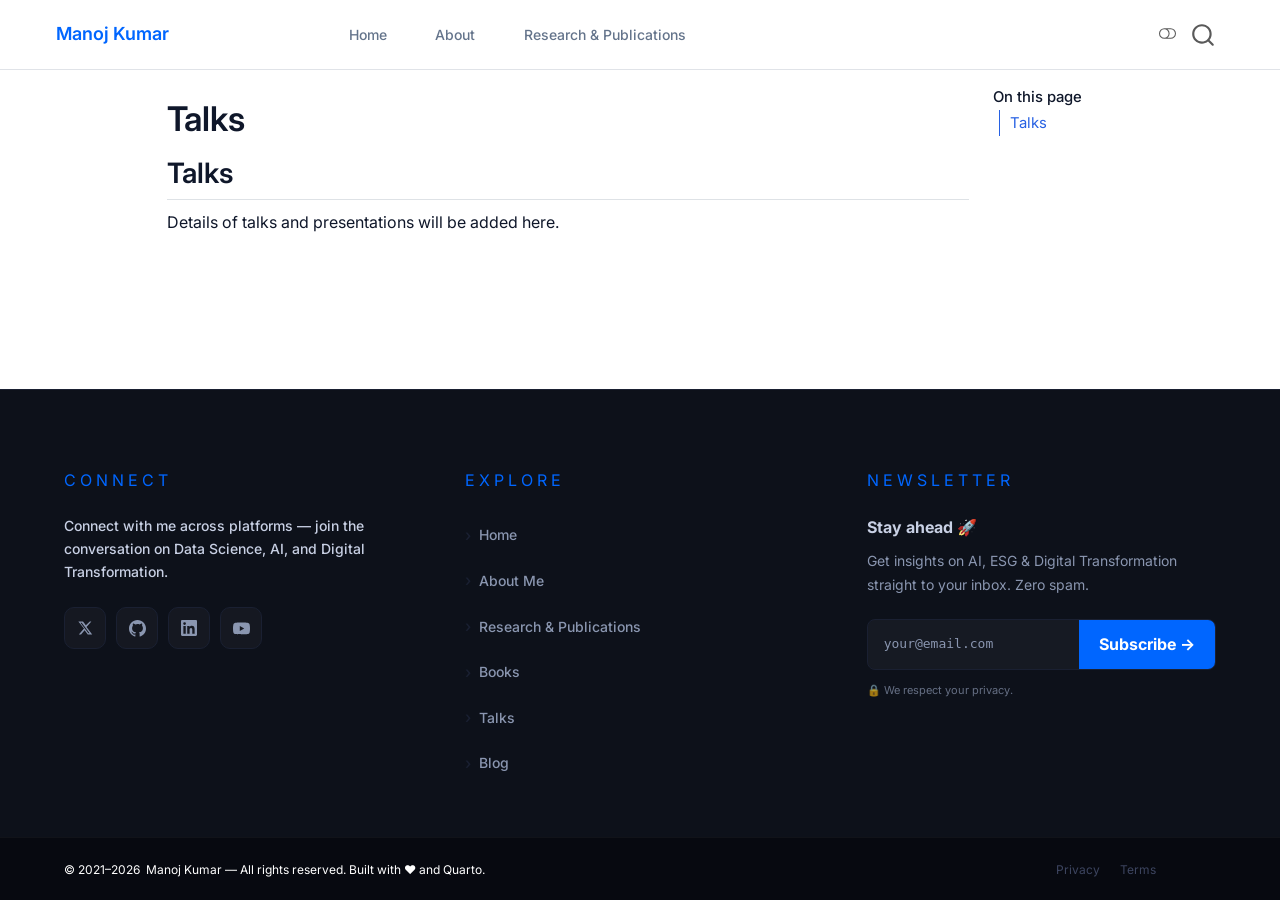
<file: docs/talks.html>
<!DOCTYPE html>
<html xmlns="http://www.w3.org/1999/xhtml" lang="en" xml:lang="en"><head>

<meta charset="utf-8">
<meta name="generator" content="quarto-1.8.27">

<meta name="viewport" content="width=device-width, initial-scale=1.0, user-scalable=yes">


<title>Talks – Manoj Kumar</title>
<style>
code{white-space: pre-wrap;}
span.smallcaps{font-variant: small-caps;}
div.columns{display: flex; gap: min(4vw, 1.5em);}
div.column{flex: auto; overflow-x: auto;}
div.hanging-indent{margin-left: 1.5em; text-indent: -1.5em;}
ul.task-list{list-style: none;}
ul.task-list li input[type="checkbox"] {
  width: 0.8em;
  margin: 0 0.8em 0.2em -1em; /* quarto-specific, see https://github.com/quarto-dev/quarto-cli/issues/4556 */ 
  vertical-align: middle;
}
</style>


<script src="site_libs/quarto-nav/quarto-nav.js"></script>
<script src="site_libs/clipboard/clipboard.min.js"></script>
<script src="site_libs/quarto-search/autocomplete.umd.js"></script>
<script src="site_libs/quarto-search/fuse.min.js"></script>
<script src="site_libs/quarto-search/quarto-search.js"></script>
<meta name="quarto:offset" content="./">
<script src="site_libs/quarto-html/quarto.js" type="module"></script>
<script src="site_libs/quarto-html/tabsets/tabsets.js" type="module"></script>
<script src="site_libs/quarto-html/axe/axe-check.js" type="module"></script>
<script src="site_libs/quarto-html/popper.min.js"></script>
<script src="site_libs/quarto-html/tippy.umd.min.js"></script>
<script src="site_libs/quarto-html/anchor.min.js"></script>
<link href="site_libs/quarto-html/tippy.css" rel="stylesheet">
<link href="site_libs/quarto-html/quarto-syntax-highlighting-ed96de9b727972fe78a7b5d16c58bf87.css" rel="stylesheet" class="quarto-color-scheme" id="quarto-text-highlighting-styles">
<link href="site_libs/quarto-html/quarto-syntax-highlighting-dark-4d9afe2b8d18ee9fa5d0d57b5ed4214d.css" rel="stylesheet" class="quarto-color-scheme quarto-color-alternate" id="quarto-text-highlighting-styles">
<link href="site_libs/quarto-html/quarto-syntax-highlighting-ed96de9b727972fe78a7b5d16c58bf87.css" rel="stylesheet" class="quarto-color-scheme-extra" id="quarto-text-highlighting-styles">
<script src="site_libs/bootstrap/bootstrap.min.js"></script>
<link href="site_libs/bootstrap/bootstrap-icons.css" rel="stylesheet">
<link href="site_libs/bootstrap/bootstrap-d3264854bef6d6e2e1e64f029da655b1.min.css" rel="stylesheet" append-hash="true" class="quarto-color-scheme" id="quarto-bootstrap" data-mode="light">
<link href="site_libs/bootstrap/bootstrap-dark-2e3606d5f43852cfc198a66f8206e9b9.min.css" rel="stylesheet" append-hash="true" class="quarto-color-scheme quarto-color-alternate" id="quarto-bootstrap" data-mode="dark">
<link href="site_libs/bootstrap/bootstrap-d3264854bef6d6e2e1e64f029da655b1.min.css" rel="stylesheet" append-hash="true" class="quarto-color-scheme-extra" id="quarto-bootstrap" data-mode="light">
<script id="quarto-search-options" type="application/json">{
  "location": "navbar",
  "copy-button": false,
  "collapse-after": 3,
  "panel-placement": "end",
  "type": "overlay",
  "limit": 50,
  "keyboard-shortcut": [
    "f",
    "/",
    "s"
  ],
  "language": {
    "search-no-results-text": "No results",
    "search-matching-documents-text": "matching documents",
    "search-copy-link-title": "Copy link to search",
    "search-hide-matches-text": "Hide additional matches",
    "search-more-match-text": "more match in this document",
    "search-more-matches-text": "more matches in this document",
    "search-clear-button-title": "Clear",
    "search-text-placeholder": "",
    "search-detached-cancel-button-title": "Cancel",
    "search-submit-button-title": "Submit",
    "search-label": "Search"
  }
}</script>


<link rel="stylesheet" href="styles/theme.css">
</head>

<body class="nav-fixed quarto-light"><script id="quarto-html-before-body" type="application/javascript">
    const toggleBodyColorMode = (bsSheetEl) => {
      const mode = bsSheetEl.getAttribute("data-mode");
      const bodyEl = window.document.querySelector("body");
      if (mode === "dark") {
        bodyEl.classList.add("quarto-dark");
        bodyEl.classList.remove("quarto-light");
      } else {
        bodyEl.classList.add("quarto-light");
        bodyEl.classList.remove("quarto-dark");
      }
    }
    const toggleBodyColorPrimary = () => {
      const bsSheetEl = window.document.querySelector("link#quarto-bootstrap:not([rel=disabled-stylesheet])");
      if (bsSheetEl) {
        toggleBodyColorMode(bsSheetEl);
      }
    }
    const setColorSchemeToggle = (alternate) => {
      const toggles = window.document.querySelectorAll('.quarto-color-scheme-toggle');
      for (let i=0; i < toggles.length; i++) {
        const toggle = toggles[i];
        if (toggle) {
          if (alternate) {
            toggle.classList.add("alternate");
          } else {
            toggle.classList.remove("alternate");
          }
        }
      }
    };
    const toggleColorMode = (alternate) => {
      // Switch the stylesheets
      const primaryStylesheets = window.document.querySelectorAll('link.quarto-color-scheme:not(.quarto-color-alternate)');
      const alternateStylesheets = window.document.querySelectorAll('link.quarto-color-scheme.quarto-color-alternate');
      manageTransitions('#quarto-margin-sidebar .nav-link', false);
      if (alternate) {
        // note: dark is layered on light, we don't disable primary!
        enableStylesheet(alternateStylesheets);
        for (const sheetNode of alternateStylesheets) {
          if (sheetNode.id === "quarto-bootstrap") {
            toggleBodyColorMode(sheetNode);
          }
        }
      } else {
        disableStylesheet(alternateStylesheets);
        enableStylesheet(primaryStylesheets)
        toggleBodyColorPrimary();
      }
      manageTransitions('#quarto-margin-sidebar .nav-link', true);
      // Switch the toggles
      setColorSchemeToggle(alternate)
      // Hack to workaround the fact that safari doesn't
      // properly recolor the scrollbar when toggling (#1455)
      if (navigator.userAgent.indexOf('Safari') > 0 && navigator.userAgent.indexOf('Chrome') == -1) {
        manageTransitions("body", false);
        window.scrollTo(0, 1);
        setTimeout(() => {
          window.scrollTo(0, 0);
          manageTransitions("body", true);
        }, 40);
      }
    }
    const disableStylesheet = (stylesheets) => {
      for (let i=0; i < stylesheets.length; i++) {
        const stylesheet = stylesheets[i];
        stylesheet.rel = 'disabled-stylesheet';
      }
    }
    const enableStylesheet = (stylesheets) => {
      for (let i=0; i < stylesheets.length; i++) {
        const stylesheet = stylesheets[i];
        if(stylesheet.rel !== 'stylesheet') { // for Chrome, which will still FOUC without this check
          stylesheet.rel = 'stylesheet';
        }
      }
    }
    const manageTransitions = (selector, allowTransitions) => {
      const els = window.document.querySelectorAll(selector);
      for (let i=0; i < els.length; i++) {
        const el = els[i];
        if (allowTransitions) {
          el.classList.remove('notransition');
        } else {
          el.classList.add('notransition');
        }
      }
    }
    const isFileUrl = () => {
      return window.location.protocol === 'file:';
    }
    const hasAlternateSentinel = () => {
      let styleSentinel = getColorSchemeSentinel();
      if (styleSentinel !== null) {
        return styleSentinel === "alternate";
      } else {
        return false;
      }
    }
    const setStyleSentinel = (alternate) => {
      const value = alternate ? "alternate" : "default";
      if (!isFileUrl()) {
        window.localStorage.setItem("quarto-color-scheme", value);
      } else {
        localAlternateSentinel = value;
      }
    }
    const getColorSchemeSentinel = () => {
      if (!isFileUrl()) {
        const storageValue = window.localStorage.getItem("quarto-color-scheme");
        return storageValue != null ? storageValue : localAlternateSentinel;
      } else {
        return localAlternateSentinel;
      }
    }
    const toggleGiscusIfUsed = (isAlternate, darkModeDefault) => {
      const baseTheme = document.querySelector('#giscus-base-theme')?.value ?? 'light';
      const alternateTheme = document.querySelector('#giscus-alt-theme')?.value ?? 'dark';
      let newTheme = '';
      if(authorPrefersDark) {
        newTheme = isAlternate ? baseTheme : alternateTheme;
      } else {
        newTheme = isAlternate ? alternateTheme : baseTheme;
      }
      const changeGiscusTheme = () => {
        // From: https://github.com/giscus/giscus/issues/336
        const sendMessage = (message) => {
          const iframe = document.querySelector('iframe.giscus-frame');
          if (!iframe) return;
          iframe.contentWindow.postMessage({ giscus: message }, 'https://giscus.app');
        }
        sendMessage({
          setConfig: {
            theme: newTheme
          }
        });
      }
      const isGiscussLoaded = window.document.querySelector('iframe.giscus-frame') !== null;
      if (isGiscussLoaded) {
        changeGiscusTheme();
      }
    };
    const authorPrefersDark = false;
    const darkModeDefault = authorPrefersDark;
      document.querySelector('link#quarto-text-highlighting-styles.quarto-color-scheme-extra').rel = 'disabled-stylesheet';
      document.querySelector('link#quarto-bootstrap.quarto-color-scheme-extra').rel = 'disabled-stylesheet';
    let localAlternateSentinel = darkModeDefault ? 'alternate' : 'default';
    // Dark / light mode switch
    window.quartoToggleColorScheme = () => {
      // Read the current dark / light value
      let toAlternate = !hasAlternateSentinel();
      toggleColorMode(toAlternate);
      setStyleSentinel(toAlternate);
      toggleGiscusIfUsed(toAlternate, darkModeDefault);
      window.dispatchEvent(new Event('resize'));
    };
    // Switch to dark mode if need be
    if (hasAlternateSentinel()) {
      toggleColorMode(true);
    } else {
      toggleColorMode(false);
    }
  </script>

<div id="quarto-search-results"></div>
  <header id="quarto-header" class="headroom fixed-top">
    <nav class="navbar navbar-expand-lg " data-bs-theme="dark">
      <div class="navbar-container container-fluid">
      <div class="navbar-brand-container mx-auto">
    <a class="navbar-brand" href="./index.html">
    <span class="navbar-title">Manoj Kumar</span>
    </a>
  </div>
            <div id="quarto-search" class="" title="Search"></div>
          <button class="navbar-toggler" type="button" data-bs-toggle="collapse" data-bs-target="#navbarCollapse" aria-controls="navbarCollapse" role="menu" aria-expanded="false" aria-label="Toggle navigation" onclick="if (window.quartoToggleHeadroom) { window.quartoToggleHeadroom(); }">
  <span class="navbar-toggler-icon"></span>
</button>
          <div class="collapse navbar-collapse" id="navbarCollapse">
            <ul class="navbar-nav navbar-nav-scroll me-auto">
  <li class="nav-item">
    <a class="nav-link" href="./index.html"> 
<span class="menu-text">Home</span></a>
  </li>  
  <li class="nav-item">
    <a class="nav-link" href="./about.html"> 
<span class="menu-text">About</span></a>
  </li>  
  <li class="nav-item">
    <a class="nav-link" href="./rnd.html"> 
<span class="menu-text">Research &amp; Publications</span></a>
  </li>  
</ul>
            <ul class="navbar-nav navbar-nav-scroll ms-auto">
</ul>
          </div> <!-- /navcollapse -->
            <div class="quarto-navbar-tools">
  <a href="" class="quarto-color-scheme-toggle quarto-navigation-tool  px-1" onclick="window.quartoToggleColorScheme(); return false;" title="Toggle dark mode"><i class="bi"></i></a>
</div>
      </div> <!-- /container-fluid -->
    </nav>
</header>
<!-- content -->
<div id="quarto-content" class="quarto-container page-columns page-rows-contents page-layout-full page-navbar">
<!-- sidebar -->
<!-- margin-sidebar -->
    <div id="quarto-margin-sidebar" class="sidebar margin-sidebar">
        <nav id="TOC" role="doc-toc" class="toc-active">
    <h2 id="toc-title">On this page</h2>
   
  <ul>
  <li><a href="#talks" id="toc-talks" class="nav-link active" data-scroll-target="#talks">Talks</a></li>
  </ul>
</nav>
    </div>
<!-- main -->
<main class="content column-body" id="quarto-document-content">


<header id="title-block-header" class="quarto-title-block default">
<div class="quarto-title">
<h1 class="title">Talks</h1>
</div>



<div class="quarto-title-meta column-body">

    
  
    
  </div>
  


</header>


<section id="talks" class="level2">
<h2 class="anchored" data-anchor-id="talks">Talks</h2>
<p>Details of talks and presentations will be added here.</p>


</section>

</main> <!-- /main -->
<footer id="site-footer" class="column-screen">

  <div class="footer-main">



    <div class="ft-col">

      <p class="ft-col-heading">Connect</p>

      <p class="ft-social-intro">Connect with me across platforms — join the conversation on Data Science, AI, and Digital Transformation.</p>

      <div class="ft-social-icons">

        <a href="#" class="social-icon tw" target="_blank" aria-label="Follow me on X">

          <svg xmlns="http://www.w3.org/2000/svg" width="16" height="16" viewbox="0 0 24 24" fill="currentColor"><path d="M18.244 2.25h3.308l-7.227 8.26 8.502 11.24H16.17l-4.714-6.231-5.401 6.231H2.744l7.734-8.836L2.02 2.25h6.988l4.26 5.636 5.975-5.636zm-1.161 17.52h1.833L7.084 4.126H5.117z"></path></svg>

        </a>

        <a href="#" class="social-icon gh" target="_blank" aria-label="My GitHub">

          <svg xmlns="http://www.w3.org/2000/svg" width="17" height="17" viewbox="0 0 24 24" fill="currentColor"><path d="M12 0C5.374 0 0 5.373 0 12c0 5.302 3.438 9.8 8.207 11.387.599.111.793-.261.793-.577v-2.234c-3.338.726-4.033-1.416-4.033-1.416-.546-1.387-1.333-1.756-1.333-1.756-1.089-.745.083-.729.083-.729 1.205.084 1.839 1.237 1.839 1.237 1.07 1.834 2.807 1.304 3.492.997.107-.775.418-1.305.762-1.604-2.665-.305-5.467-1.334-5.467-5.931 0-1.311.469-2.381 1.236-3.221-.124-.303-.535-1.524.117-3.176 0 0 1.008-.322 3.301 1.23A11.509 11.509 0 0 1 12 5.803c1.02.005 2.047.138 3.006.404 2.291-1.552 3.297-1.23 3.297-1.23.653 1.653.242 2.874.118 3.176.77.84 1.235 1.911 1.235 3.221 0 4.609-2.807 5.624-5.479 5.921.43.372.823 1.102.823 2.222v3.293c0 .319.192.694.801.576C20.566 21.797 24 17.3 24 12c0-6.627-5.373-12-12-12z"></path></svg>

        </a>

        <a href="#" class="social-icon li" target="_blank" aria-label="Connect on LinkedIn">

          <svg xmlns="http://www.w3.org/2000/svg" width="16" height="16" viewbox="0 0 24 24" fill="currentColor"><path d="M20.447 20.452h-3.554v-5.569c0-1.328-.027-3.037-1.852-3.037-1.853 0-2.136 1.445-2.136 2.939v5.667H9.351V9h3.414v1.561h.046c.477-.9 1.637-1.85 3.37-1.85 3.601 0 4.267 2.37 4.267 5.455v6.286zM5.337 7.433a2.062 2.062 0 0 1-2.063-2.065 2.064 2.064 0 1 1 2.063 2.065zm1.782 13.019H3.555V9h3.564v11.452zM22.225 0H1.771C.792 0 0 .774 0 1.729v20.542C0 23.227.792 24 1.771 24h20.451C23.2 24 24 23.227 24 22.271V1.729C24 .774 23.2 0 22.222 0h.003z"></path></svg>

        </a>

        <a href="#" class="social-icon yt" target="_blank" aria-label="My YouTube">

          <svg xmlns="http://www.w3.org/2000/svg" width="17" height="17" viewbox="0 0 24 24" fill="currentColor"><path d="M23.495 6.205a3.007 3.007 0 0 0-2.088-2.088c-1.87-.501-9.396-.501-9.396-.501s-7.507-.01-9.396.501A3.007 3.007 0 0 0 .527 6.205a31.247 31.247 0 0 0-.522 5.805 31.247 31.247 0 0 0 .522 5.783 3.007 3.007 0 0 0 2.088 2.088c1.868.502 9.396.502 9.396.502s7.506 0 9.396-.502a3.007 3.007 0 0 0 2.088-2.088 31.247 31.247 0 0 0 .5-5.783 31.247 31.247 0 0 0-.5-5.805zM9.609 15.601V8.408l6.264 3.602z"></path></svg>

        </a>

      </div>

    </div>



    <div class="ft-col">

      <p class="ft-col-heading">Explore</p>

      <ul class="ft-links-list">

        <li><a href="./index.html">Home</a></li>

        <li><a href="./about.html">About Me</a></li>

        <li><a href="./rnd.html">Research &amp; Publications</a></li>

        <li><a href="./books.html">Books</a></li>

        <li><a href="./talks.html">Talks</a></li>

        <li><a href="./blog.html">Blog</a></li>

      </ul>

    </div>



    <div class="ft-col">

      <p class="ft-col-heading">Newsletter</p>

      <div class="ft-newsletter-text">

        <strong>Stay ahead 🚀</strong>

        Get insights on AI, ESG &amp; Digital Transformation straight to your inbox. Zero spam.

      </div>

      <div class="newsletter-form">

        <input type="email" id="nl-email" placeholder="your@email.com" aria-label="Email address">

        <button type="button" id="nl-btn" onclick="handleSubscribe()">Subscribe →</button>

      </div>

      <p class="ft-privacy-note">🔒 We respect your privacy.</p>

    </div>



  </div>



  <div class="footer-copy">

    <div class="footer-copy-inner">

      <p class="copy-text">

        © 2021–<span id="copy-year"></span>&nbsp; Manoj Kumar — All rights reserved. Built with ❤️ and Quarto.

      </p>

      <ul class="copy-links">

        <li><a href="#">Privacy</a></li>

        <li><a href="#">Terms</a></li>

      </ul>

    </div>

  </div>

</footer>



<button id="go-top" aria-label="Scroll back to top">

  <svg viewbox="0 0 24 24" xmlns="http://www.w3.org/2000/svg">

    <polyline points="18 15 12 9 6 15"></polyline>

  </svg>

</button>



<script src="styles/scroll.js"></script>
<script id="quarto-html-after-body" type="application/javascript">
  window.document.addEventListener("DOMContentLoaded", function (event) {
    // Ensure there is a toggle, if there isn't float one in the top right
    if (window.document.querySelector('.quarto-color-scheme-toggle') === null) {
      const a = window.document.createElement('a');
      a.classList.add('top-right');
      a.classList.add('quarto-color-scheme-toggle');
      a.href = "";
      a.onclick = function() { try { window.quartoToggleColorScheme(); } catch {} return false; };
      const i = window.document.createElement("i");
      i.classList.add('bi');
      a.appendChild(i);
      window.document.body.appendChild(a);
    }
    setColorSchemeToggle(hasAlternateSentinel())
    const icon = "";
    const anchorJS = new window.AnchorJS();
    anchorJS.options = {
      placement: 'right',
      icon: icon
    };
    anchorJS.add('.anchored');
    const isCodeAnnotation = (el) => {
      for (const clz of el.classList) {
        if (clz.startsWith('code-annotation-')) {                     
          return true;
        }
      }
      return false;
    }
    const onCopySuccess = function(e) {
      // button target
      const button = e.trigger;
      // don't keep focus
      button.blur();
      // flash "checked"
      button.classList.add('code-copy-button-checked');
      var currentTitle = button.getAttribute("title");
      button.setAttribute("title", "Copied!");
      let tooltip;
      if (window.bootstrap) {
        button.setAttribute("data-bs-toggle", "tooltip");
        button.setAttribute("data-bs-placement", "left");
        button.setAttribute("data-bs-title", "Copied!");
        tooltip = new bootstrap.Tooltip(button, 
          { trigger: "manual", 
            customClass: "code-copy-button-tooltip",
            offset: [0, -8]});
        tooltip.show();    
      }
      setTimeout(function() {
        if (tooltip) {
          tooltip.hide();
          button.removeAttribute("data-bs-title");
          button.removeAttribute("data-bs-toggle");
          button.removeAttribute("data-bs-placement");
        }
        button.setAttribute("title", currentTitle);
        button.classList.remove('code-copy-button-checked');
      }, 1000);
      // clear code selection
      e.clearSelection();
    }
    const getTextToCopy = function(trigger) {
      const outerScaffold = trigger.parentElement.cloneNode(true);
      const codeEl = outerScaffold.querySelector('code');
      for (const childEl of codeEl.children) {
        if (isCodeAnnotation(childEl)) {
          childEl.remove();
        }
      }
      return codeEl.innerText;
    }
    const clipboard = new window.ClipboardJS('.code-copy-button:not([data-in-quarto-modal])', {
      text: getTextToCopy
    });
    clipboard.on('success', onCopySuccess);
    if (window.document.getElementById('quarto-embedded-source-code-modal')) {
      const clipboardModal = new window.ClipboardJS('.code-copy-button[data-in-quarto-modal]', {
        text: getTextToCopy,
        container: window.document.getElementById('quarto-embedded-source-code-modal')
      });
      clipboardModal.on('success', onCopySuccess);
    }
      var localhostRegex = new RegExp(/^(?:http|https):\/\/localhost\:?[0-9]*\//);
      var mailtoRegex = new RegExp(/^mailto:/);
        var filterRegex = new RegExp('/' + window.location.host + '/');
      var isInternal = (href) => {
          return filterRegex.test(href) || localhostRegex.test(href) || mailtoRegex.test(href);
      }
      // Inspect non-navigation links and adorn them if external
     var links = window.document.querySelectorAll('a[href]:not(.nav-link):not(.navbar-brand):not(.toc-action):not(.sidebar-link):not(.sidebar-item-toggle):not(.pagination-link):not(.no-external):not([aria-hidden]):not(.dropdown-item):not(.quarto-navigation-tool):not(.about-link)');
      for (var i=0; i<links.length; i++) {
        const link = links[i];
        if (!isInternal(link.href)) {
          // undo the damage that might have been done by quarto-nav.js in the case of
          // links that we want to consider external
          if (link.dataset.originalHref !== undefined) {
            link.href = link.dataset.originalHref;
          }
        }
      }
    function tippyHover(el, contentFn, onTriggerFn, onUntriggerFn) {
      const config = {
        allowHTML: true,
        maxWidth: 500,
        delay: 100,
        arrow: false,
        appendTo: function(el) {
            return el.parentElement;
        },
        interactive: true,
        interactiveBorder: 10,
        theme: 'quarto',
        placement: 'bottom-start',
      };
      if (contentFn) {
        config.content = contentFn;
      }
      if (onTriggerFn) {
        config.onTrigger = onTriggerFn;
      }
      if (onUntriggerFn) {
        config.onUntrigger = onUntriggerFn;
      }
      window.tippy(el, config); 
    }
    const noterefs = window.document.querySelectorAll('a[role="doc-noteref"]');
    for (var i=0; i<noterefs.length; i++) {
      const ref = noterefs[i];
      tippyHover(ref, function() {
        // use id or data attribute instead here
        let href = ref.getAttribute('data-footnote-href') || ref.getAttribute('href');
        try { href = new URL(href).hash; } catch {}
        const id = href.replace(/^#\/?/, "");
        const note = window.document.getElementById(id);
        if (note) {
          return note.innerHTML;
        } else {
          return "";
        }
      });
    }
    const xrefs = window.document.querySelectorAll('a.quarto-xref');
    const processXRef = (id, note) => {
      // Strip column container classes
      const stripColumnClz = (el) => {
        el.classList.remove("page-full", "page-columns");
        if (el.children) {
          for (const child of el.children) {
            stripColumnClz(child);
          }
        }
      }
      stripColumnClz(note)
      if (id === null || id.startsWith('sec-')) {
        // Special case sections, only their first couple elements
        const container = document.createElement("div");
        if (note.children && note.children.length > 2) {
          container.appendChild(note.children[0].cloneNode(true));
          for (let i = 1; i < note.children.length; i++) {
            const child = note.children[i];
            if (child.tagName === "P" && child.innerText === "") {
              continue;
            } else {
              container.appendChild(child.cloneNode(true));
              break;
            }
          }
          if (window.Quarto?.typesetMath) {
            window.Quarto.typesetMath(container);
          }
          return container.innerHTML
        } else {
          if (window.Quarto?.typesetMath) {
            window.Quarto.typesetMath(note);
          }
          return note.innerHTML;
        }
      } else {
        // Remove any anchor links if they are present
        const anchorLink = note.querySelector('a.anchorjs-link');
        if (anchorLink) {
          anchorLink.remove();
        }
        if (window.Quarto?.typesetMath) {
          window.Quarto.typesetMath(note);
        }
        if (note.classList.contains("callout")) {
          return note.outerHTML;
        } else {
          return note.innerHTML;
        }
      }
    }
    for (var i=0; i<xrefs.length; i++) {
      const xref = xrefs[i];
      tippyHover(xref, undefined, function(instance) {
        instance.disable();
        let url = xref.getAttribute('href');
        let hash = undefined; 
        if (url.startsWith('#')) {
          hash = url;
        } else {
          try { hash = new URL(url).hash; } catch {}
        }
        if (hash) {
          const id = hash.replace(/^#\/?/, "");
          const note = window.document.getElementById(id);
          if (note !== null) {
            try {
              const html = processXRef(id, note.cloneNode(true));
              instance.setContent(html);
            } finally {
              instance.enable();
              instance.show();
            }
          } else {
            // See if we can fetch this
            fetch(url.split('#')[0])
            .then(res => res.text())
            .then(html => {
              const parser = new DOMParser();
              const htmlDoc = parser.parseFromString(html, "text/html");
              const note = htmlDoc.getElementById(id);
              if (note !== null) {
                const html = processXRef(id, note);
                instance.setContent(html);
              } 
            }).finally(() => {
              instance.enable();
              instance.show();
            });
          }
        } else {
          // See if we can fetch a full url (with no hash to target)
          // This is a special case and we should probably do some content thinning / targeting
          fetch(url)
          .then(res => res.text())
          .then(html => {
            const parser = new DOMParser();
            const htmlDoc = parser.parseFromString(html, "text/html");
            const note = htmlDoc.querySelector('main.content');
            if (note !== null) {
              // This should only happen for chapter cross references
              // (since there is no id in the URL)
              // remove the first header
              if (note.children.length > 0 && note.children[0].tagName === "HEADER") {
                note.children[0].remove();
              }
              const html = processXRef(null, note);
              instance.setContent(html);
            } 
          }).finally(() => {
            instance.enable();
            instance.show();
          });
        }
      }, function(instance) {
      });
    }
        let selectedAnnoteEl;
        const selectorForAnnotation = ( cell, annotation) => {
          let cellAttr = 'data-code-cell="' + cell + '"';
          let lineAttr = 'data-code-annotation="' +  annotation + '"';
          const selector = 'span[' + cellAttr + '][' + lineAttr + ']';
          return selector;
        }
        const selectCodeLines = (annoteEl) => {
          const doc = window.document;
          const targetCell = annoteEl.getAttribute("data-target-cell");
          const targetAnnotation = annoteEl.getAttribute("data-target-annotation");
          const annoteSpan = window.document.querySelector(selectorForAnnotation(targetCell, targetAnnotation));
          const lines = annoteSpan.getAttribute("data-code-lines").split(",");
          const lineIds = lines.map((line) => {
            return targetCell + "-" + line;
          })
          let top = null;
          let height = null;
          let parent = null;
          if (lineIds.length > 0) {
              //compute the position of the single el (top and bottom and make a div)
              const el = window.document.getElementById(lineIds[0]);
              top = el.offsetTop;
              height = el.offsetHeight;
              parent = el.parentElement.parentElement;
            if (lineIds.length > 1) {
              const lastEl = window.document.getElementById(lineIds[lineIds.length - 1]);
              const bottom = lastEl.offsetTop + lastEl.offsetHeight;
              height = bottom - top;
            }
            if (top !== null && height !== null && parent !== null) {
              // cook up a div (if necessary) and position it 
              let div = window.document.getElementById("code-annotation-line-highlight");
              if (div === null) {
                div = window.document.createElement("div");
                div.setAttribute("id", "code-annotation-line-highlight");
                div.style.position = 'absolute';
                parent.appendChild(div);
              }
              div.style.top = top - 2 + "px";
              div.style.height = height + 4 + "px";
              div.style.left = 0;
              let gutterDiv = window.document.getElementById("code-annotation-line-highlight-gutter");
              if (gutterDiv === null) {
                gutterDiv = window.document.createElement("div");
                gutterDiv.setAttribute("id", "code-annotation-line-highlight-gutter");
                gutterDiv.style.position = 'absolute';
                const codeCell = window.document.getElementById(targetCell);
                const gutter = codeCell.querySelector('.code-annotation-gutter');
                gutter.appendChild(gutterDiv);
              }
              gutterDiv.style.top = top - 2 + "px";
              gutterDiv.style.height = height + 4 + "px";
            }
            selectedAnnoteEl = annoteEl;
          }
        };
        const unselectCodeLines = () => {
          const elementsIds = ["code-annotation-line-highlight", "code-annotation-line-highlight-gutter"];
          elementsIds.forEach((elId) => {
            const div = window.document.getElementById(elId);
            if (div) {
              div.remove();
            }
          });
          selectedAnnoteEl = undefined;
        };
          // Handle positioning of the toggle
      window.addEventListener(
        "resize",
        throttle(() => {
          elRect = undefined;
          if (selectedAnnoteEl) {
            selectCodeLines(selectedAnnoteEl);
          }
        }, 10)
      );
      function throttle(fn, ms) {
      let throttle = false;
      let timer;
        return (...args) => {
          if(!throttle) { // first call gets through
              fn.apply(this, args);
              throttle = true;
          } else { // all the others get throttled
              if(timer) clearTimeout(timer); // cancel #2
              timer = setTimeout(() => {
                fn.apply(this, args);
                timer = throttle = false;
              }, ms);
          }
        };
      }
        // Attach click handler to the DT
        const annoteDls = window.document.querySelectorAll('dt[data-target-cell]');
        for (const annoteDlNode of annoteDls) {
          annoteDlNode.addEventListener('click', (event) => {
            const clickedEl = event.target;
            if (clickedEl !== selectedAnnoteEl) {
              unselectCodeLines();
              const activeEl = window.document.querySelector('dt[data-target-cell].code-annotation-active');
              if (activeEl) {
                activeEl.classList.remove('code-annotation-active');
              }
              selectCodeLines(clickedEl);
              clickedEl.classList.add('code-annotation-active');
            } else {
              // Unselect the line
              unselectCodeLines();
              clickedEl.classList.remove('code-annotation-active');
            }
          });
        }
    const findCites = (el) => {
      const parentEl = el.parentElement;
      if (parentEl) {
        const cites = parentEl.dataset.cites;
        if (cites) {
          return {
            el,
            cites: cites.split(' ')
          };
        } else {
          return findCites(el.parentElement)
        }
      } else {
        return undefined;
      }
    };
    var bibliorefs = window.document.querySelectorAll('a[role="doc-biblioref"]');
    for (var i=0; i<bibliorefs.length; i++) {
      const ref = bibliorefs[i];
      const citeInfo = findCites(ref);
      if (citeInfo) {
        tippyHover(citeInfo.el, function() {
          var popup = window.document.createElement('div');
          citeInfo.cites.forEach(function(cite) {
            var citeDiv = window.document.createElement('div');
            citeDiv.classList.add('hanging-indent');
            citeDiv.classList.add('csl-entry');
            var biblioDiv = window.document.getElementById('ref-' + cite);
            if (biblioDiv) {
              citeDiv.innerHTML = biblioDiv.innerHTML;
            }
            popup.appendChild(citeDiv);
          });
          return popup.innerHTML;
        });
      }
    }
  });
  </script>
</div> <!-- /content -->




</body></html>
</file>
<file: docs/site_libs/quarto-html/tippy.css>
.tippy-box[data-animation=fade][data-state=hidden]{opacity:0}[data-tippy-root]{max-width:calc(100vw - 10px)}.tippy-box{position:relative;background-color:#333;color:#fff;border-radius:4px;font-size:14px;line-height:1.4;white-space:normal;outline:0;transition-property:transform,visibility,opacity}.tippy-box[data-placement^=top]>.tippy-arrow{bottom:0}.tippy-box[data-placement^=top]>.tippy-arrow:before{bottom:-7px;left:0;border-width:8px 8px 0;border-top-color:initial;transform-origin:center top}.tippy-box[data-placement^=bottom]>.tippy-arrow{top:0}.tippy-box[data-placement^=bottom]>.tippy-arrow:before{top:-7px;left:0;border-width:0 8px 8px;border-bottom-color:initial;transform-origin:center bottom}.tippy-box[data-placement^=left]>.tippy-arrow{right:0}.tippy-box[data-placement^=left]>.tippy-arrow:before{border-width:8px 0 8px 8px;border-left-color:initial;right:-7px;transform-origin:center left}.tippy-box[data-placement^=right]>.tippy-arrow{left:0}.tippy-box[data-placement^=right]>.tippy-arrow:before{left:-7px;border-width:8px 8px 8px 0;border-right-color:initial;transform-origin:center right}.tippy-box[data-inertia][data-state=visible]{transition-timing-function:cubic-bezier(.54,1.5,.38,1.11)}.tippy-arrow{width:16px;height:16px;color:#333}.tippy-arrow:before{content:"";position:absolute;border-color:transparent;border-style:solid}.tippy-content{position:relative;padding:5px 9px;z-index:1}
</file>
<file: docs/site_libs/quarto-html/quarto-syntax-highlighting-ed96de9b727972fe78a7b5d16c58bf87.css>
/* quarto syntax highlight colors */
:root {
  --quarto-hl-ot-color: #003B4F;
  --quarto-hl-at-color: #657422;
  --quarto-hl-ss-color: #20794D;
  --quarto-hl-an-color: #5E5E5E;
  --quarto-hl-fu-color: #4758AB;
  --quarto-hl-st-color: #20794D;
  --quarto-hl-cf-color: #003B4F;
  --quarto-hl-op-color: #5E5E5E;
  --quarto-hl-er-color: #AD0000;
  --quarto-hl-bn-color: #AD0000;
  --quarto-hl-al-color: #AD0000;
  --quarto-hl-va-color: #111111;
  --quarto-hl-bu-color: inherit;
  --quarto-hl-ex-color: inherit;
  --quarto-hl-pp-color: #AD0000;
  --quarto-hl-in-color: #5E5E5E;
  --quarto-hl-vs-color: #20794D;
  --quarto-hl-wa-color: #5E5E5E;
  --quarto-hl-do-color: #5E5E5E;
  --quarto-hl-im-color: #00769E;
  --quarto-hl-ch-color: #20794D;
  --quarto-hl-dt-color: #AD0000;
  --quarto-hl-fl-color: #AD0000;
  --quarto-hl-co-color: #5E5E5E;
  --quarto-hl-cv-color: #5E5E5E;
  --quarto-hl-cn-color: #8f5902;
  --quarto-hl-sc-color: #5E5E5E;
  --quarto-hl-dv-color: #AD0000;
  --quarto-hl-kw-color: #003B4F;
}

/* other quarto variables */
:root {
  --quarto-font-monospace: SFMono-Regular, Menlo, Monaco, Consolas, "Liberation Mono", "Courier New", monospace;
}

/* syntax highlight based on Pandoc's rules */
pre > code.sourceCode > span {
  color: #003B4F;
}

code.sourceCode > span {
  color: #003B4F;
}

div.sourceCode,
div.sourceCode pre.sourceCode {
  color: #003B4F;
}

/* Normal */
code span {
  color: #003B4F;
}

/* Alert */
code span.al {
  color: #AD0000;
  font-style: inherit;
}

/* Annotation */
code span.an {
  color: #5E5E5E;
  font-style: inherit;
}

/* Attribute */
code span.at {
  color: #657422;
  font-style: inherit;
}

/* BaseN */
code span.bn {
  color: #AD0000;
  font-style: inherit;
}

/* BuiltIn */
code span.bu {
  font-style: inherit;
}

/* ControlFlow */
code span.cf {
  color: #003B4F;
  font-weight: bold;
  font-style: inherit;
}

/* Char */
code span.ch {
  color: #20794D;
  font-style: inherit;
}

/* Constant */
code span.cn {
  color: #8f5902;
  font-style: inherit;
}

/* Comment */
code span.co {
  color: #5E5E5E;
  font-style: inherit;
}

/* CommentVar */
code span.cv {
  color: #5E5E5E;
  font-style: italic;
}

/* Documentation */
code span.do {
  color: #5E5E5E;
  font-style: italic;
}

/* DataType */
code span.dt {
  color: #AD0000;
  font-style: inherit;
}

/* DecVal */
code span.dv {
  color: #AD0000;
  font-style: inherit;
}

/* Error */
code span.er {
  color: #AD0000;
  font-style: inherit;
}

/* Extension */
code span.ex {
  font-style: inherit;
}

/* Float */
code span.fl {
  color: #AD0000;
  font-style: inherit;
}

/* Function */
code span.fu {
  color: #4758AB;
  font-style: inherit;
}

/* Import */
code span.im {
  color: #00769E;
  font-style: inherit;
}

/* Information */
code span.in {
  color: #5E5E5E;
  font-style: inherit;
}

/* Keyword */
code span.kw {
  color: #003B4F;
  font-weight: bold;
  font-style: inherit;
}

/* Operator */
code span.op {
  color: #5E5E5E;
  font-style: inherit;
}

/* Other */
code span.ot {
  color: #003B4F;
  font-style: inherit;
}

/* Preprocessor */
code span.pp {
  color: #AD0000;
  font-style: inherit;
}

/* SpecialChar */
code span.sc {
  color: #5E5E5E;
  font-style: inherit;
}

/* SpecialString */
code span.ss {
  color: #20794D;
  font-style: inherit;
}

/* String */
code span.st {
  color: #20794D;
  font-style: inherit;
}

/* Variable */
code span.va {
  color: #111111;
  font-style: inherit;
}

/* VerbatimString */
code span.vs {
  color: #20794D;
  font-style: inherit;
}

/* Warning */
code span.wa {
  color: #5E5E5E;
  font-style: italic;
}

.prevent-inlining {
  content: "</";
}

/*# sourceMappingURL=0920dd6d7437995b8cdf7429764427b1.css.map */
</file>
<file: docs/site_libs/quarto-html/quarto-syntax-highlighting-dark-4d9afe2b8d18ee9fa5d0d57b5ed4214d.css>
/* quarto syntax highlight colors */
:root {
  --quarto-hl-al-color: #f07178;
  --quarto-hl-an-color: #d4d0ab;
  --quarto-hl-at-color: #00e0e0;
  --quarto-hl-bn-color: #d4d0ab;
  --quarto-hl-bu-color: #abe338;
  --quarto-hl-ch-color: #abe338;
  --quarto-hl-co-color: #f8f8f2;
  --quarto-hl-cv-color: #ffd700;
  --quarto-hl-cn-color: #ffd700;
  --quarto-hl-cf-color: #ffa07a;
  --quarto-hl-dt-color: #ffa07a;
  --quarto-hl-dv-color: #d4d0ab;
  --quarto-hl-do-color: #f8f8f2;
  --quarto-hl-er-color: #f07178;
  --quarto-hl-ex-color: #00e0e0;
  --quarto-hl-fl-color: #d4d0ab;
  --quarto-hl-fu-color: #ffa07a;
  --quarto-hl-im-color: #abe338;
  --quarto-hl-in-color: #d4d0ab;
  --quarto-hl-kw-color: #ffa07a;
  --quarto-hl-op-color: #ffa07a;
  --quarto-hl-ot-color: #00e0e0;
  --quarto-hl-pp-color: #dcc6e0;
  --quarto-hl-re-color: #00e0e0;
  --quarto-hl-sc-color: #abe338;
  --quarto-hl-ss-color: #abe338;
  --quarto-hl-st-color: #abe338;
  --quarto-hl-va-color: #00e0e0;
  --quarto-hl-vs-color: #abe338;
  --quarto-hl-wa-color: #dcc6e0;
}

/* other quarto variables */
:root {
  --quarto-font-monospace: SFMono-Regular, Menlo, Monaco, Consolas, "Liberation Mono", "Courier New", monospace;
}

/* syntax highlight based on Pandoc's rules */
pre > code.sourceCode > span {
  color: #f8f8f2;
}

code.sourceCode > span {
  color: #f8f8f2;
}

div.sourceCode,
div.sourceCode pre.sourceCode {
  color: #f8f8f2;
}

/* Normal */
code span {
  color: #f8f8f2;
}

/* Alert */
code span.al {
  color: #f07178;
}

/* Annotation */
code span.an {
  color: #d4d0ab;
}

/* Attribute */
code span.at {
  color: #00e0e0;
}

/* BaseN */
code span.bn {
  color: #d4d0ab;
}

/* BuiltIn */
code span.bu {
  color: #abe338;
}

/* ControlFlow */
code span.cf {
  font-weight: bold;
  color: #ffa07a;
}

/* Char */
code span.ch {
  color: #abe338;
}

/* Constant */
code span.cn {
  color: #ffd700;
}

/* Comment */
code span.co {
  font-style: italic;
  color: #f8f8f2;
}

/* CommentVar */
code span.cv {
  color: #ffd700;
}

/* Documentation */
code span.do {
  color: #f8f8f2;
}

/* DataType */
code span.dt {
  color: #ffa07a;
}

/* DecVal */
code span.dv {
  color: #d4d0ab;
}

/* Error */
code span.er {
  color: #f07178;
  text-decoration: underline;
}

/* Extension */
code span.ex {
  font-weight: bold;
  color: #00e0e0;
}

/* Float */
code span.fl {
  color: #d4d0ab;
}

/* Function */
code span.fu {
  color: #ffa07a;
}

/* Import */
code span.im {
  color: #abe338;
}

/* Information */
code span.in {
  color: #d4d0ab;
}

/* Keyword */
code span.kw {
  font-weight: bold;
  color: #ffa07a;
}

/* Operator */
code span.op {
  color: #ffa07a;
}

/* Other */
code span.ot {
  color: #00e0e0;
}

/* Preprocessor */
code span.pp {
  color: #dcc6e0;
}

/* RegionMarker */
code span.re {
  background-color: #f8f8f2;
  color: #00e0e0;
}

/* SpecialChar */
code span.sc {
  color: #abe338;
}

/* SpecialString */
code span.ss {
  color: #abe338;
}

/* String */
code span.st {
  color: #abe338;
}

/* Variable */
code span.va {
  color: #00e0e0;
}

/* VerbatimString */
code span.vs {
  color: #abe338;
}

/* Warning */
code span.wa {
  color: #dcc6e0;
}

.prevent-inlining {
  content: "</";
}

/*# sourceMappingURL=86edf53ecdff796acf02dbceed379426.css.map */
</file>
<file: docs/styles/theme.css>
/* =========================================
   GOOGLE FONT (SIGNATURE)
========================================= */
@import url('https://fonts.googleapis.com/css2?family=Great+Vibes&display=swap');

/* =========================================
   IMPORT BRAND
========================================= */
@import url("brand.css");

/* =========================================
   IMPORT COMPONENTS
========================================= */
@import url("components/navbar.css");
@import url("components/buttons.css");
@import url("components/hero.css");
@import url("components/footer.css");
@import url("components/cards.css");

/* =========================================
   IMPORT PAGES
========================================= */
@import url("pages/homepage.css");
@import url("pages/books.css");
@import url("pages/rnd.css");
@import url("pages/about.css");

/* =========================================
   BASE GLOBAL STYLES
========================================= */

body {
  font-family: var(--font-family-base);
  font-size: var(--font-size-base);
  line-height: var(--line-height-base);
  color: var(--text-main);
  background-color: var(--background);
  overflow-x: hidden;
}

/* HEADINGS */
h1, h2, h3, h4, h5, h6 {
  font-family: var(--font-heading);
  color: var(--text-main);
  margin-bottom: var(--spacing-sm);
}

/* LINKS */
a {
  color: var(--primary);
  text-decoration: none;
  transition: all 0.25s ease;
}

a:hover {
  color: var(--primary-dark);
}

/* =========================================
   GLOBAL LAYOUT CONTROL
========================================= */

.container-fluid {
  padding-left: var(--spacing-lg);
  padding-right: var(--spacing-lg);
}

/* =========================================
   DARK MODE (CLEAN + MODERN)
========================================= */

body.quarto-dark {
  background-color: #020617;
  color: #E2E8F0;
}

body.quarto-dark .navbar {
  background-color: #0F172A;
  border-bottom: 1px solid rgba(255,255,255,0.08);
}

body.quarto-dark h1,
body.quarto-dark h2,
body.quarto-dark h3,
body.quarto-dark h4,
body.quarto-dark h5,
body.quarto-dark h6 {
  color: #F8FAFC;
}

body.quarto-dark a {
  color: #66A3FF;
}

body.quarto-dark a:hover {
  color: #A78BFA;
}

body.quarto-dark .navbar-nav .nav-link {
  color: #CBD5E1;
}

body.quarto-dark .navbar-nav .nav-link:hover {
  color: #FFFFFF;
}

/* =========================================
   SCROLL ANIMATION (ELITE)
========================================= */

.reveal {
  opacity: 0;
  transform: translateY(40px);
  transition: all 0.8s ease;
}

.reveal.active {
  opacity: 1;
  transform: translateY(0);
} 

/* =========================================
   GLOBAL RESPONSIVE (SAFE ONLY)
========================================= */

/* TABLET */
@media (max-width: 992px) {
  .container-fluid {
    padding-left: var(--spacing-md);
    padding-right: var(--spacing-md);
  }
}

/* MOBILE */
@media (max-width: 576px) {
  body {
    font-size: 14px;
  }
  h1 {
    font-size: 26px;
  }
  h2 {
    font-size: 22px;
  }
}
</file>
